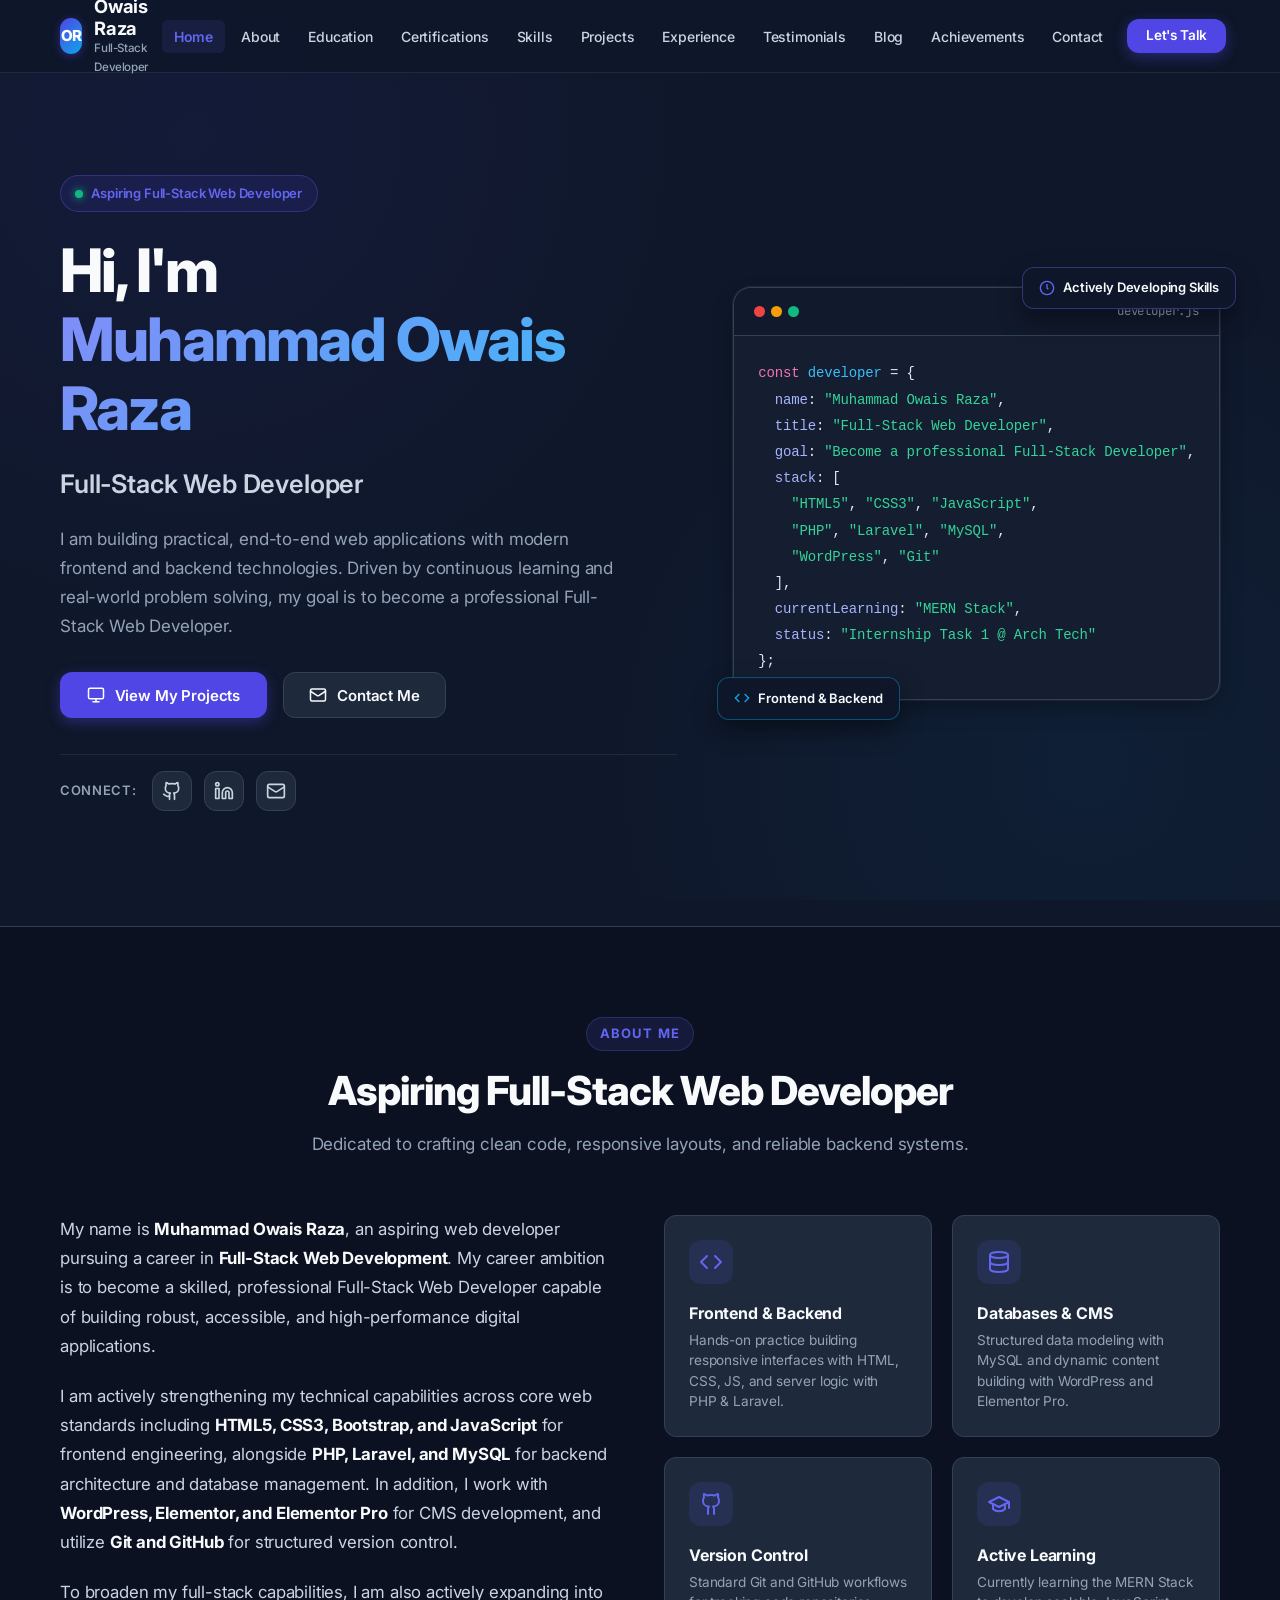
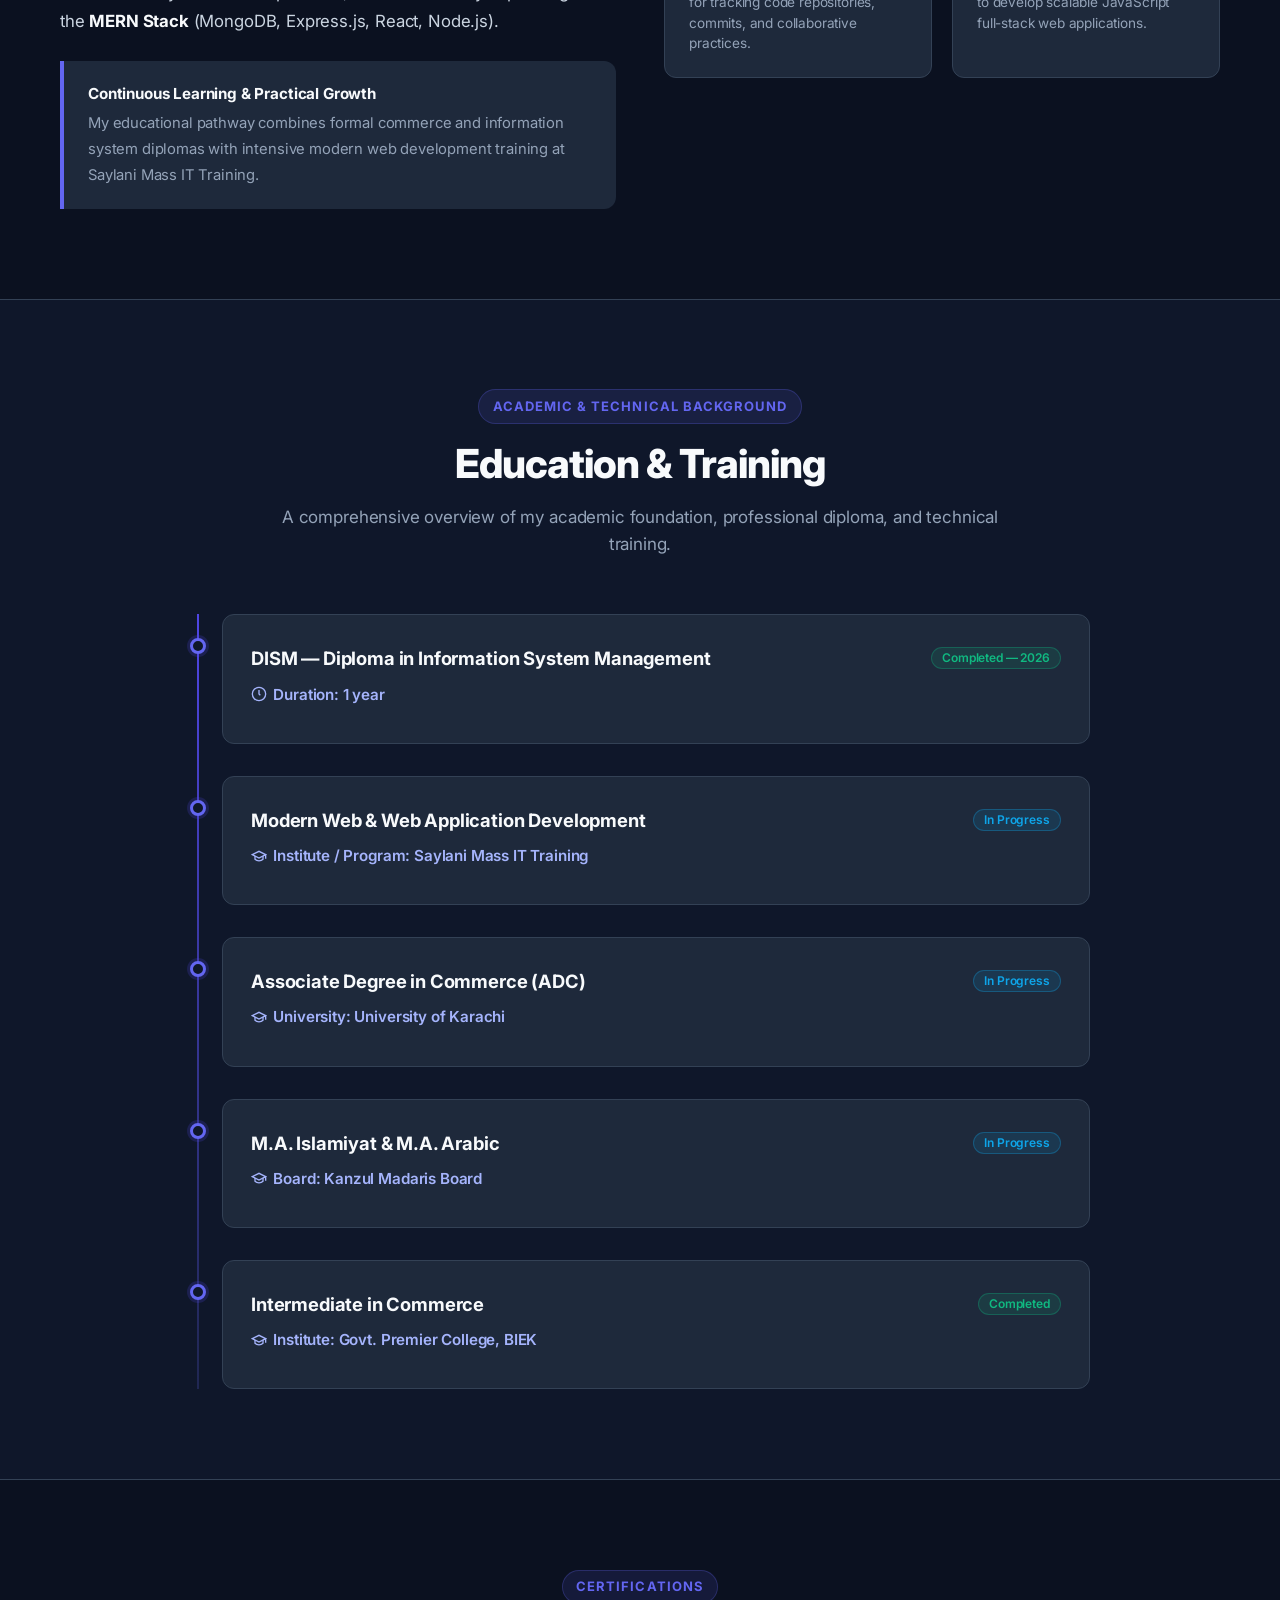
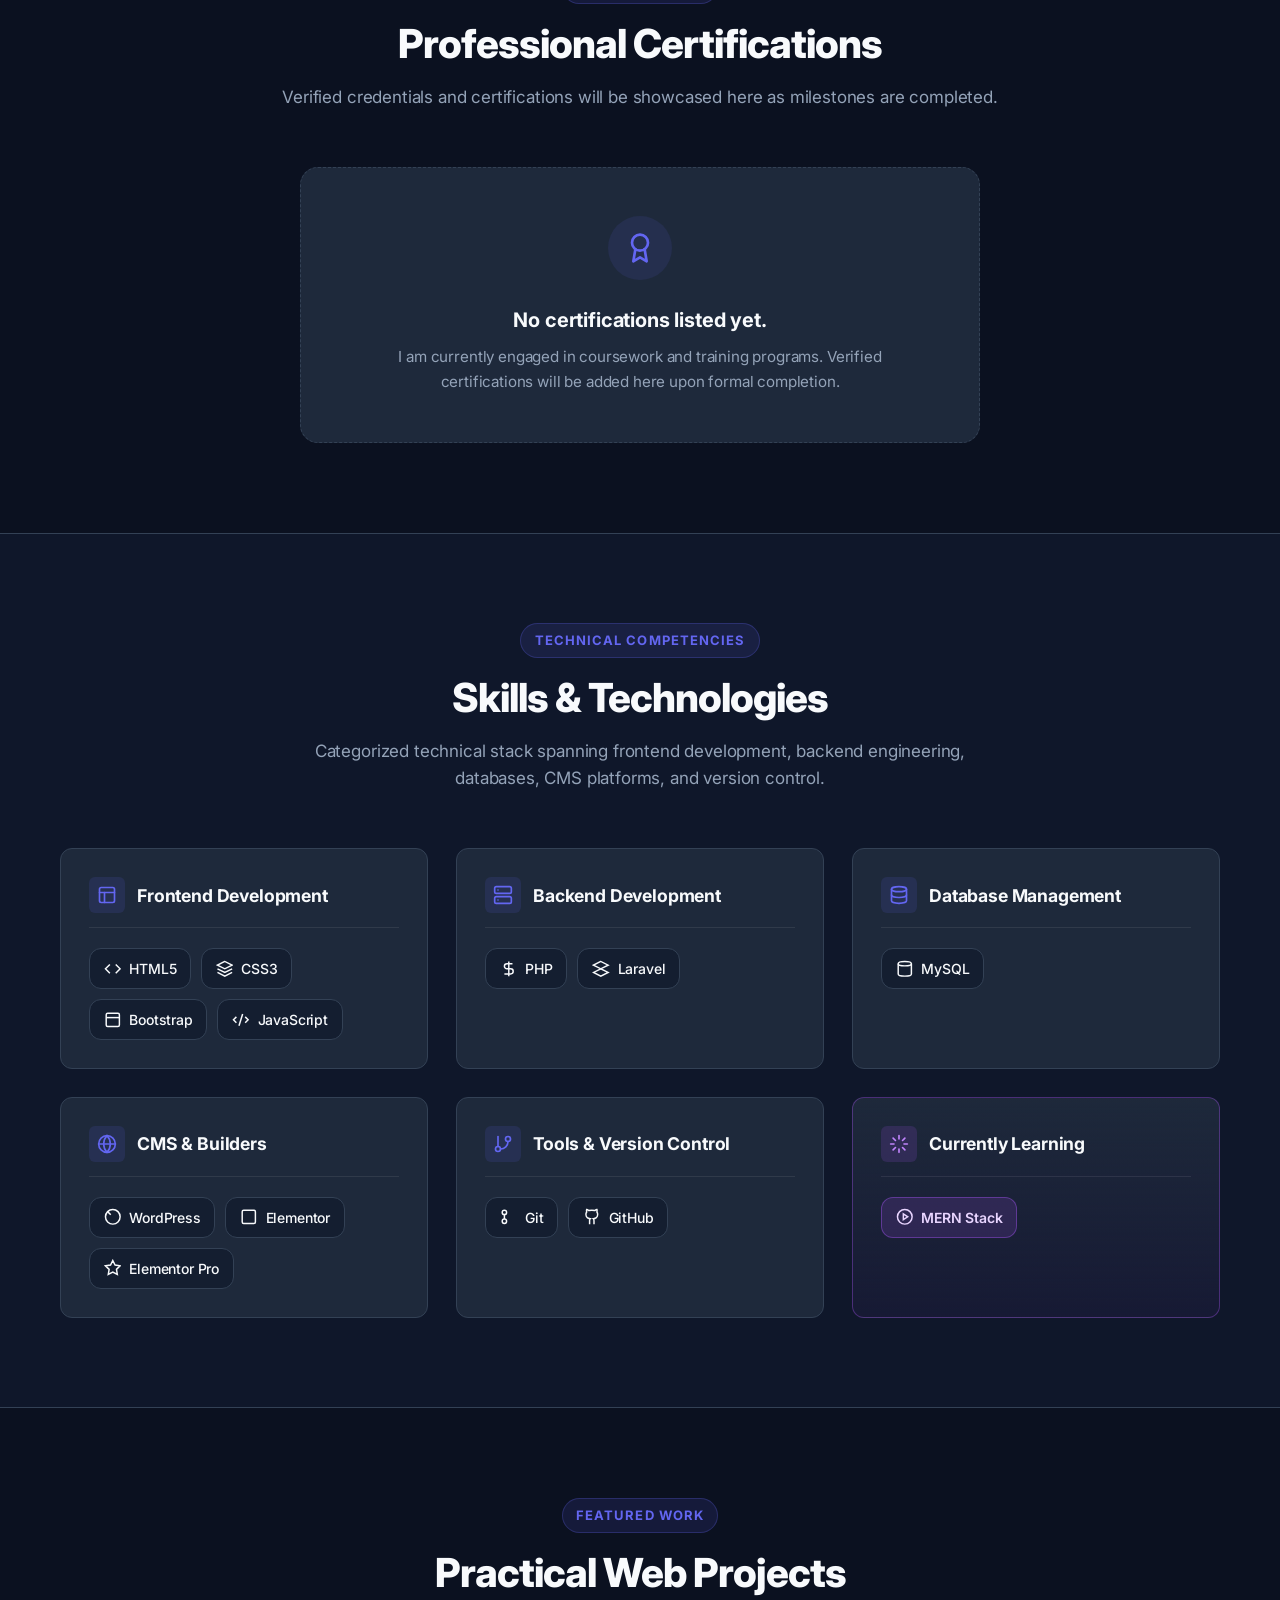
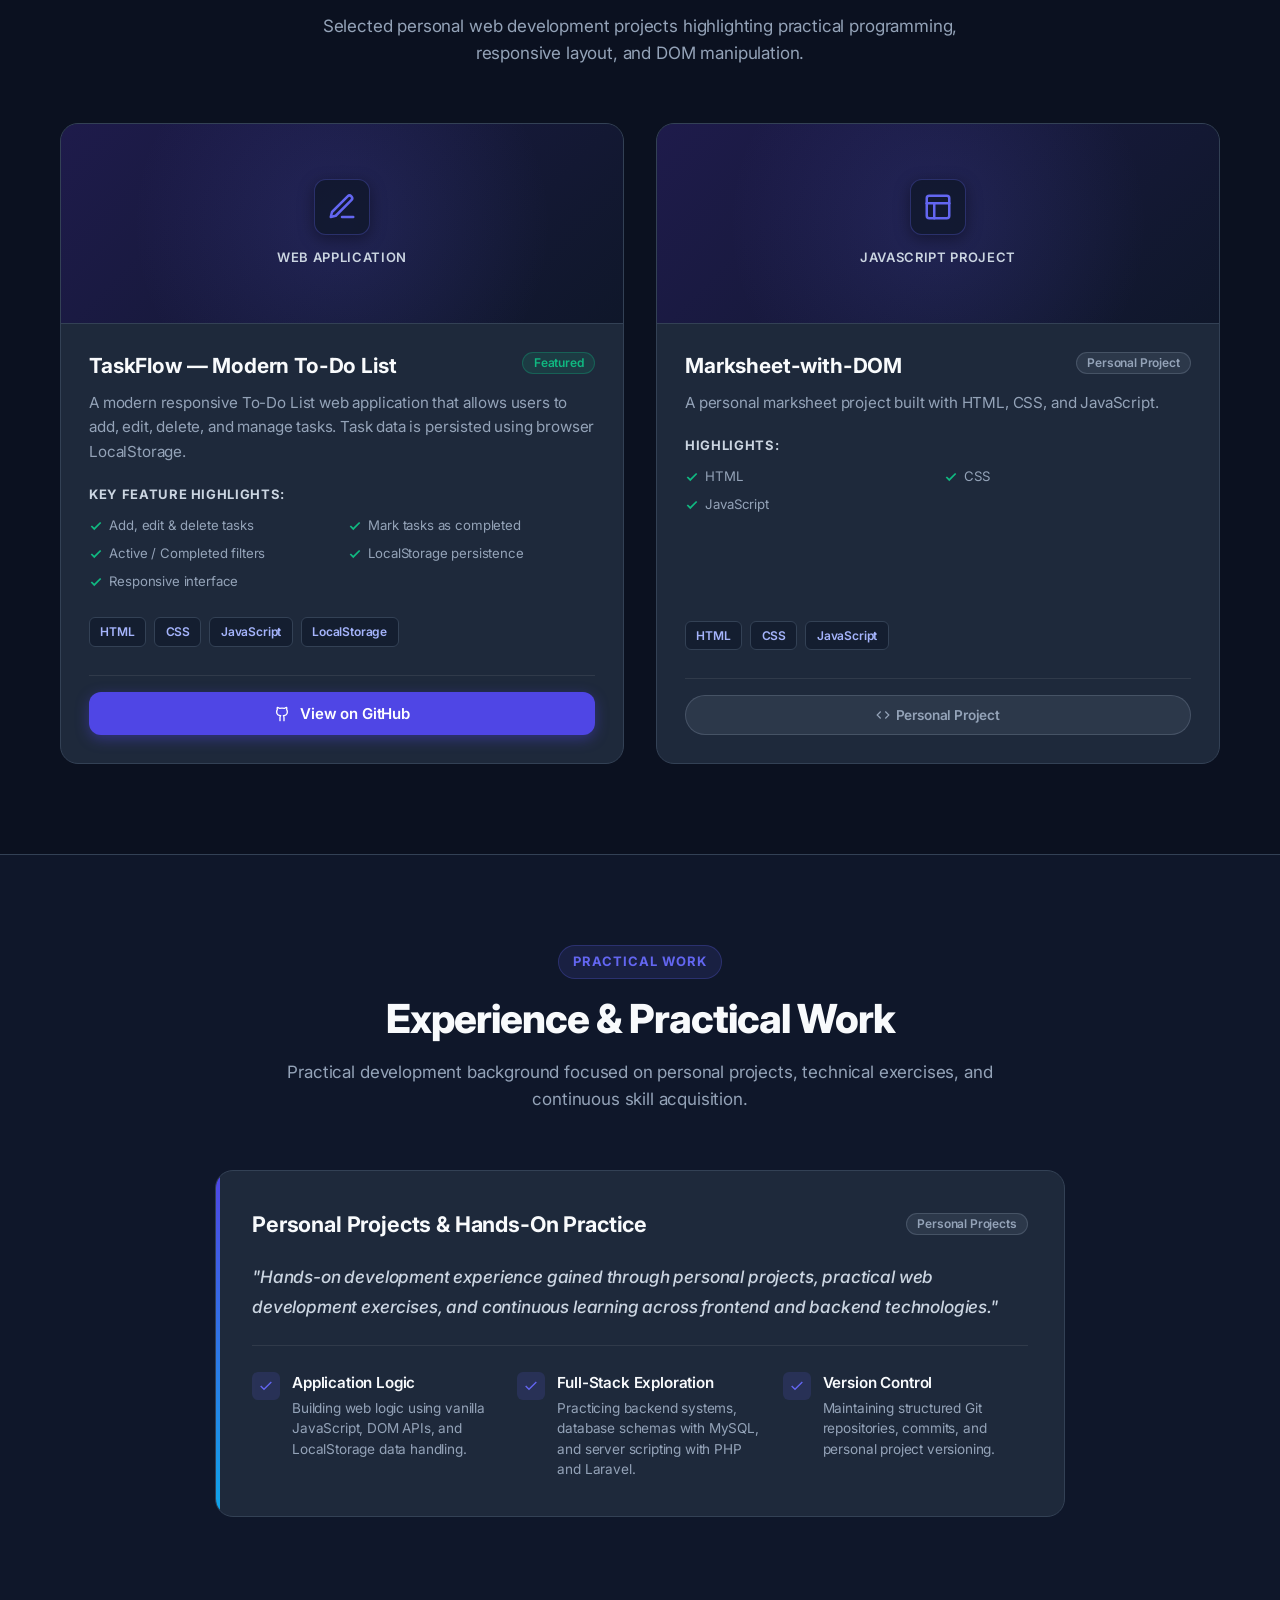
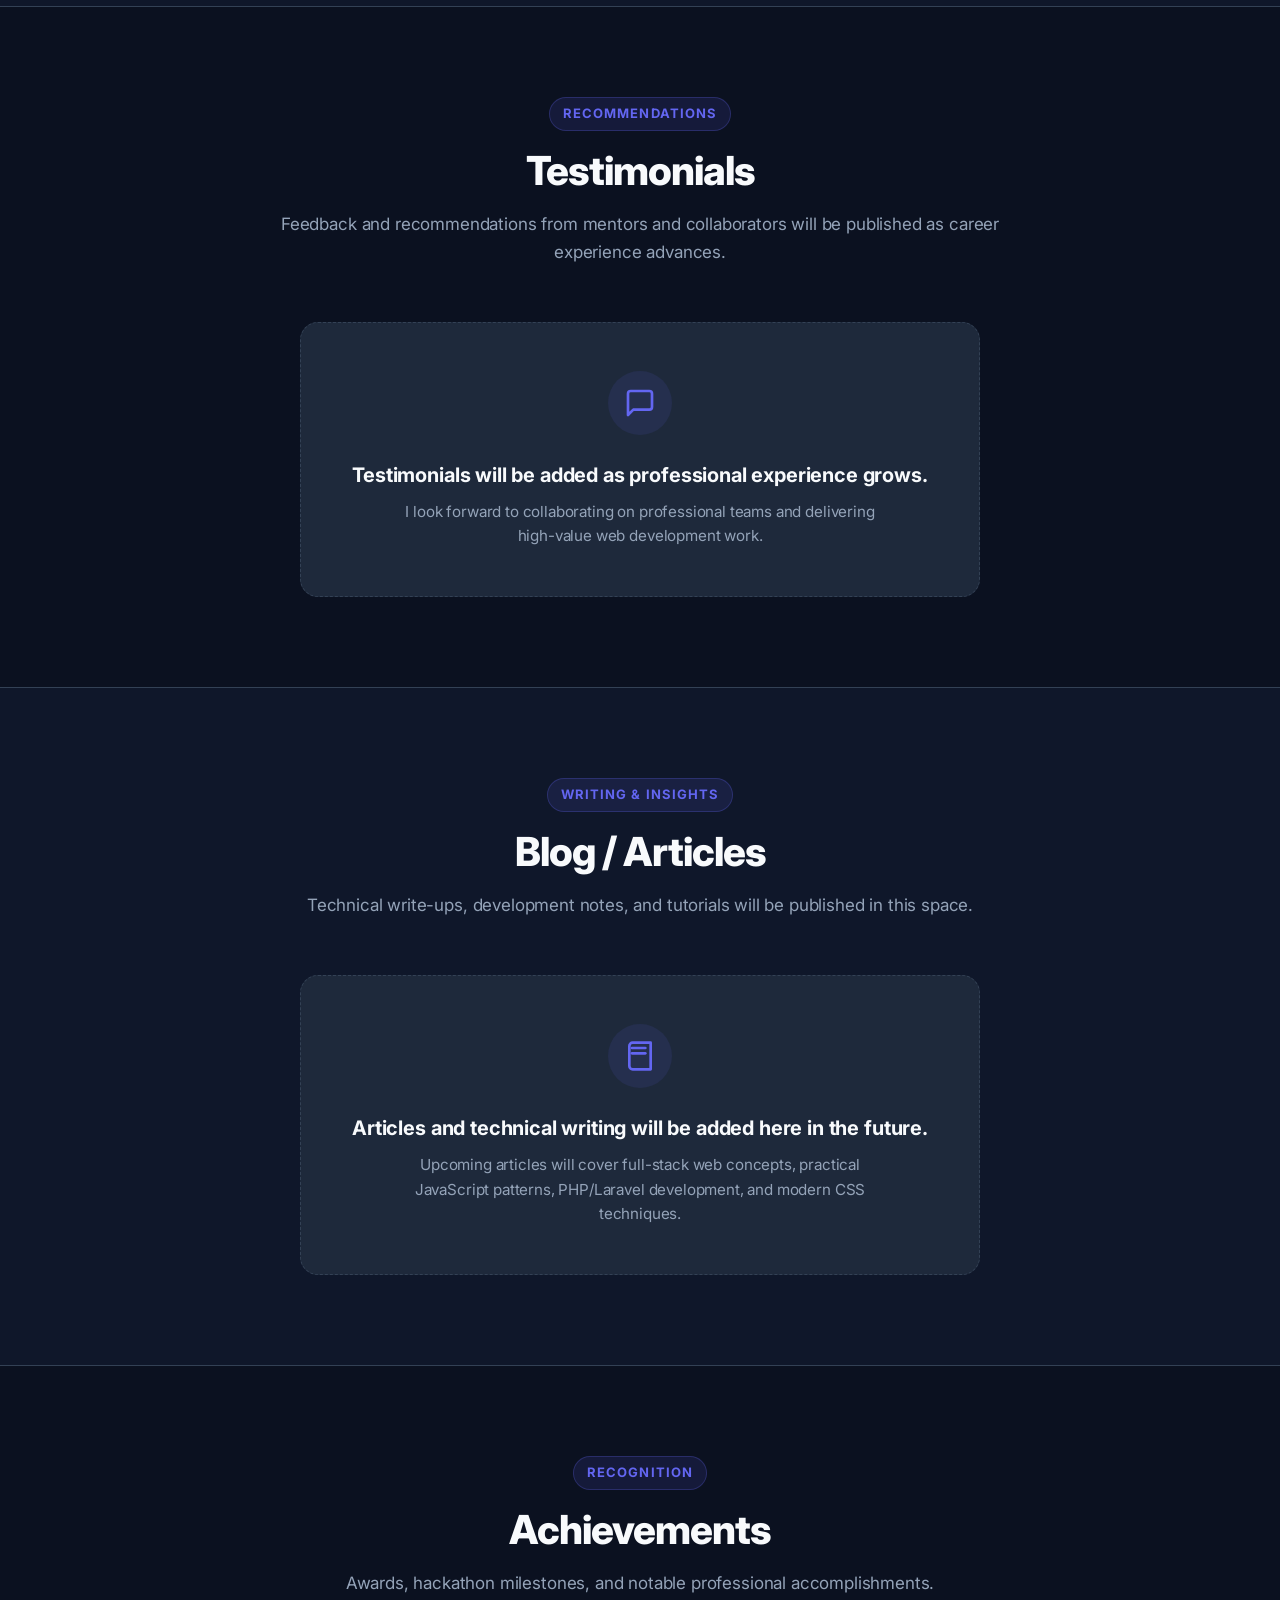
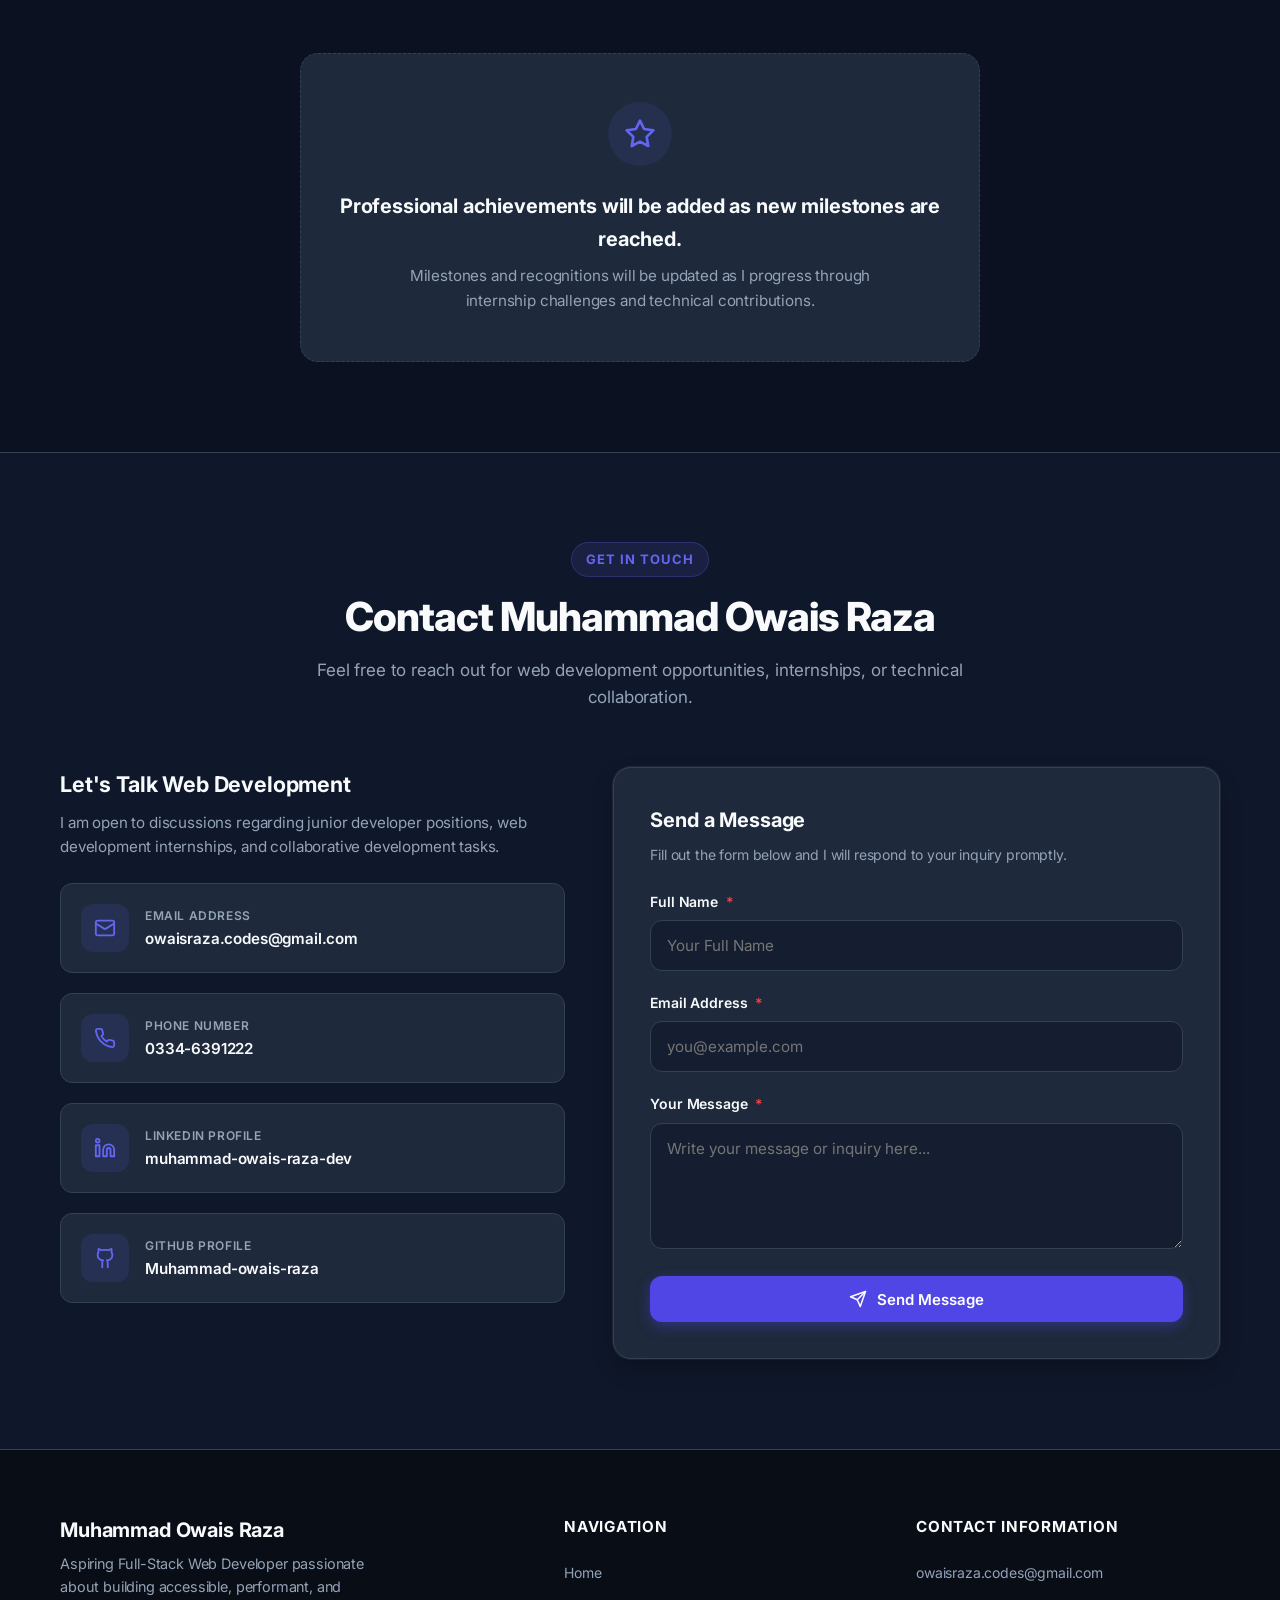
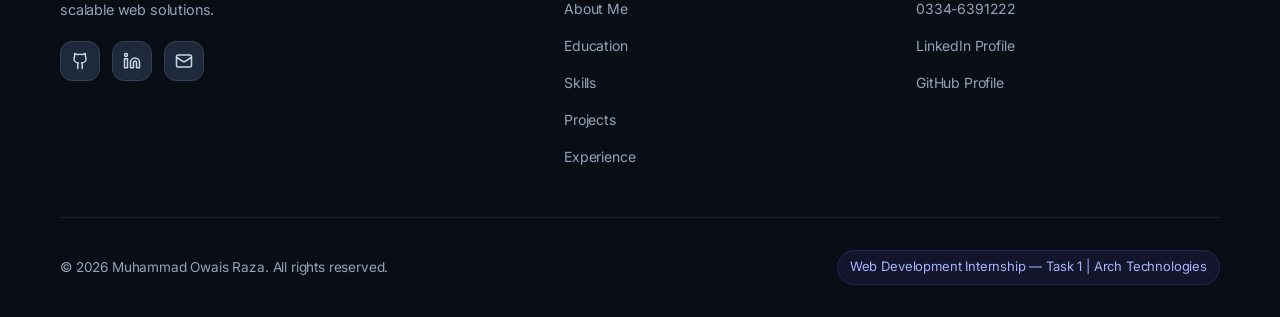
<file: index.html>
<!DOCTYPE html>
<html lang="en">
<head>
  <meta charset="UTF-8">
  <meta name="viewport" content="width=device-width, initial-scale=1.0">
  <meta http-equiv="X-UA-Compatible" content="ie=edge">
  <title>Muhammad Owais Raza | Full-Stack Web Developer</title>
  <meta name="description" content="Personal portfolio of Muhammad Owais Raza, an aspiring Full-Stack Web Developer building practical web applications with modern frontend and backend technologies. Created for Arch Technologies Internship Task 1.">
  <meta name="author" content="Muhammad Owais Raza">
  <meta name="theme-color" content="#0F172A">
  <meta name="robots" content="index, follow">

  <!-- Open Graph / Social Meta -->
  <meta property="og:title" content="Muhammad Owais Raza | Full-Stack Web Developer">
  <meta property="og:description" content="Personal portfolio of Muhammad Owais Raza, an aspiring Full-Stack Web Developer.">
  <meta property="og:type" content="website">

  <!-- Google Font: Inter (with preconnect) -->
  <link rel="preconnect" href="https://fonts.googleapis.com">
  <link rel="preconnect" href="https://fonts.gstatic.com" crossorigin>
  <link href="https://fonts.googleapis.com/css2?family=Inter:wght@400;500;600;700;800&family=JetBrains+Mono:wght@400;500&display=swap" rel="stylesheet">

  <!-- Stylesheet -->
  <link rel="stylesheet" href="css/style.css">
</head>
<body>
  <!-- Accessible Skip Link -->
  <a href="#main-content" class="skip-link">Skip to main content</a>

  <!-- =========================================================================
       1. Header & Sticky Navigation
       ========================================================================= -->
  <header class="site-header" role="banner">
    <div class="container nav-container">
      <a href="#home" class="brand" aria-label="Muhammad Owais Raza - Home">
        <div class="brand-icon" aria-hidden="true">OR</div>
        <div class="brand-title">
          <span class="brand-name">Owais Raza</span>
          <span class="brand-role">Full-Stack Developer</span>
        </div>
      </a>

      <!-- Mobile Navigation Toggle Button -->
      <button class="nav-toggle" aria-expanded="false" aria-label="Open main menu" aria-controls="primary-nav">
        <span class="hamburger-line" aria-hidden="true"></span>
        <span class="hamburger-line" aria-hidden="true"></span>
        <span class="hamburger-line" aria-hidden="true"></span>
      </button>

      <!-- Primary Navigation Menu -->
      <nav id="primary-nav" class="nav-menu" aria-label="Primary Navigation">
        <li class="nav-item"><a href="#home" class="nav-link active">Home</a></li>
        <li class="nav-item"><a href="#about" class="nav-link">About</a></li>
        <li class="nav-item"><a href="#education" class="nav-link">Education</a></li>
        <li class="nav-item"><a href="#certifications" class="nav-link">Certifications</a></li>
        <li class="nav-item"><a href="#skills" class="nav-link">Skills</a></li>
        <li class="nav-item"><a href="#projects" class="nav-link">Projects</a></li>
        <li class="nav-item"><a href="#experience" class="nav-link">Experience</a></li>
        <li class="nav-item"><a href="#testimonials" class="nav-link">Testimonials</a></li>
        <li class="nav-item"><a href="#blog" class="nav-link">Blog</a></li>
        <li class="nav-item"><a href="#achievements" class="nav-link">Achievements</a></li>
        <li class="nav-item"><a href="#contact" class="nav-link">Contact</a></li>
        <li class="nav-cta">
          <a href="#contact" class="btn btn-primary" style="padding: 0.55rem 1.1rem; font-size: 0.85rem;">Let's Talk</a>
        </li>
      </nav>
    </div>
  </header>

  <!-- Mobile Backdrop Overlay -->
  <div class="nav-backdrop" aria-hidden="true"></div>

  <!-- Main Content Wrapper -->
  <main id="main-content" role="main">

    <!-- =======================================================================
         2. Hero / Introduction Section
         ======================================================================= -->
    <section id="home" class="hero" aria-labelledby="hero-heading">
      <div class="container hero-grid">
        <div class="hero-content">
          <div class="hero-badge">
            <span class="status-dot" aria-hidden="true"></span>
            <span>Aspiring Full-Stack Web Developer</span>
          </div>
          <h1 id="hero-heading" class="hero-title">
            Hi, I'm <span class="highlight">Muhammad Owais Raza</span>
          </h1>
          <h2 class="hero-role">Full-Stack Web Developer</h2>
          <p class="hero-description">
            I am building practical, end-to-end web applications with modern frontend and backend technologies. Driven by continuous learning and real-world problem solving, my goal is to become a professional Full-Stack Web Developer.
          </p>

          <div class="btn-group hero-actions">
            <a href="#projects" class="btn btn-primary">
              <svg width="18" height="18" viewBox="0 0 24 24" fill="none" stroke="currentColor" stroke-width="2" stroke-linecap="round" stroke-linejoin="round" aria-hidden="true"><rect width="20" height="14" x="2" y="3" rx="2"/><line x1="8" x2="16" y1="21" y2="21"/><line x1="12" x2="12" y1="17" y2="21"/></svg>
              View My Projects
            </a>
            <a href="#contact" class="btn btn-secondary">
              <svg width="18" height="18" viewBox="0 0 24 24" fill="none" stroke="currentColor" stroke-width="2" stroke-linecap="round" stroke-linejoin="round" aria-hidden="true"><rect width="20" height="16" x="2" y="4" rx="2"/><path d="m22 7-8.97 5.7a1.94 1.94 0 0 1-2.06 0L2 7"/></svg>
              Contact Me
            </a>
          </div>

          <div class="hero-socials">
            <span class="social-label">Connect:</span>
            <div class="social-links">
              <a href="https://github.com/Muhammad-owais-raza" target="_blank" rel="noopener noreferrer" class="social-link" aria-label="Visit Muhammad Owais Raza's GitHub profile">
                <svg width="20" height="20" viewBox="0 0 24 24" fill="none" stroke="currentColor" stroke-width="2" stroke-linecap="round" stroke-linejoin="round" aria-hidden="true"><path d="M15 22v-4a4.8 4.8 0 0 0-1-3.5c3 0 6-2 6-5.5.08-1.25-.27-2.48-1-3.5.28-1.15.28-2.35 0-3.5 0 0-1 0-3 1.5-2.64-.5-5.36-.5-8 0C6 2 5 2 5 2c-.3 1.15-.3 2.35 0 3.5A5.403 5.403 0 0 0 4 9c0 3.5 3 5.5 6 5.5-.39.49-.68 1.05-.85 1.65-.17.6-.22 1.23-.15 1.85v4"/><path d="M9 18c-4.51 2-5-2-7-2"/></svg>
              </a>
              <a href="https://www.linkedin.com/in/muhammad-owais-raza-dev/" target="_blank" rel="noopener noreferrer" class="social-link" aria-label="Visit Muhammad Owais Raza's LinkedIn profile">
                <svg width="20" height="20" viewBox="0 0 24 24" fill="none" stroke="currentColor" stroke-width="2" stroke-linecap="round" stroke-linejoin="round" aria-hidden="true"><path d="M16 8a6 6 0 0 1 6 6v7h-4v-7a2 2 0 0 0-2-2 2 2 0 0 0-2 2v7h-4v-7a6 6 0 0 1 6-6z"/><rect width="4" height="12" x="2" y="9"/><circle cx="4" cy="4" r="2"/></svg>
              </a>
              <a href="mailto:owaisraza.codes@gmail.com" class="social-link" aria-label="Send email to Muhammad Owais Raza">
                <svg width="20" height="20" viewBox="0 0 24 24" fill="none" stroke="currentColor" stroke-width="2" stroke-linecap="round" stroke-linejoin="round" aria-hidden="true"><rect width="20" height="16" x="2" y="4" rx="2"/><path d="m22 7-8.97 5.7a1.94 1.94 0 0 1-2.06 0L2 7"/></svg>
              </a>
            </div>
          </div>
        </div>

        <!-- Interactive Hero Visual Code Card -->
        <div class="hero-visual" aria-hidden="true">
          <div class="code-window">
            <div class="code-header">
              <div class="window-dots">
                <span class="window-dot dot-red"></span>
                <span class="window-dot dot-yellow"></span>
                <span class="window-dot dot-green"></span>
              </div>
              <span class="window-title">developer.js</span>
            </div>
            <pre class="code-content"><code><span class="code-keyword">const</span> <span class="code-variable">developer</span> = {
  <span class="code-property">name</span>: <span class="code-string">"Muhammad Owais Raza"</span>,
  <span class="code-property">title</span>: <span class="code-string">"Full-Stack Web Developer"</span>,
  <span class="code-property">goal</span>: <span class="code-string">"Become a professional Full-Stack Developer"</span>,
  <span class="code-property">stack</span>: [
    <span class="code-string">"HTML5"</span>, <span class="code-string">"CSS3"</span>, <span class="code-string">"JavaScript"</span>,
    <span class="code-string">"PHP"</span>, <span class="code-string">"Laravel"</span>, <span class="code-string">"MySQL"</span>,
    <span class="code-string">"WordPress"</span>, <span class="code-string">"Git"</span>
  ],
  <span class="code-property">currentLearning</span>: <span class="code-string">"MERN Stack"</span>,
  <span class="code-property">status</span>: <span class="code-string">"Internship Task 1 @ Arch Tech"</span>
};</code></pre>
          </div>

          <!-- Floating Badges -->
          <div class="floating-pill pill-1">
            <svg width="16" height="16" viewBox="0 0 24 24" fill="none" stroke="#6366F1" stroke-width="2"><circle cx="12" cy="12" r="10"/><polyline points="12 6 12 12 14 14"/></svg>
            <span>Actively Developing Skills</span>
          </div>
          <div class="floating-pill pill-2">
            <svg width="16" height="16" viewBox="0 0 24 24" fill="none" stroke="#0EA5E9" stroke-width="2"><polyline points="16 18 22 12 16 6"/><polyline points="8 6 2 12 8 18"/></svg>
            <span>Frontend & Backend</span>
          </div>
        </div>
      </div>
    </section>

    <!-- =======================================================================
         3. About Me Section
         ======================================================================= -->
    <section id="about" class="section section-alt" aria-labelledby="about-heading">
      <div class="container">
        <div class="section-header">
          <span class="section-tag">About Me</span>
          <h2 id="about-heading" class="section-title">Aspiring Full-Stack Web Developer</h2>
          <p class="section-description">
            Dedicated to crafting clean code, responsive layouts, and reliable backend systems.
          </p>
        </div>

        <div class="about-grid">
          <div class="about-text">
            <p>
              My name is <strong>Muhammad Owais Raza</strong>, an aspiring web developer pursuing a career in <strong>Full-Stack Web Development</strong>. My career ambition is to become a skilled, professional Full-Stack Web Developer capable of building robust, accessible, and high-performance digital applications.
            </p>
            <p>
              I am actively strengthening my technical capabilities across core web standards including <strong>HTML5, CSS3, Bootstrap, and JavaScript</strong> for frontend engineering, alongside <strong>PHP, Laravel, and MySQL</strong> for backend architecture and database management. In addition, I work with <strong>WordPress, Elementor, and Elementor Pro</strong> for CMS development, and utilize <strong>Git and GitHub</strong> for structured version control.
            </p>
            <p>
              To broaden my full-stack capabilities, I am also actively expanding into the <strong>MERN Stack</strong> (MongoDB, Express.js, React, Node.js).
            </p>

            <div class="about-highlight-box">
              <h4>Continuous Learning & Practical Growth</h4>
              <p>
                My educational pathway combines formal commerce and information system diplomas with intensive modern web development training at Saylani Mass IT Training.
              </p>
            </div>
          </div>

          <div class="about-cards-grid">
            <div class="about-stat-card">
              <div class="stat-icon-wrapper" aria-hidden="true">
                <svg width="24" height="24" viewBox="0 0 24 24" fill="none" stroke="currentColor" stroke-width="2" stroke-linecap="round" stroke-linejoin="round"><polyline points="16 18 22 12 16 6"/><polyline points="8 6 2 12 8 18"/></svg>
              </div>
              <h3 class="stat-title">Frontend & Backend</h3>
              <p class="stat-desc">Hands-on practice building responsive interfaces with HTML, CSS, JS, and server logic with PHP & Laravel.</p>
            </div>

            <div class="about-stat-card">
              <div class="stat-icon-wrapper" aria-hidden="true">
                <svg width="24" height="24" viewBox="0 0 24 24" fill="none" stroke="currentColor" stroke-width="2" stroke-linecap="round" stroke-linejoin="round"><ellipse cx="12" cy="5" rx="9" ry="3"/><path d="M3 5V19A9 3 0 0 0 21 19V5"/><path d="M3 12A9 3 0 0 0 21 12"/></svg>
              </div>
              <h3 class="stat-title">Databases & CMS</h3>
              <p class="stat-desc">Structured data modeling with MySQL and dynamic content building with WordPress and Elementor Pro.</p>
            </div>

            <div class="about-stat-card">
              <div class="stat-icon-wrapper" aria-hidden="true">
                <svg width="24" height="24" viewBox="0 0 24 24" fill="none" stroke="currentColor" stroke-width="2" stroke-linecap="round" stroke-linejoin="round"><path d="M15 22v-4a4.8 4.8 0 0 0-1-3.5c3 0 6-2 6-5.5.08-1.25-.27-2.48-1-3.5.28-1.15.28-2.35 0-3.5 0 0-1 0-3 1.5-2.64-.5-5.36-.5-8 0C6 2 5 2 5 2c-.3 1.15-.3 2.35 0 3.5A5.403 5.403 0 0 0 4 9c0 3.5 3 5.5 6 5.5-.39.49-.68 1.05-.85 1.65-.17.6-.22 1.23-.15 1.85v4"/></svg>
              </div>
              <h3 class="stat-title">Version Control</h3>
              <p class="stat-desc">Standard Git and GitHub workflows for tracking code repositories, commits, and collaborative practices.</p>
            </div>

            <div class="about-stat-card">
              <div class="stat-icon-wrapper" aria-hidden="true">
                <svg width="24" height="24" viewBox="0 0 24 24" fill="none" stroke="currentColor" stroke-width="2" stroke-linecap="round" stroke-linejoin="round"><path d="M22 10v6M2 10l10-5 10 5-10 5z"/><path d="M6 12v5c3 3 9 3 12 0v-5"/></svg>
              </div>
              <h3 class="stat-title">Active Learning</h3>
              <p class="stat-desc">Currently learning the MERN Stack to develop scalable JavaScript full-stack web applications.</p>
            </div>
          </div>
        </div>
      </div>
    </section>

    <!-- =======================================================================
         4. Education & Background Section
         ======================================================================= -->
    <section id="education" class="section" aria-labelledby="education-heading">
      <div class="container">
        <div class="section-header">
          <span class="section-tag">Academic & Technical Background</span>
          <h2 id="education-heading" class="section-title">Education & Training</h2>
          <p class="section-description">
            A comprehensive overview of my academic foundation, professional diploma, and technical training.
          </p>
        </div>

        <div class="timeline">
          <!-- 1. DISM -->
          <div class="timeline-item">
            <div class="timeline-marker" aria-hidden="true"></div>
            <article class="timeline-card">
              <div class="timeline-header">
                <h3 class="timeline-title">DISM — Diploma in Information System Management</h3>
                <div class="timeline-meta">
                  <span class="badge badge-completed">Completed — 2026</span>
                </div>
              </div>
              <div class="timeline-institute">
                <svg width="16" height="16" viewBox="0 0 24 24" fill="none" stroke="currentColor" stroke-width="2" aria-hidden="true"><circle cx="12" cy="12" r="10"/><polyline points="12 6 12 12 14 14"/></svg>
                <span>Duration: 1 year</span>
              </div>
            </article>
          </div>

          <!-- 2. Modern Web & Web Application Development -->
          <div class="timeline-item">
            <div class="timeline-marker" aria-hidden="true"></div>
            <article class="timeline-card">
              <div class="timeline-header">
                <h3 class="timeline-title">Modern Web & Web Application Development</h3>
                <div class="timeline-meta">
                  <span class="badge badge-in-progress">In Progress</span>
                </div>
              </div>
              <div class="timeline-institute">
                <svg width="16" height="16" viewBox="0 0 24 24" fill="none" stroke="currentColor" stroke-width="2" aria-hidden="true"><path d="M22 10v6M2 10l10-5 10 5-10 5z"/><path d="M6 12v5c3 3 9 3 12 0v-5"/></svg>
                <span>Institute / Program: Saylani Mass IT Training</span>
              </div>
            </article>
          </div>

          <!-- 3. Associate Degree in Commerce -->
          <div class="timeline-item">
            <div class="timeline-marker" aria-hidden="true"></div>
            <article class="timeline-card">
              <div class="timeline-header">
                <h3 class="timeline-title">Associate Degree in Commerce (ADC)</h3>
                <div class="timeline-meta">
                  <span class="badge badge-in-progress">In Progress</span>
                </div>
              </div>
              <div class="timeline-institute">
                <svg width="16" height="16" viewBox="0 0 24 24" fill="none" stroke="currentColor" stroke-width="2" aria-hidden="true"><path d="M22 10v6M2 10l10-5 10 5-10 5z"/><path d="M6 12v5c3 3 9 3 12 0v-5"/></svg>
                <span>University: University of Karachi</span>
              </div>
            </article>
          </div>

          <!-- 4. M.A. Islamiyat & M.A. Arabic -->
          <div class="timeline-item">
            <div class="timeline-marker" aria-hidden="true"></div>
            <article class="timeline-card">
              <div class="timeline-header">
                <h3 class="timeline-title">M.A. Islamiyat & M.A. Arabic</h3>
                <div class="timeline-meta">
                  <span class="badge badge-in-progress">In Progress</span>
                </div>
              </div>
              <div class="timeline-institute">
                <svg width="16" height="16" viewBox="0 0 24 24" fill="none" stroke="currentColor" stroke-width="2" aria-hidden="true"><path d="M22 10v6M2 10l10-5 10 5-10 5z"/><path d="M6 12v5c3 3 9 3 12 0v-5"/></svg>
                <span>Board: Kanzul Madaris Board</span>
              </div>
            </article>
          </div>

          <!-- 5. Intermediate in Commerce -->
          <div class="timeline-item">
            <div class="timeline-marker" aria-hidden="true"></div>
            <article class="timeline-card">
              <div class="timeline-header">
                <h3 class="timeline-title">Intermediate in Commerce</h3>
                <div class="timeline-meta">
                  <span class="badge badge-completed">Completed</span>
                </div>
              </div>
              <div class="timeline-institute">
                <svg width="16" height="16" viewBox="0 0 24 24" fill="none" stroke="currentColor" stroke-width="2" aria-hidden="true"><path d="M22 10v6M2 10l10-5 10 5-10 5z"/><path d="M6 12v5c3 3 9 3 12 0v-5"/></svg>
                <span>Institute: Govt. Premier College, BIEK</span>
              </div>
            </article>
          </div>
        </div>
      </div>
    </section>

    <!-- =======================================================================
         5. Certifications Section (Subtle Intentional Empty State)
         ======================================================================= -->
    <section id="certifications" class="section section-alt" aria-labelledby="certifications-heading">
      <div class="container">
        <div class="section-header">
          <span class="section-tag">Certifications</span>
          <h2 id="certifications-heading" class="section-title">Professional Certifications</h2>
          <p class="section-description">
            Verified credentials and certifications will be showcased here as milestones are completed.
          </p>
        </div>

        <div class="empty-state-card">
          <div class="empty-state-icon" aria-hidden="true">
            <svg width="32" height="32" viewBox="0 0 24 24" fill="none" stroke="currentColor" stroke-width="2" stroke-linecap="round" stroke-linejoin="round"><circle cx="12" cy="8" r="6"/><path d="M15.477 12.89 17 22l-5-3-5 3 1.523-9.11"/></svg>
          </div>
          <h3 class="empty-state-title">No certifications listed yet.</h3>
          <p class="empty-state-text">
            I am currently engaged in coursework and training programs. Verified certifications will be added here upon formal completion.
          </p>
        </div>
      </div>
    </section>

    <!-- =======================================================================
         6. Skills Section
         ======================================================================= -->
    <section id="skills" class="section" aria-labelledby="skills-heading">
      <div class="container">
        <div class="section-header">
          <span class="section-tag">Technical Competencies</span>
          <h2 id="skills-heading" class="section-title">Skills & Technologies</h2>
          <p class="section-description">
            Categorized technical stack spanning frontend development, backend engineering, databases, CMS platforms, and version control.
          </p>
        </div>

        <div class="skills-grid">
          <!-- 1. Frontend -->
          <div class="skill-category-card">
            <div class="skill-category-header">
              <div class="skill-category-icon" aria-hidden="true">
                <svg width="20" height="20" viewBox="0 0 24 24" fill="none" stroke="currentColor" stroke-width="2" stroke-linecap="round" stroke-linejoin="round"><rect width="18" height="18" x="3" y="3" rx="2"/><path d="M3 9h18"/><path d="M9 21V9"/></svg>
              </div>
              <h3 class="skill-category-title">Frontend Development</h3>
            </div>
            <div class="skill-items">
              <span class="skill-badge">
                <svg class="skill-icon-svg" viewBox="0 0 24 24" fill="none" stroke="currentColor" stroke-width="2" aria-hidden="true"><polyline points="16 18 22 12 16 6"/><polyline points="8 6 2 12 8 18"/></svg>
                HTML5
              </span>
              <span class="skill-badge">
                <svg class="skill-icon-svg" viewBox="0 0 24 24" fill="none" stroke="currentColor" stroke-width="2" aria-hidden="true"><polygon points="12 2 2 7 12 12 22 7 12 2"/><polyline points="2 17 12 22 22 17"/><polyline points="2 12 12 17 22 12"/></svg>
                CSS3
              </span>
              <span class="skill-badge">
                <svg class="skill-icon-svg" viewBox="0 0 24 24" fill="none" stroke="currentColor" stroke-width="2" aria-hidden="true"><rect width="18" height="18" x="3" y="3" rx="2"/><path d="M3 9h18"/></svg>
                Bootstrap
              </span>
              <span class="skill-badge">
                <svg class="skill-icon-svg" viewBox="0 0 24 24" fill="none" stroke="currentColor" stroke-width="2" aria-hidden="true"><path d="m18 16 4-4-4-4"/><path d="m6 8-4 4 4 4"/><path d="m14.5 4-5 16"/></svg>
                JavaScript
              </span>
            </div>
          </div>

          <!-- 2. Backend -->
          <div class="skill-category-card">
            <div class="skill-category-header">
              <div class="skill-category-icon" aria-hidden="true">
                <svg width="20" height="20" viewBox="0 0 24 24" fill="none" stroke="currentColor" stroke-width="2" stroke-linecap="round" stroke-linejoin="round"><rect width="20" height="8" x="2" y="2" rx="2" ry="2"/><rect width="20" height="8" x="2" y="14" rx="2" ry="2"/><line x1="6" x2="6.01" y1="6" y2="6"/><line x1="6" x2="6.01" y1="18" y2="18"/></svg>
              </div>
              <h3 class="skill-category-title">Backend Development</h3>
            </div>
            <div class="skill-items">
              <span class="skill-badge">
                <svg class="skill-icon-svg" viewBox="0 0 24 24" fill="none" stroke="currentColor" stroke-width="2" aria-hidden="true"><path d="M12 2v20"/><path d="M17 5H9.5a3.5 3.5 0 0 0 0 7h5a3.5 3.5 0 0 1 0 7H6"/></svg>
                PHP
              </span>
              <span class="skill-badge">
                <svg class="skill-icon-svg" viewBox="0 0 24 24" fill="none" stroke="currentColor" stroke-width="2" aria-hidden="true"><polygon points="12 2 2 7 12 12 22 7 12 2"/><polygon points="12 12 2 17 12 22 22 17 12 12"/></svg>
                Laravel
              </span>
            </div>
          </div>

          <!-- 3. Database -->
          <div class="skill-category-card">
            <div class="skill-category-header">
              <div class="skill-category-icon" aria-hidden="true">
                <svg width="20" height="20" viewBox="0 0 24 24" fill="none" stroke="currentColor" stroke-width="2" stroke-linecap="round" stroke-linejoin="round"><ellipse cx="12" cy="5" rx="9" ry="3"/><path d="M3 5V19A9 3 0 0 0 21 19V5"/><path d="M3 12A9 3 0 0 0 21 12"/></svg>
              </div>
              <h3 class="skill-category-title">Database Management</h3>
            </div>
            <div class="skill-items">
              <span class="skill-badge">
                <svg class="skill-icon-svg" viewBox="0 0 24 24" fill="none" stroke="currentColor" stroke-width="2" aria-hidden="true"><ellipse cx="12" cy="5" rx="9" ry="3"/><path d="M3 5V19A9 3 0 0 0 21 19V5"/></svg>
                MySQL
              </span>
            </div>
          </div>

          <!-- 4. CMS / Website Development -->
          <div class="skill-category-card">
            <div class="skill-category-header">
              <div class="skill-category-icon" aria-hidden="true">
                <svg width="20" height="20" viewBox="0 0 24 24" fill="none" stroke="currentColor" stroke-width="2" stroke-linecap="round" stroke-linejoin="round"><circle cx="12" cy="12" r="10"/><path d="M12 2a14.5 14.5 0 0 0 0 20 14.5 14.5 0 0 0 0-20"/><path d="M2 12h20"/></svg>
              </div>
              <h3 class="skill-category-title">CMS & Builders</h3>
            </div>
            <div class="skill-items">
              <span class="skill-badge">
                <svg class="skill-icon-svg" viewBox="0 0 24 24" fill="none" stroke="currentColor" stroke-width="2" aria-hidden="true"><circle cx="12" cy="12" r="10"/><path d="m4.93 4.93 4.24 4.24"/></svg>
                WordPress
              </span>
              <span class="skill-badge">
                <svg class="skill-icon-svg" viewBox="0 0 24 24" fill="none" stroke="currentColor" stroke-width="2" aria-hidden="true"><rect width="18" height="18" x="3" y="3" rx="2"/></svg>
                Elementor
              </span>
              <span class="skill-badge">
                <svg class="skill-icon-svg" viewBox="0 0 24 24" fill="none" stroke="currentColor" stroke-width="2" aria-hidden="true"><polygon points="12 2 15.09 8.26 22 9.27 17 14.14 18.18 21.02 12 17.77 5.82 21.02 7 14.14 2 9.27 8.91 8.26 12 2"/></svg>
                Elementor Pro
              </span>
            </div>
          </div>

          <!-- 5. Tools & Version Control -->
          <div class="skill-category-card">
            <div class="skill-category-header">
              <div class="skill-category-icon" aria-hidden="true">
                <svg width="20" height="20" viewBox="0 0 24 24" fill="none" stroke="currentColor" stroke-width="2" stroke-linecap="round" stroke-linejoin="round"><line x1="6" x2="6" y1="3" y2="15"/><circle cx="18" cy="6" r="3"/><circle cx="6" cy="18" r="3"/><path d="M18 9a9 9 0 0 1-9 9"/></svg>
              </div>
              <h3 class="skill-category-title">Tools & Version Control</h3>
            </div>
            <div class="skill-items">
              <span class="skill-badge">
                <svg class="skill-icon-svg" viewBox="0 0 24 24" fill="none" stroke="currentColor" stroke-width="2" aria-hidden="true"><circle cx="6" cy="6" r="3"/><circle cx="6" cy="18" r="3"/><line x1="6" x2="6" y1="9" y2="15"/></svg>
                Git
              </span>
              <span class="skill-badge">
                <svg class="skill-icon-svg" viewBox="0 0 24 24" fill="none" stroke="currentColor" stroke-width="2" aria-hidden="true"><path d="M15 22v-4a4.8 4.8 0 0 0-1-3.5c3 0 6-2 6-5.5.08-1.25-.27-2.48-1-3.5.28-1.15.28-2.35 0-3.5 0 0-1 0-3 1.5-2.64-.5-5.36-.5-8 0C6 2 5 2 5 2c-.3 1.15-.3 2.35 0 3.5A5.403 5.403 0 0 0 4 9c0 3.5 3 5.5 6 5.5-.39.49-.68 1.05-.85 1.65-.17.6-.22 1.23-.15 1.85v4"/></svg>
                GitHub
              </span>
            </div>
          </div>

          <!-- 6. Currently Learning -->
          <div class="skill-category-card learning-card">
            <div class="skill-category-header">
              <div class="skill-category-icon" aria-hidden="true">
                <svg width="20" height="20" viewBox="0 0 24 24" fill="none" stroke="currentColor" stroke-width="2" stroke-linecap="round" stroke-linejoin="round"><path d="M12 2v4"/><path d="m4.93 4.93 2.83 2.83"/><path d="M2 12h4"/><path d="m4.93 19.07 2.83-2.83"/><path d="M12 22v-4"/><path d="m19.07 19.07-2.83-2.83"/><path d="M22 12h-4"/><path d="m19.07 4.93-2.83 2.83"/></svg>
              </div>
              <h3 class="skill-category-title">Currently Learning</h3>
            </div>
            <div class="skill-items">
              <span class="skill-badge" style="border-color: rgba(168, 85, 247, 0.4); background: rgba(168, 85, 247, 0.15); color: #E9D5FF; font-weight: 600;">
                <svg class="skill-icon-svg" viewBox="0 0 24 24" fill="none" stroke="currentColor" stroke-width="2" aria-hidden="true"><circle cx="12" cy="12" r="10"/><polygon points="10 8 16 12 10 16 10 8"/></svg>
                MERN Stack
              </span>
            </div>
          </div>
        </div>
      </div>
    </section>

    <!-- =======================================================================
         7. Projects Section
         ======================================================================= -->
    <section id="projects" class="section section-alt" aria-labelledby="projects-heading">
      <div class="container">
        <div class="section-header">
          <span class="section-tag">Featured Work</span>
          <h2 id="projects-heading" class="section-title">Practical Web Projects</h2>
          <p class="section-description">
            Selected personal web development projects highlighting practical programming, responsive layout, and DOM manipulation.
          </p>
        </div>

        <div class="projects-grid">
          <!-- Project 1: TaskFlow -->
          <article class="project-card">
            <div class="project-preview">
              <div class="project-preview-mockup">
                <div class="preview-icon">
                  <svg width="100%" height="100%" viewBox="0 0 24 24" fill="none" stroke="currentColor" stroke-width="2" stroke-linecap="round" stroke-linejoin="round" aria-hidden="true"><path d="M12 20h9"/><path d="M16.5 3.5a2.12 2.12 0 0 1 3 3L7 19l-4 1 1-4Z"/></svg>
                </div>
                <span class="preview-label">Web Application</span>
              </div>
            </div>

            <div class="project-body">
              <div class="project-header">
                <h3 class="project-title">TaskFlow — Modern To-Do List</h3>
                <span class="badge badge-completed">Featured</span>
              </div>

              <p class="project-description">
                A modern responsive To-Do List web application that allows users to add, edit, delete, and manage tasks. Task data is persisted using browser LocalStorage.
              </p>

              <div class="project-features">
                <h4 class="features-heading">Key Feature Highlights:</h4>
                <ul class="feature-list">
                  <li class="feature-item">
                    <svg width="14" height="14" viewBox="0 0 24 24" fill="none" stroke="currentColor" stroke-width="3" aria-hidden="true"><polyline points="20 6 9 17 4 12"/></svg>
                    <span>Add, edit & delete tasks</span>
                  </li>
                  <li class="feature-item">
                    <svg width="14" height="14" viewBox="0 0 24 24" fill="none" stroke="currentColor" stroke-width="3" aria-hidden="true"><polyline points="20 6 9 17 4 12"/></svg>
                    <span>Mark tasks as completed</span>
                  </li>
                  <li class="feature-item">
                    <svg width="14" height="14" viewBox="0 0 24 24" fill="none" stroke="currentColor" stroke-width="3" aria-hidden="true"><polyline points="20 6 9 17 4 12"/></svg>
                    <span>Active / Completed filters</span>
                  </li>
                  <li class="feature-item">
                    <svg width="14" height="14" viewBox="0 0 24 24" fill="none" stroke="currentColor" stroke-width="3" aria-hidden="true"><polyline points="20 6 9 17 4 12"/></svg>
                    <span>LocalStorage persistence</span>
                  </li>
                  <li class="feature-item">
                    <svg width="14" height="14" viewBox="0 0 24 24" fill="none" stroke="currentColor" stroke-width="3" aria-hidden="true"><polyline points="20 6 9 17 4 12"/></svg>
                    <span>Responsive interface</span>
                  </li>
                </ul>
              </div>

              <div class="project-tech">
                <span class="tech-tag">HTML</span>
                <span class="tech-tag">CSS</span>
                <span class="tech-tag">JavaScript</span>
                <span class="tech-tag">LocalStorage</span>
              </div>

              <div class="project-footer">
                <a href="https://github.com/Muhammad-owais-raza/TaskFlow-Modern-To-Do-List---for-Arch-Technologies" target="_blank" rel="noopener noreferrer" class="btn btn-primary" style="width: 100%;">
                  <svg width="16" height="16" viewBox="0 0 24 24" fill="none" stroke="currentColor" stroke-width="2" stroke-linecap="round" stroke-linejoin="round" aria-hidden="true"><path d="M15 22v-4a4.8 4.8 0 0 0-1-3.5c3 0 6-2 6-5.5.08-1.25-.27-2.48-1-3.5.28-1.15.28-2.35 0-3.5 0 0-1 0-3 1.5-2.64-.5-5.36-.5-8 0C6 2 5 2 5 2c-.3 1.15-.3 2.35 0 3.5A5.403 5.403 0 0 0 4 9c0 3.5 3 5.5 6 5.5-.39.49-.68 1.05-.85 1.65-.17.6-.22 1.23-.15 1.85v4"/></svg>
                  View on GitHub
                </a>
              </div>
            </div>
          </article>

          <!-- Project 2: Marksheet-with-DOM -->
          <article class="project-card">
            <div class="project-preview">
              <div class="project-preview-mockup">
                <div class="preview-icon">
                  <svg width="100%" height="100%" viewBox="0 0 24 24" fill="none" stroke="currentColor" stroke-width="2" stroke-linecap="round" stroke-linejoin="round" aria-hidden="true"><rect width="18" height="18" x="3" y="3" rx="2"/><line x1="3" x2="21" y1="9" y2="9"/><line x1="9" x2="9" y1="21" y2="9"/></svg>
                </div>
                <span class="preview-label">JavaScript Project</span>
              </div>
            </div>

            <div class="project-body">
              <div class="project-header">
                <h3 class="project-title">Marksheet-with-DOM</h3>
                <span class="badge badge-neutral">Personal Project</span>
              </div>

              <p class="project-description">
                A personal marksheet project built with HTML, CSS, and JavaScript.
              </p>

              <div class="project-features">
                <h4 class="features-heading">Highlights:</h4>
                <ul class="feature-list">
                  <li class="feature-item">
                    <svg width="14" height="14" viewBox="0 0 24 24" fill="none" stroke="currentColor" stroke-width="3" aria-hidden="true"><polyline points="20 6 9 17 4 12"/></svg>
                    <span>HTML</span>
                  </li>
                  <li class="feature-item">
                    <svg width="14" height="14" viewBox="0 0 24 24" fill="none" stroke="currentColor" stroke-width="3" aria-hidden="true"><polyline points="20 6 9 17 4 12"/></svg>
                    <span>CSS</span>
                  </li>
                  <li class="feature-item">
                    <svg width="14" height="14" viewBox="0 0 24 24" fill="none" stroke="currentColor" stroke-width="3" aria-hidden="true"><polyline points="20 6 9 17 4 12"/></svg>
                    <span>JavaScript</span>
                  </li>
                </ul>
              </div>

              <div class="project-tech">
                <span class="tech-tag">HTML</span>
                <span class="tech-tag">CSS</span>
                <span class="tech-tag">JavaScript</span>
              </div>

              <div class="project-footer">
                <div class="badge badge-neutral" style="width: 100%; justify-content: center; padding: 0.75rem; font-size: 0.85rem;">
                  <svg width="14" height="14" viewBox="0 0 24 24" fill="none" stroke="currentColor" stroke-width="2" aria-hidden="true"><polyline points="16 18 22 12 16 6"/><polyline points="8 6 2 12 8 18"/></svg>
                  <span>Personal Project</span>
                </div>
              </div>
            </div>
          </article>
        </div>
      </div>
    </section>

    <!-- =======================================================================
         8. Experience & Practical Work Section
         ======================================================================= -->
    <section id="experience" class="section" aria-labelledby="experience-heading">
      <div class="container">
        <div class="section-header">
          <span class="section-tag">Practical Work</span>
          <h2 id="experience-heading" class="section-title">Experience & Practical Work</h2>
          <p class="section-description">
            Practical development background focused on personal projects, technical exercises, and continuous skill acquisition.
          </p>
        </div>

        <div class="experience-card">
          <div class="experience-header">
            <h3 class="experience-title">Personal Projects & Hands-On Practice</h3>
            <span class="badge badge-neutral">Personal Projects</span>
          </div>

          <p class="experience-quote">
            "Hands-on development experience gained through personal projects, practical web development exercises, and continuous learning across frontend and backend technologies."
          </p>

          <div class="experience-points">
            <div class="exp-point">
              <div class="exp-point-icon" aria-hidden="true">
                <svg width="16" height="16" viewBox="0 0 24 24" fill="none" stroke="currentColor" stroke-width="2"><polyline points="20 6 9 17 4 12"/></svg>
              </div>
              <div class="exp-point-text">
                <h5>Application Logic</h5>
                <p>Building web logic using vanilla JavaScript, DOM APIs, and LocalStorage data handling.</p>
              </div>
            </div>

            <div class="exp-point">
              <div class="exp-point-icon" aria-hidden="true">
                <svg width="16" height="16" viewBox="0 0 24 24" fill="none" stroke="currentColor" stroke-width="2"><polyline points="20 6 9 17 4 12"/></svg>
              </div>
              <div class="exp-point-text">
                <h5>Full-Stack Exploration</h5>
                <p>Practicing backend systems, database schemas with MySQL, and server scripting with PHP and Laravel.</p>
              </div>
            </div>

            <div class="exp-point">
              <div class="exp-point-icon" aria-hidden="true">
                <svg width="16" height="16" viewBox="0 0 24 24" fill="none" stroke="currentColor" stroke-width="2"><polyline points="20 6 9 17 4 12"/></svg>
              </div>
              <div class="exp-point-text">
                <h5>Version Control</h5>
                <p>Maintaining structured Git repositories, commits, and personal project versioning.</p>
              </div>
            </div>
          </div>
        </div>
      </div>
    </section>

    <!-- =======================================================================
         9. Testimonials Section (Intentional Empty State)
         ======================================================================= -->
    <section id="testimonials" class="section section-alt" aria-labelledby="testimonials-heading">
      <div class="container">
        <div class="section-header">
          <span class="section-tag">Recommendations</span>
          <h2 id="testimonials-heading" class="section-title">Testimonials</h2>
          <p class="section-description">
            Feedback and recommendations from mentors and collaborators will be published as career experience advances.
          </p>
        </div>

        <div class="empty-state-card">
          <div class="empty-state-icon" aria-hidden="true">
            <svg width="32" height="32" viewBox="0 0 24 24" fill="none" stroke="currentColor" stroke-width="2" stroke-linecap="round" stroke-linejoin="round"><path d="M21 15a2 2 0 0 1-2 2H7l-4 4V5a2 2 0 0 1 2-2h14a2 2 0 0 1 2 2z"/></svg>
          </div>
          <h3 class="empty-state-title">Testimonials will be added as professional experience grows.</h3>
          <p class="empty-state-text">
            I look forward to collaborating on professional teams and delivering high-value web development work.
          </p>
        </div>
      </div>
    </section>

    <!-- =======================================================================
         10. Blog / Articles Section (Intentional Empty State)
         ======================================================================= -->
    <section id="blog" class="section" aria-labelledby="blog-heading">
      <div class="container">
        <div class="section-header">
          <span class="section-tag">Writing & Insights</span>
          <h2 id="blog-heading" class="section-title">Blog / Articles</h2>
          <p class="section-description">
            Technical write-ups, development notes, and tutorials will be published in this space.
          </p>
        </div>

        <div class="empty-state-card">
          <div class="empty-state-icon" aria-hidden="true">
            <svg width="32" height="32" viewBox="0 0 24 24" fill="none" stroke="currentColor" stroke-width="2" stroke-linecap="round" stroke-linejoin="round"><path d="M4 19.5v-15A2.5 2.5 0 0 1 6.5 2H20v20H6.5a2.5 2.5 0 0 1-2.5-2.5Z"/><path d="M6 6h10"/><path d="M6 10h10"/></svg>
          </div>
          <h3 class="empty-state-title">Articles and technical writing will be added here in the future.</h3>
          <p class="empty-state-text">
            Upcoming articles will cover full-stack web concepts, practical JavaScript patterns, PHP/Laravel development, and modern CSS techniques.
          </p>
        </div>
      </div>
    </section>

    <!-- =======================================================================
         11. Achievements Section (Intentional Empty State)
         ======================================================================= -->
    <section id="achievements" class="section section-alt" aria-labelledby="achievements-heading">
      <div class="container">
        <div class="section-header">
          <span class="section-tag">Recognition</span>
          <h2 id="achievements-heading" class="section-title">Achievements</h2>
          <p class="section-description">
            Awards, hackathon milestones, and notable professional accomplishments.
          </p>
        </div>

        <div class="empty-state-card">
          <div class="empty-state-icon" aria-hidden="true">
            <svg width="32" height="32" viewBox="0 0 24 24" fill="none" stroke="currentColor" stroke-width="2" stroke-linecap="round" stroke-linejoin="round"><polygon points="12 2 15.09 8.26 22 9.27 17 14.14 18.18 21.02 12 17.77 5.82 21.02 7 14.14 2 9.27 8.91 8.26 12 2"/></svg>
          </div>
          <h3 class="empty-state-title">Professional achievements will be added as new milestones are reached.</h3>
          <p class="empty-state-text">
            Milestones and recognitions will be updated as I progress through internship challenges and technical contributions.
          </p>
        </div>
      </div>
    </section>

    <!-- =======================================================================
         12. Contact Section
         ======================================================================= -->
    <section id="contact" class="section" aria-labelledby="contact-heading">
      <div class="container">
        <div class="section-header">
          <span class="section-tag">Get In Touch</span>
          <h2 id="contact-heading" class="section-title">Contact Muhammad Owais Raza</h2>
          <p class="section-description">
            Feel free to reach out for web development opportunities, internships, or technical collaboration.
          </p>
        </div>

        <div class="contact-grid">
          <!-- Direct Contact Details -->
          <div class="contact-info">
            <h3 style="font-size: 1.35rem; font-weight: 700; color: var(--text-color); margin-bottom: 0.5rem;">Let's Talk Web Development</h3>
            <p style="color: var(--muted-text-color); font-size: 0.95rem; line-height: 1.6;">
              I am open to discussions regarding junior developer positions, web development internships, and collaborative development tasks.
            </p>

            <div class="contact-info-list">
              <!-- Email -->
              <a href="mailto:owaisraza.codes@gmail.com" class="contact-card" aria-label="Send email to owaisraza.codes@gmail.com">
                <div class="contact-icon" aria-hidden="true">
                  <svg width="22" height="22" viewBox="0 0 24 24" fill="none" stroke="currentColor" stroke-width="2" stroke-linecap="round" stroke-linejoin="round"><rect width="20" height="16" x="2" y="4" rx="2"/><path d="m22 7-8.97 5.7a1.94 1.94 0 0 1-2.06 0L2 7"/></svg>
                </div>
                <div class="contact-meta">
                  <span class="label">Email Address</span>
                  <span class="value">owaisraza.codes@gmail.com</span>
                </div>
              </a>

              <!-- Phone -->
              <a href="tel:03346391222" class="contact-card" aria-label="Call 0334-6391222">
                <div class="contact-icon" aria-hidden="true">
                  <svg width="22" height="22" viewBox="0 0 24 24" fill="none" stroke="currentColor" stroke-width="2" stroke-linecap="round" stroke-linejoin="round"><path d="M22 16.92v3a2 2 0 0 1-2.18 2 19.79 19.79 0 0 1-8.63-3.07 19.5 19.5 0 0 1-6-6 19.79 19.79 0 0 1-3.07-8.67A2 2 0 0 1 4.11 2h3a2 2 0 0 1 2 1.72 12.84 12.84 0 0 0 .7 2.81 2 2 0 0 1-.45 2.11L8.09 9.91a16 16 0 0 0 6 6l1.27-1.27a2 2 0 0 1 2.11-.45 12.84 12.84 0 0 0 2.81.7A2 2 0 0 1 22 16.92z"/></svg>
                </div>
                <div class="contact-meta">
                  <span class="label">Phone Number</span>
                  <span class="value">0334-6391222</span>
                </div>
              </a>

              <!-- LinkedIn -->
              <a href="https://www.linkedin.com/in/muhammad-owais-raza-dev/" target="_blank" rel="noopener noreferrer" class="contact-card" aria-label="Open LinkedIn Profile">
                <div class="contact-icon" aria-hidden="true">
                  <svg width="22" height="22" viewBox="0 0 24 24" fill="none" stroke="currentColor" stroke-width="2" stroke-linecap="round" stroke-linejoin="round"><path d="M16 8a6 6 0 0 1 6 6v7h-4v-7a2 2 0 0 0-2-2 2 2 0 0 0-2 2v7h-4v-7a6 6 0 0 1 6-6z"/><rect width="4" height="12" x="2" y="9"/><circle cx="4" cy="4" r="2"/></svg>
                </div>
                <div class="contact-meta">
                  <span class="label">LinkedIn Profile</span>
                  <span class="value">muhammad-owais-raza-dev</span>
                </div>
              </a>

              <!-- GitHub -->
              <a href="https://github.com/Muhammad-owais-raza" target="_blank" rel="noopener noreferrer" class="contact-card" aria-label="Open GitHub Profile">
                <div class="contact-icon" aria-hidden="true">
                  <svg width="22" height="22" viewBox="0 0 24 24" fill="none" stroke="currentColor" stroke-width="2" stroke-linecap="round" stroke-linejoin="round"><path d="M15 22v-4a4.8 4.8 0 0 0-1-3.5c3 0 6-2 6-5.5.08-1.25-.27-2.48-1-3.5.28-1.15.28-2.35 0-3.5 0 0-1 0-3 1.5-2.64-.5-5.36-.5-8 0C6 2 5 2 5 2c-.3 1.15-.3 2.35 0 3.5A5.403 5.403 0 0 0 4 9c0 3.5 3 5.5 6 5.5-.39.49-.68 1.05-.85 1.65-.17.6-.22 1.23-.15 1.85v4"/></svg>
                </div>
                <div class="contact-meta">
                  <span class="label">GitHub Profile</span>
                  <span class="value">Muhammad-owais-raza</span>
                </div>
              </a>
            </div>
          </div>

          <!-- Accessible Contact Form -->
          <div class="contact-form-container">
            <div class="form-header">
              <h3>Send a Message</h3>
              <p>Fill out the form below and I will respond to your inquiry promptly.</p>
            </div>

            <form id="contactForm" novalidate aria-label="Contact Message Form">
              <div class="form-group">
                <label for="userName" class="form-label">
                  Full Name <span class="required" aria-hidden="true">*</span>
                </label>
                <input type="text" id="userName" name="userName" class="form-control" placeholder="Your Full Name" required autocomplete="name">
                <div id="nameError" class="form-error" aria-live="polite"></div>
              </div>

              <div class="form-group">
                <label for="userEmail" class="form-label">
                  Email Address <span class="required" aria-hidden="true">*</span>
                </label>
                <input type="email" id="userEmail" name="userEmail" class="form-control" placeholder="you@example.com" required autocomplete="email">
                <div id="emailError" class="form-error" aria-live="polite"></div>
              </div>

              <div class="form-group">
                <label for="userMessage" class="form-label">
                  Your Message <span class="required" aria-hidden="true">*</span>
                </label>
                <textarea id="userMessage" name="userMessage" class="form-control" rows="4" placeholder="Write your message or inquiry here..." required></textarea>
                <div id="messageError" class="form-error" aria-live="polite"></div>
              </div>

              <button type="submit" class="btn btn-primary" style="width: 100%;">
                <svg width="18" height="18" viewBox="0 0 24 24" fill="none" stroke="currentColor" stroke-width="2" stroke-linecap="round" stroke-linejoin="round" aria-hidden="true"><line x1="22" x2="11" y1="2" y2="13"/><polygon points="22 2 15 22 11 13 2 9 22 2"/></svg>
                Send Message
              </button>

              <div id="formStatus" class="form-status" aria-live="polite"></div>
            </form>
          </div>
        </div>
      </div>
    </section>

  </main>

  <!-- =========================================================================
       13. Footer
       ========================================================================= -->
  <footer class="site-footer" role="contentinfo">
    <div class="container">
      <div class="footer-grid">
        <!-- Col 1: Brand & Bio -->
        <div class="footer-brand">
          <h3>Muhammad Owais Raza</h3>
          <p>
            Aspiring Full-Stack Web Developer passionate about building accessible, performant, and scalable web solutions.
          </p>
          <div class="social-links">
            <a href="https://github.com/Muhammad-owais-raza" target="_blank" rel="noopener noreferrer" class="social-link" aria-label="Muhammad Owais Raza on GitHub">
              <svg width="18" height="18" viewBox="0 0 24 24" fill="none" stroke="currentColor" stroke-width="2" stroke-linecap="round" stroke-linejoin="round" aria-hidden="true"><path d="M15 22v-4a4.8 4.8 0 0 0-1-3.5c3 0 6-2 6-5.5.08-1.25-.27-2.48-1-3.5.28-1.15.28-2.35 0-3.5 0 0-1 0-3 1.5-2.64-.5-5.36-.5-8 0C6 2 5 2 5 2c-.3 1.15-.3 2.35 0 3.5A5.403 5.403 0 0 0 4 9c0 3.5 3 5.5 6 5.5-.39.49-.68 1.05-.85 1.65-.17.6-.22 1.23-.15 1.85v4"/></svg>
            </a>
            <a href="https://www.linkedin.com/in/muhammad-owais-raza-dev/" target="_blank" rel="noopener noreferrer" class="social-link" aria-label="Muhammad Owais Raza on LinkedIn">
              <svg width="18" height="18" viewBox="0 0 24 24" fill="none" stroke="currentColor" stroke-width="2" stroke-linecap="round" stroke-linejoin="round" aria-hidden="true"><path d="M16 8a6 6 0 0 1 6 6v7h-4v-7a2 2 0 0 0-2-2 2 2 0 0 0-2 2v7h-4v-7a6 6 0 0 1 6-6z"/><rect width="4" height="12" x="2" y="9"/><circle cx="4" cy="4" r="2"/></svg>
            </a>
            <a href="mailto:owaisraza.codes@gmail.com" class="social-link" aria-label="Email Muhammad Owais Raza">
              <svg width="18" height="18" viewBox="0 0 24 24" fill="none" stroke="currentColor" stroke-width="2" stroke-linecap="round" stroke-linejoin="round" aria-hidden="true"><rect width="20" height="16" x="2" y="4" rx="2"/><path d="m22 7-8.97 5.7a1.94 1.94 0 0 1-2.06 0L2 7"/></svg>
            </a>
          </div>
        </div>

        <!-- Col 2: Quick Links -->
        <div class="footer-col">
          <h4>Navigation</h4>
          <ul class="footer-links">
            <li><a href="#home" class="footer-link">Home</a></li>
            <li><a href="#about" class="footer-link">About Me</a></li>
            <li><a href="#education" class="footer-link">Education</a></li>
            <li><a href="#skills" class="footer-link">Skills</a></li>
            <li><a href="#projects" class="footer-link">Projects</a></li>
            <li><a href="#experience" class="footer-link">Experience</a></li>
          </ul>
        </div>

        <!-- Col 3: Contact & Direct Connect -->
        <div class="footer-col">
          <h4>Contact Information</h4>
          <ul class="footer-links">
            <li>
              <a href="mailto:owaisraza.codes@gmail.com" class="footer-link">owaisraza.codes@gmail.com</a>
            </li>
            <li>
              <a href="tel:03346391222" class="footer-link">0334-6391222</a>
            </li>
            <li>
              <a href="https://www.linkedin.com/in/muhammad-owais-raza-dev/" target="_blank" rel="noopener noreferrer" class="footer-link">LinkedIn Profile</a>
            </li>
            <li>
              <a href="https://github.com/Muhammad-owais-raza" target="_blank" rel="noopener noreferrer" class="footer-link">GitHub Profile</a>
            </li>
          </ul>
        </div>
      </div>

      <div class="footer-bottom">
        <p class="copyright">&copy; 2026 Muhammad Owais Raza. All rights reserved.</p>
        <span class="internship-note">Web Development Internship — Task 1 | Arch Technologies</span>
      </div>
    </div>
  </footer>

  <!-- Script -->
  <script src="js/script.js"></script>
</body>
</html>
</file>
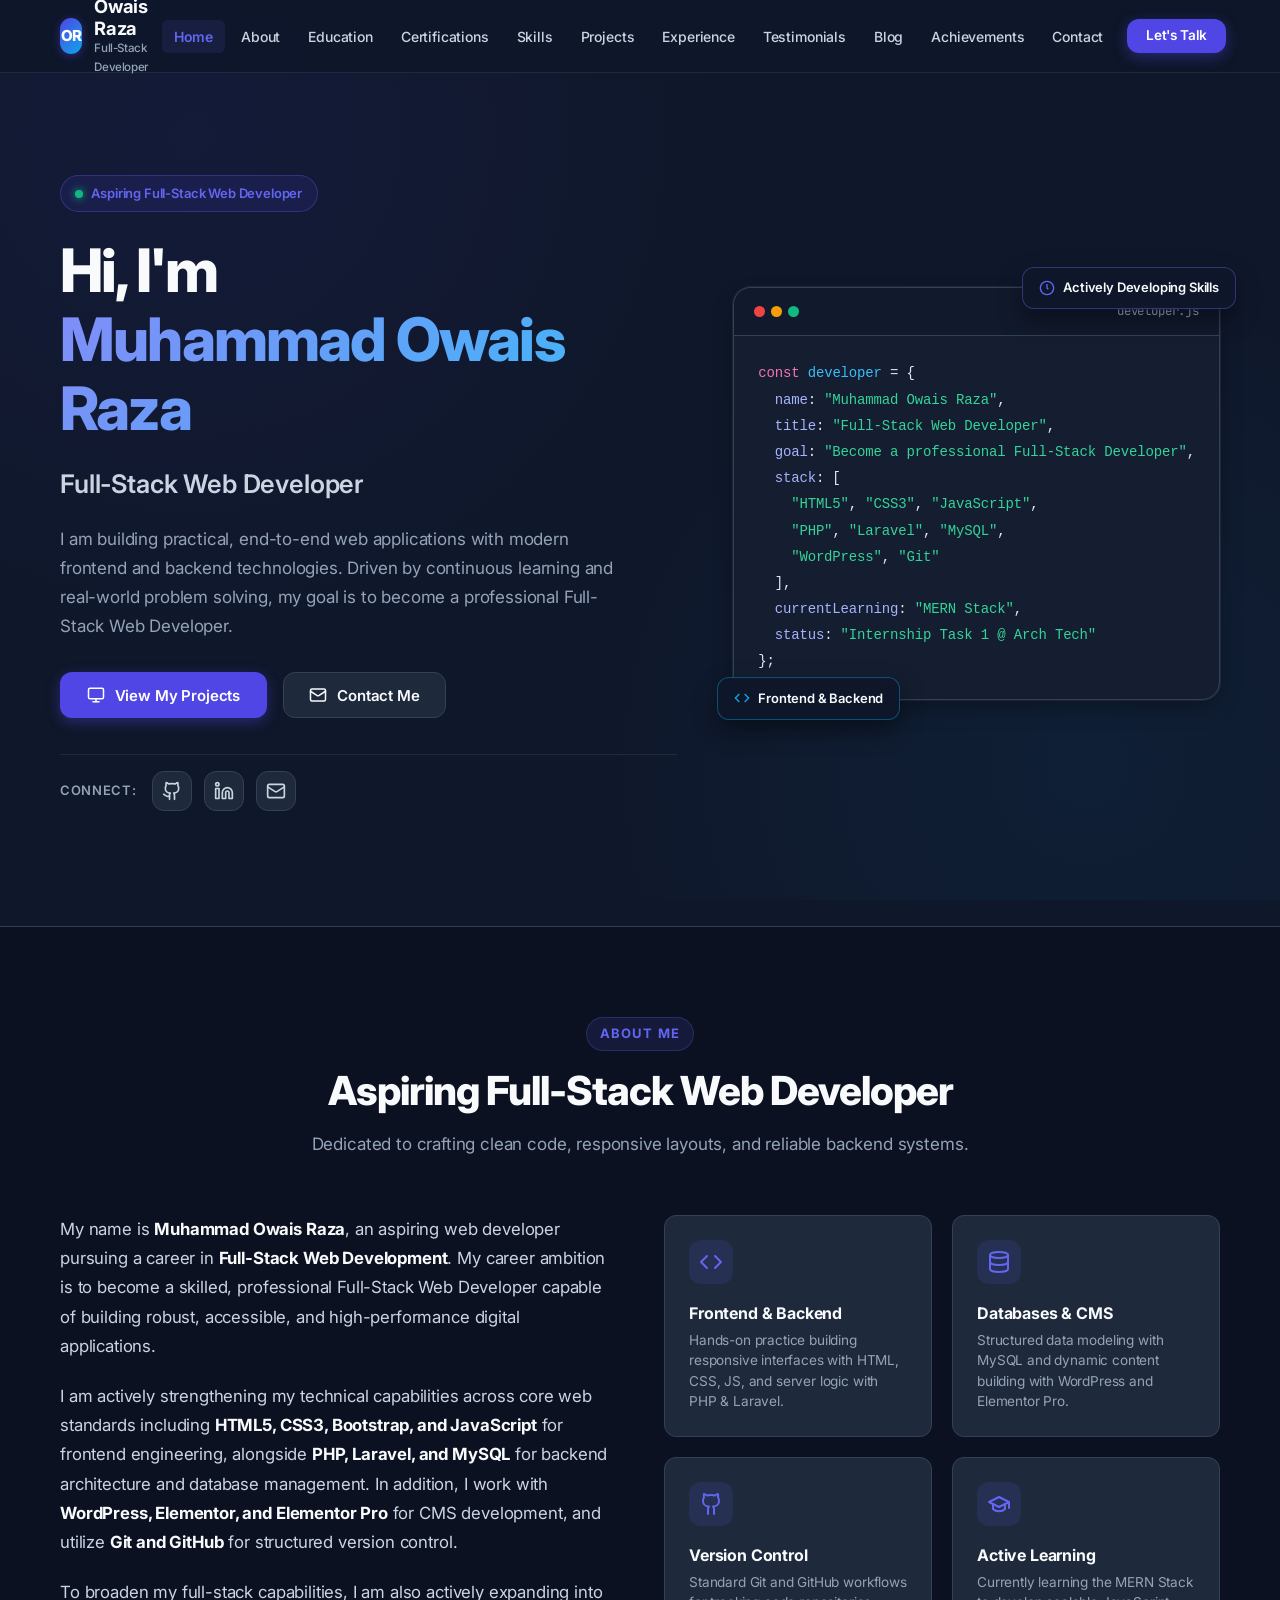
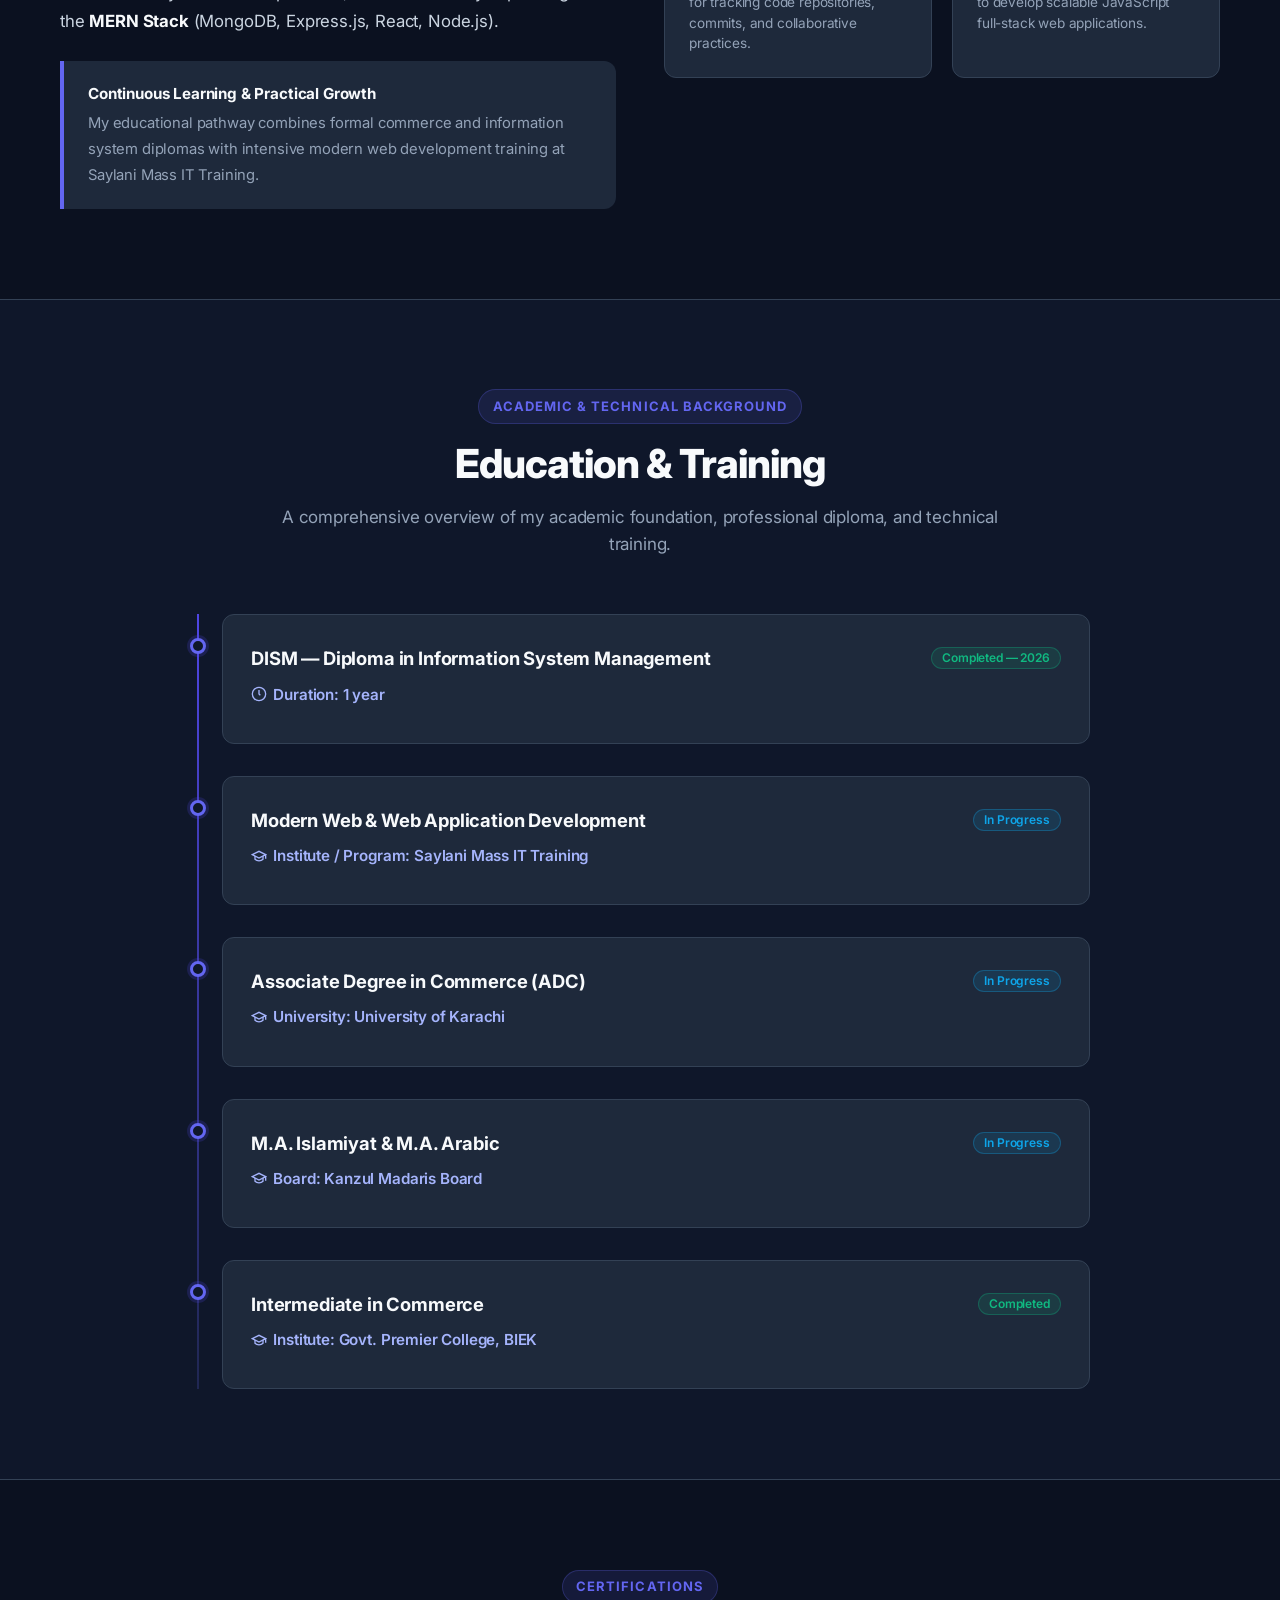
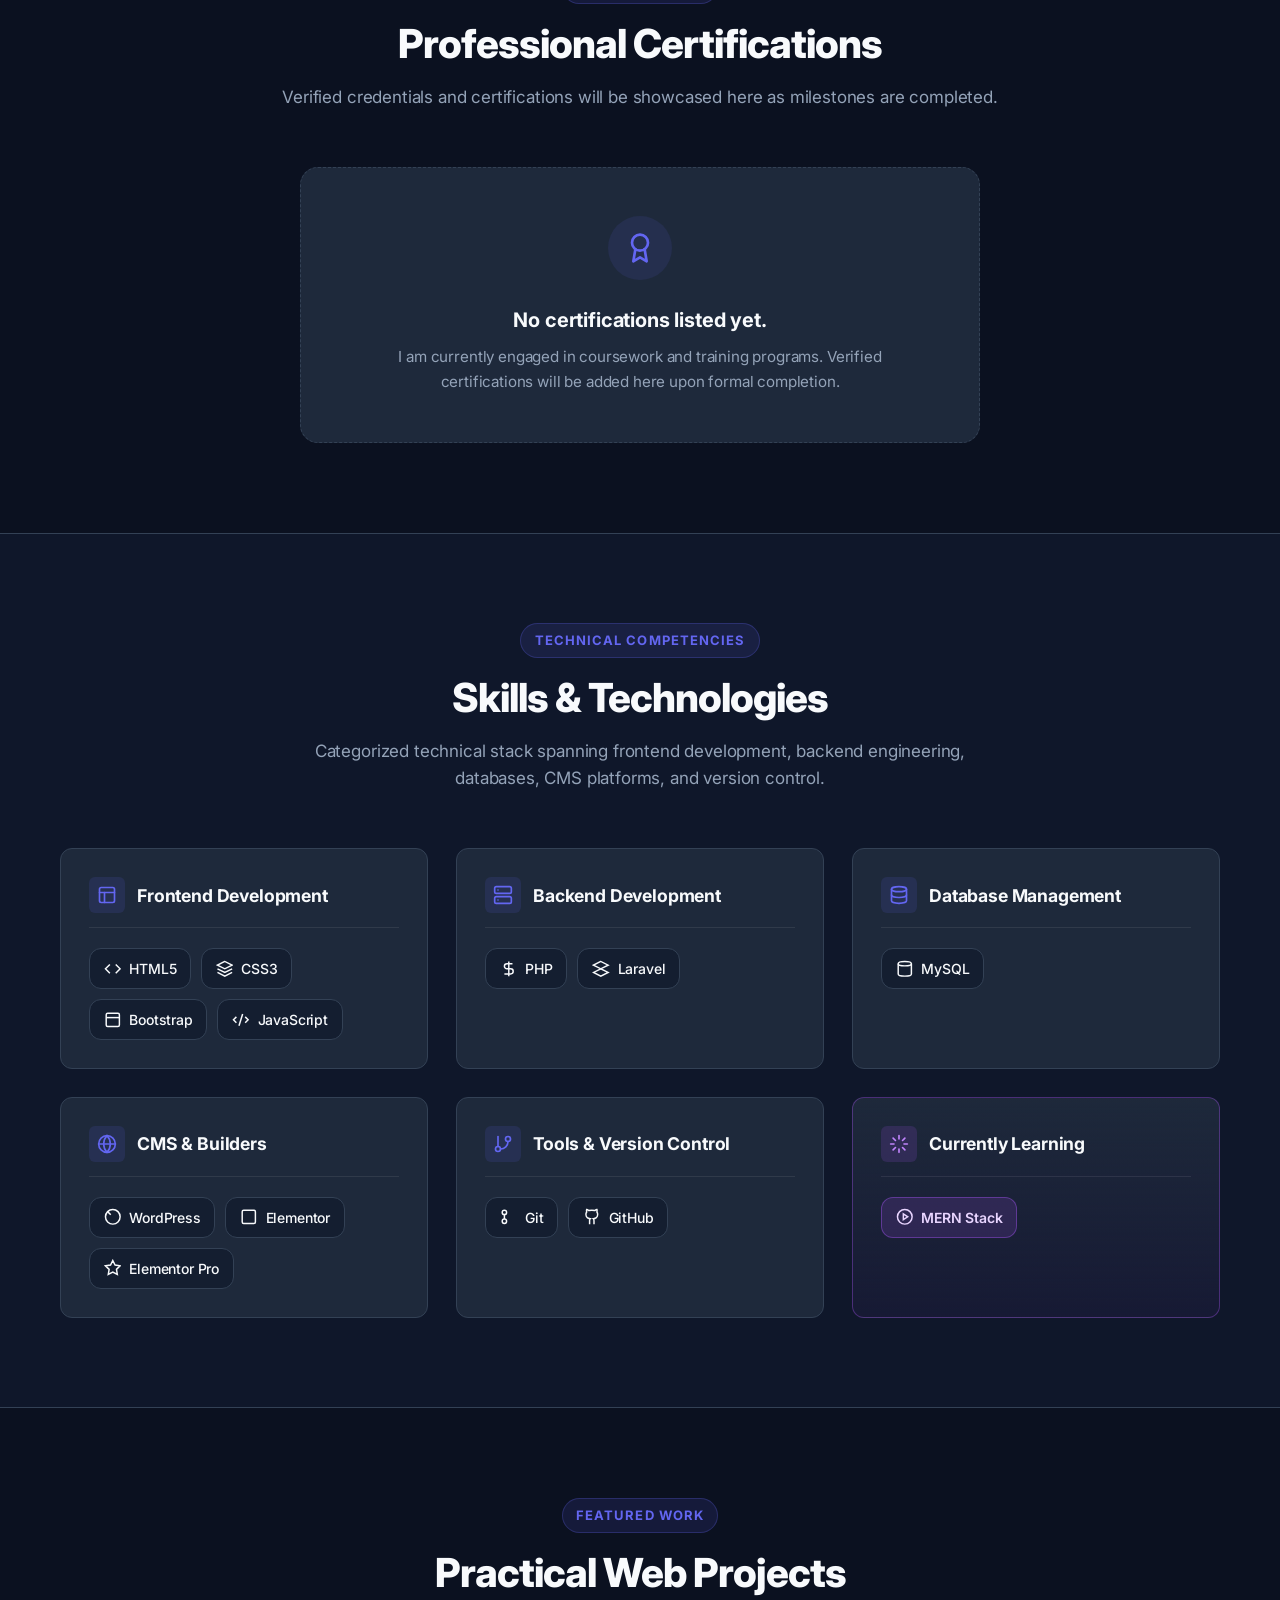
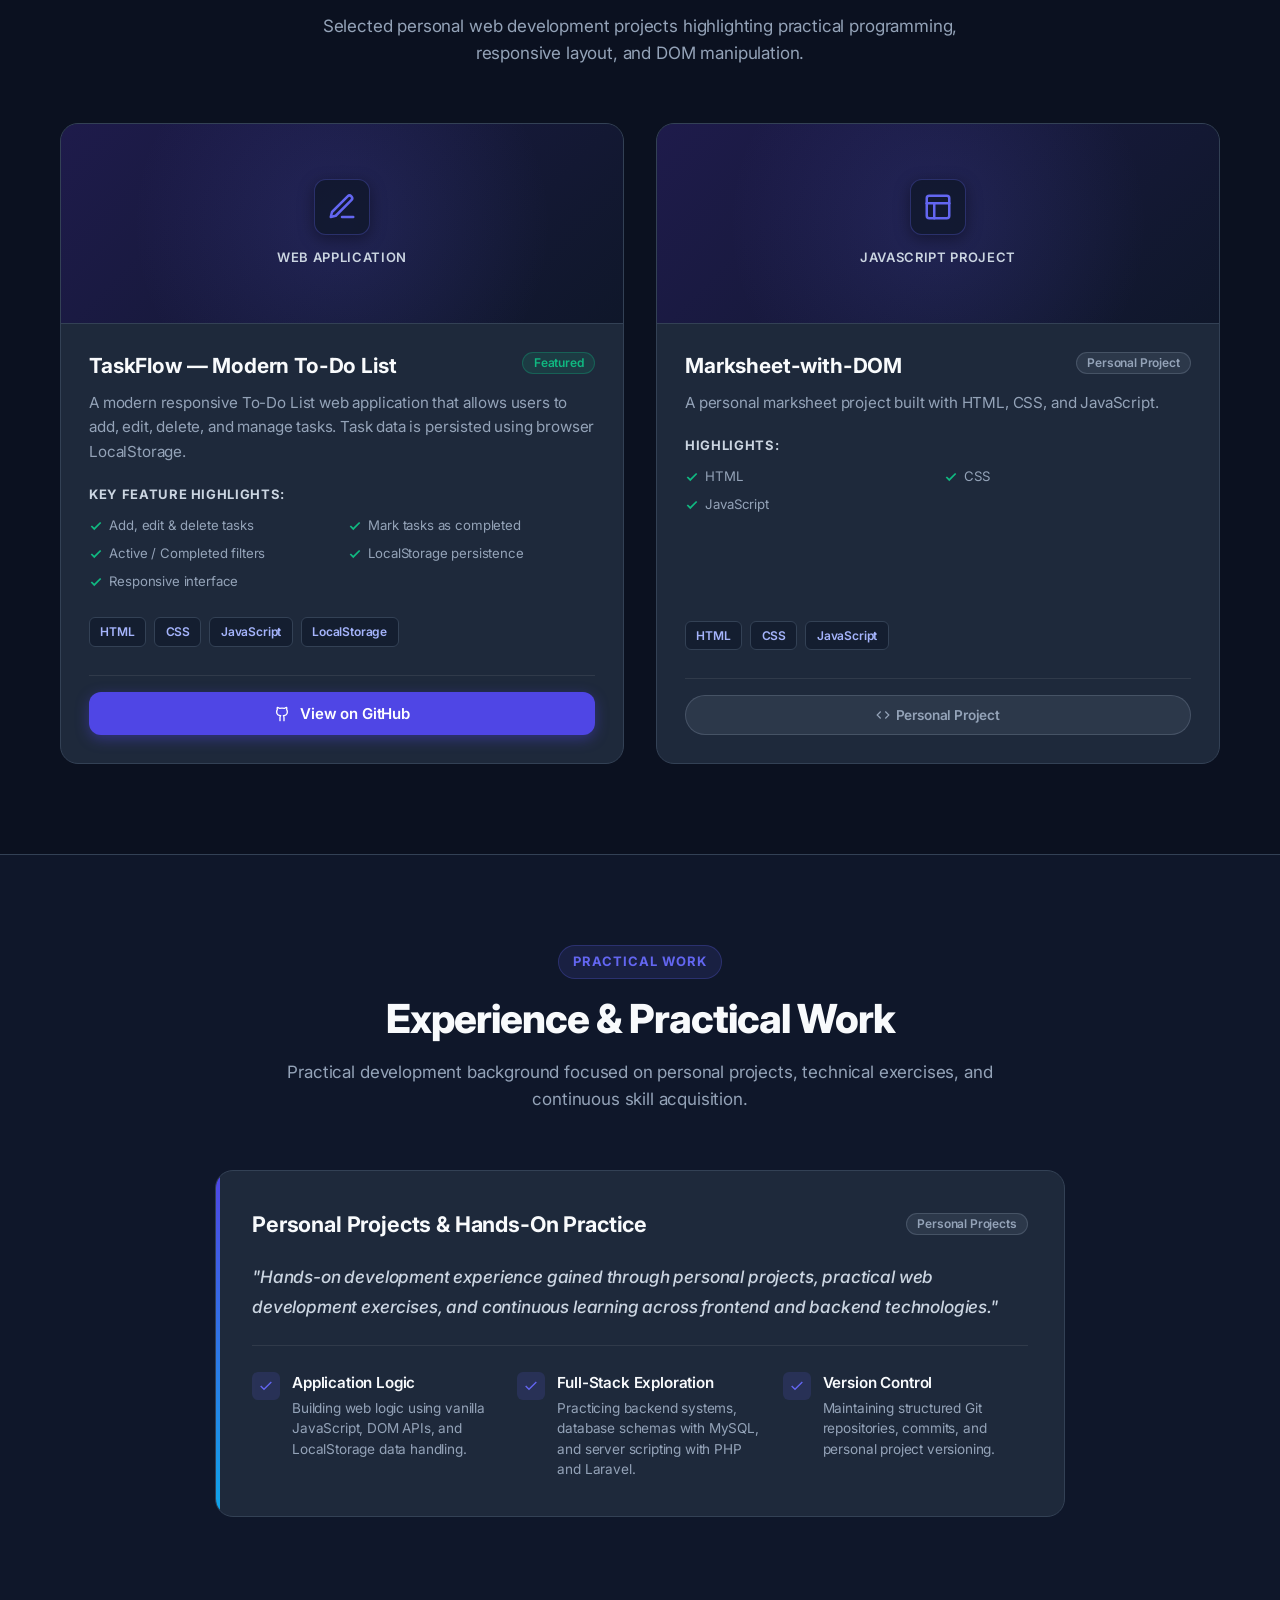
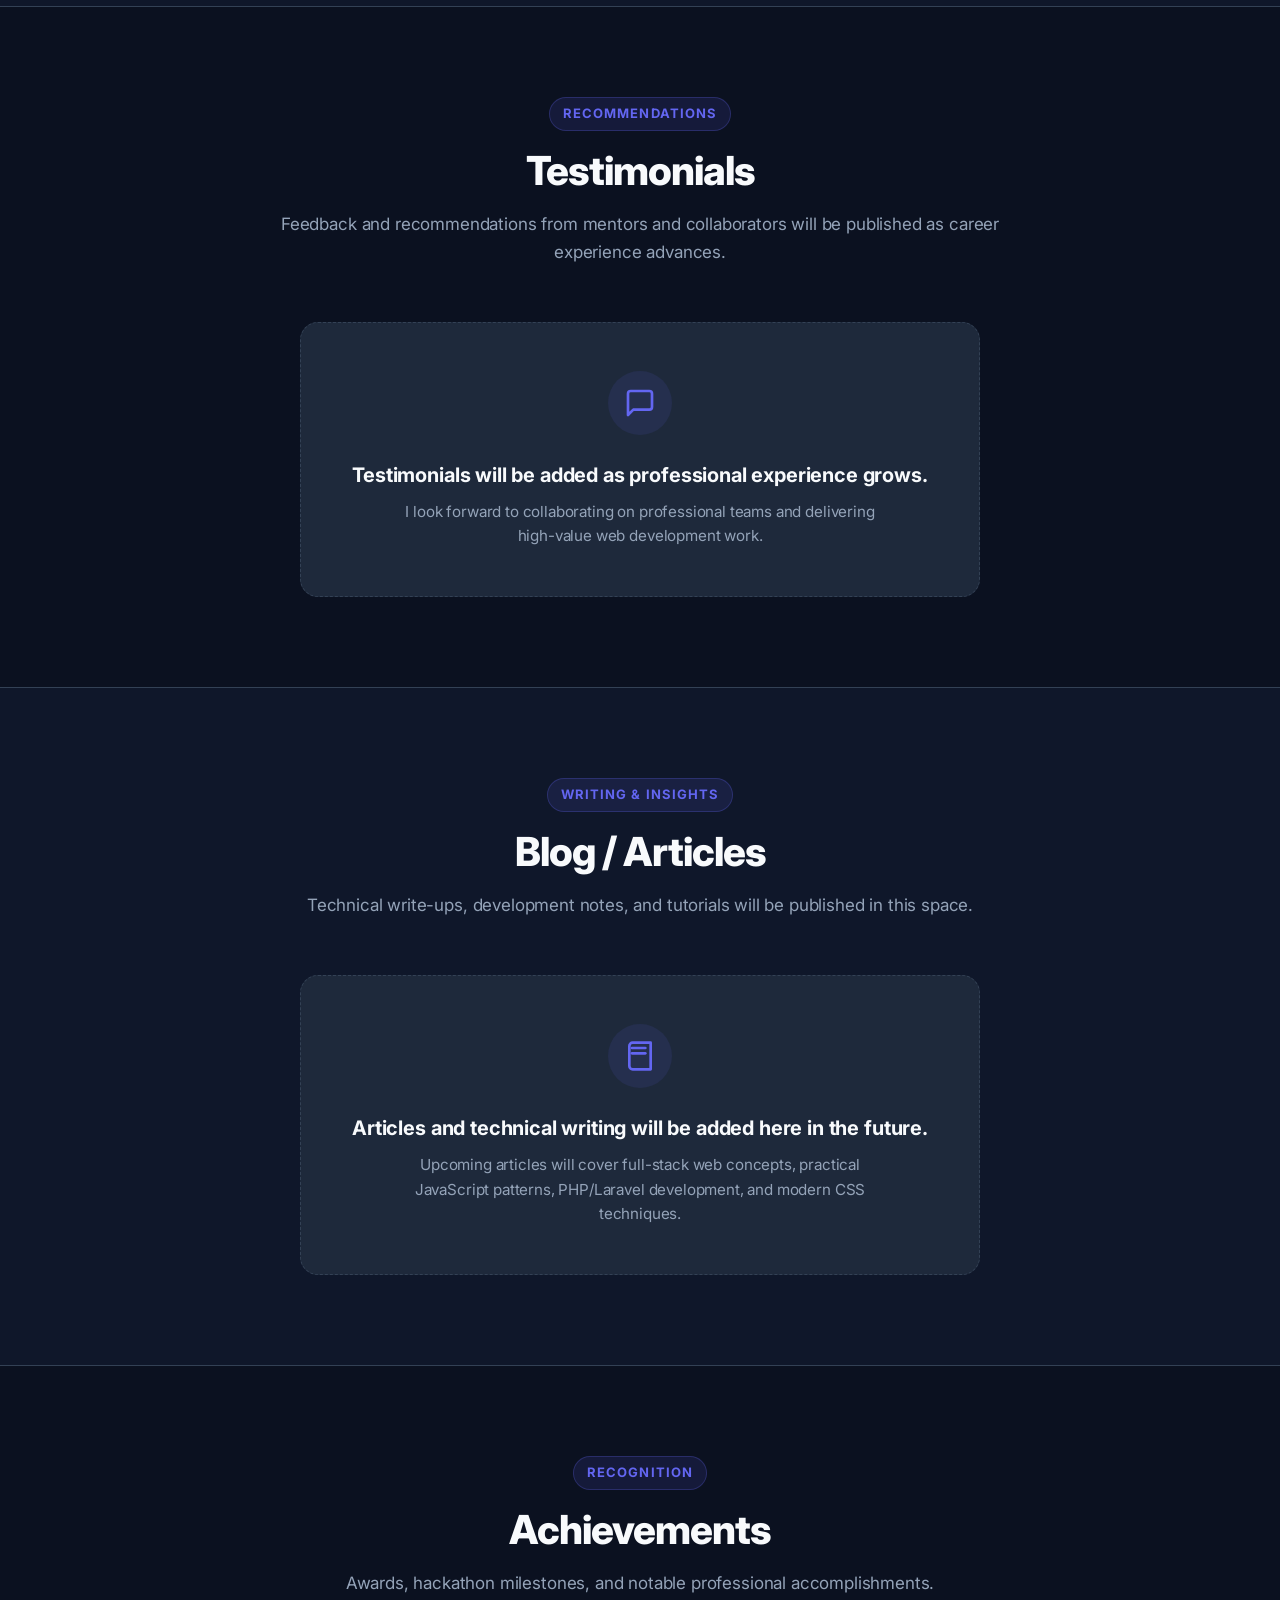
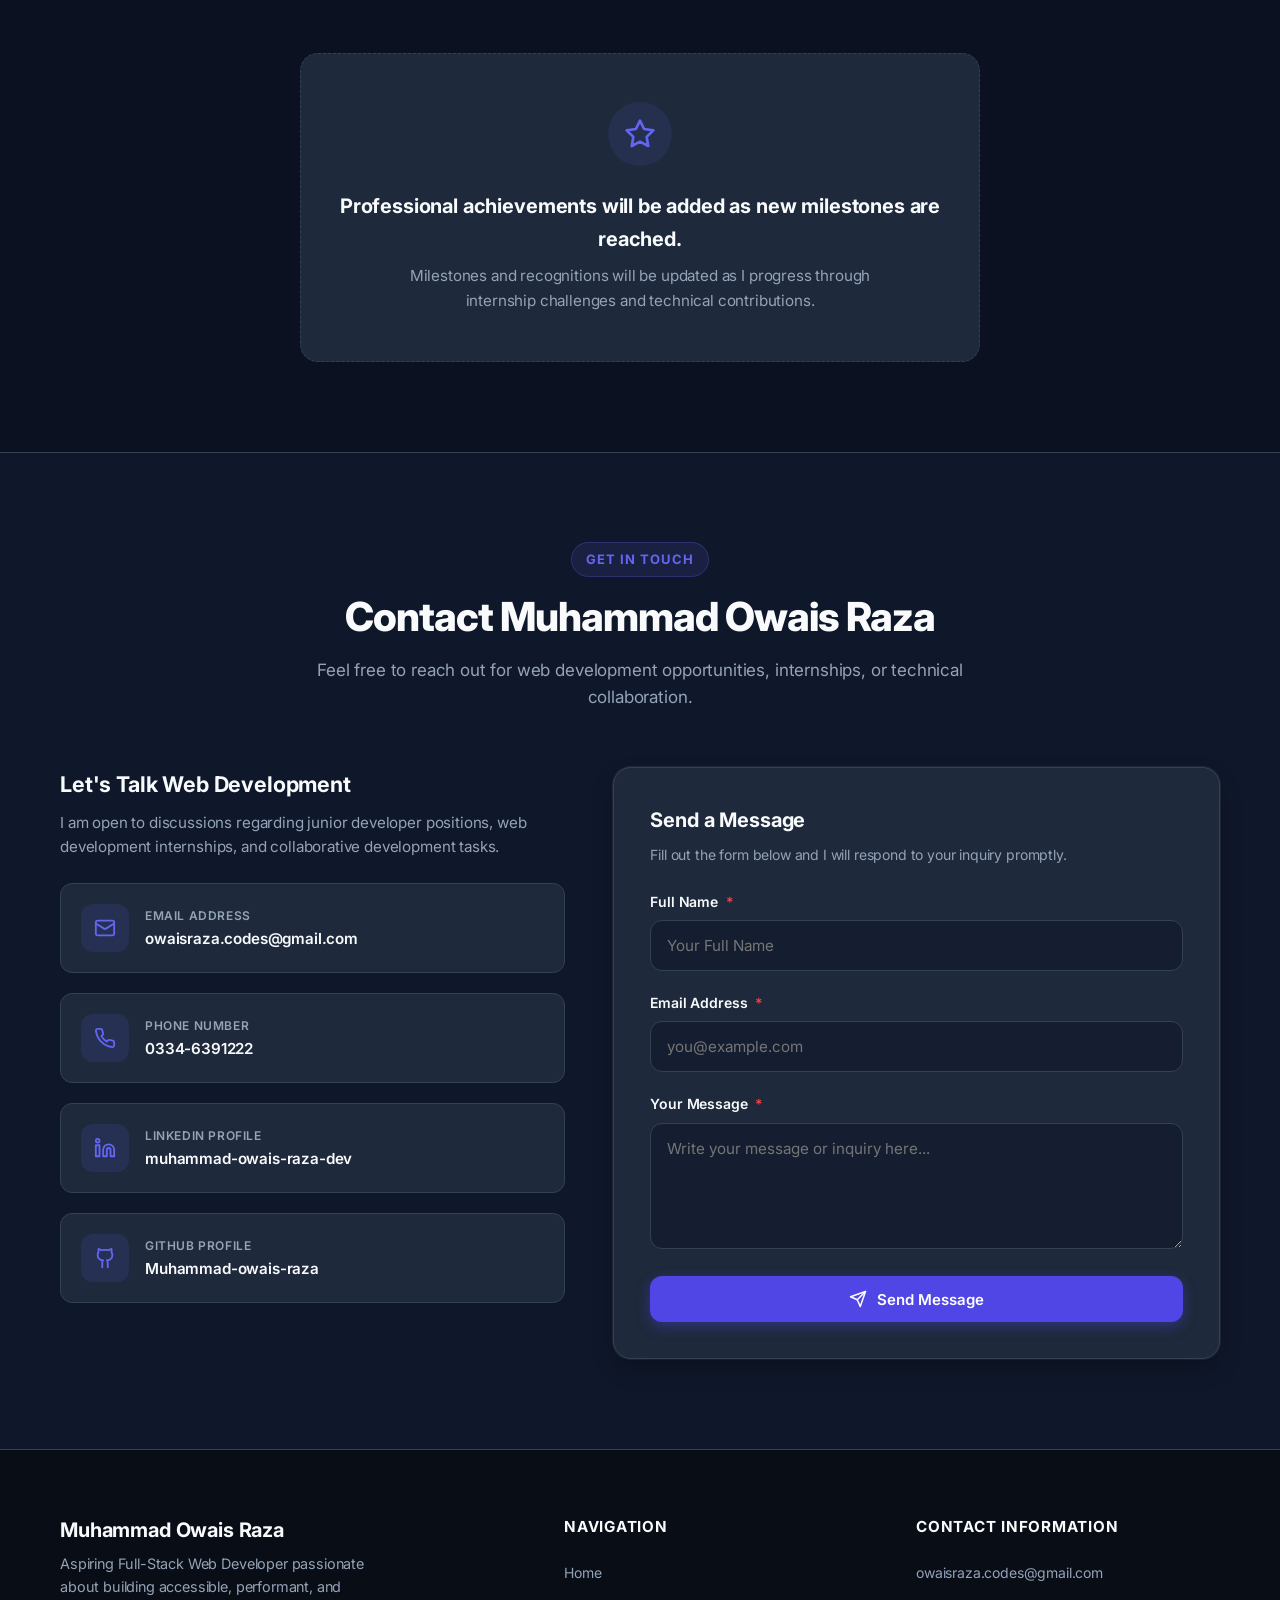
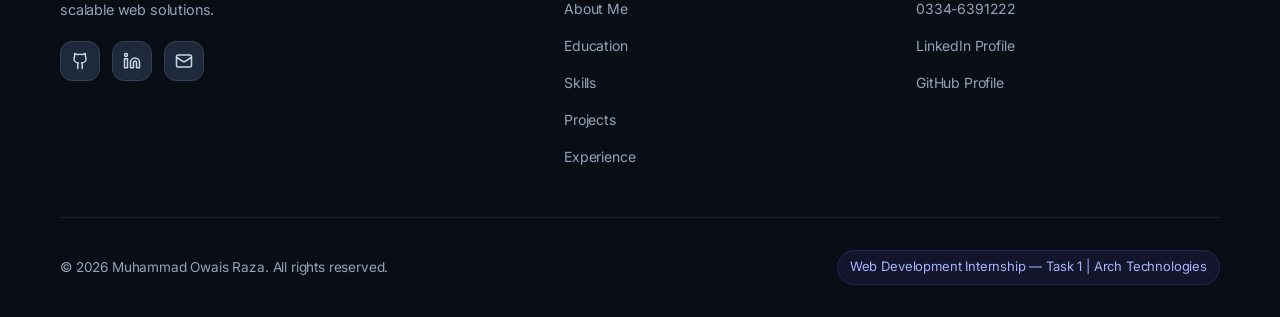
<file: task1-index.html>
<!DOCTYPE html>
<html lang="en">
<head>
  <meta charset="UTF-8">
  <meta name="viewport" content="width=device-width, initial-scale=1.0">
  <meta http-equiv="X-UA-Compatible" content="ie=edge">
  <title>Muhammad Owais Raza | Full-Stack Web Developer</title>
  <meta name="description" content="Personal portfolio of Muhammad Owais Raza, an aspiring Full-Stack Web Developer building practical web applications with modern frontend and backend technologies. Created for Arch Technologies Internship Task 1.">
  <meta name="author" content="Muhammad Owais Raza">
  <meta name="theme-color" content="#0F172A">
  <meta name="robots" content="index, follow">

  <!-- Open Graph / Social Meta -->
  <meta property="og:title" content="Muhammad Owais Raza | Full-Stack Web Developer">
  <meta property="og:description" content="Personal portfolio of Muhammad Owais Raza, an aspiring Full-Stack Web Developer.">
  <meta property="og:type" content="website">

  <!-- Google Font: Inter (with preconnect) -->
  <link rel="preconnect" href="https://fonts.googleapis.com">
  <link rel="preconnect" href="https://fonts.gstatic.com" crossorigin>
  <link href="https://fonts.googleapis.com/css2?family=Inter:wght@400;500;600;700;800&family=JetBrains+Mono:wght@400;500&display=swap" rel="stylesheet">

  <!-- Stylesheet -->
  <link rel="stylesheet" href="css/task1-style.css">
</head>
<body>
  <!-- Accessible Skip Link -->
  <a href="#main-content" class="skip-link">Skip to main content</a>

  <!-- =========================================================================
       1. Header & Sticky Navigation
       ========================================================================= -->
  <header class="site-header" role="banner">
    <div class="container nav-container">
      <a href="#home" class="brand" aria-label="Muhammad Owais Raza - Home">
        <div class="brand-icon" aria-hidden="true">OR</div>
        <div class="brand-title">
          <span class="brand-name">Owais Raza</span>
          <span class="brand-role">Full-Stack Developer</span>
        </div>
      </a>

      <!-- Mobile Navigation Toggle Button -->
      <button class="nav-toggle" aria-expanded="false" aria-label="Open main menu" aria-controls="primary-nav">
        <span class="hamburger-line" aria-hidden="true"></span>
        <span class="hamburger-line" aria-hidden="true"></span>
        <span class="hamburger-line" aria-hidden="true"></span>
      </button>

      <!-- Primary Navigation Menu -->
      <nav id="primary-nav" class="nav-menu" aria-label="Primary Navigation">
        <li class="nav-item"><a href="#home" class="nav-link active">Home</a></li>
        <li class="nav-item"><a href="#about" class="nav-link">About</a></li>
        <li class="nav-item"><a href="#education" class="nav-link">Education</a></li>
        <li class="nav-item"><a href="#certifications" class="nav-link">Certifications</a></li>
        <li class="nav-item"><a href="#skills" class="nav-link">Skills</a></li>
        <li class="nav-item"><a href="#projects" class="nav-link">Projects</a></li>
        <li class="nav-item"><a href="#experience" class="nav-link">Experience</a></li>
        <li class="nav-item"><a href="#testimonials" class="nav-link">Testimonials</a></li>
        <li class="nav-item"><a href="#blog" class="nav-link">Blog</a></li>
        <li class="nav-item"><a href="#achievements" class="nav-link">Achievements</a></li>
        <li class="nav-item"><a href="#contact" class="nav-link">Contact</a></li>
        <li class="nav-cta">
          <a href="#contact" class="btn btn-primary" style="padding: 0.55rem 1.1rem; font-size: 0.85rem;">Let's Talk</a>
        </li>
      </nav>
    </div>
  </header>

  <!-- Mobile Backdrop Overlay -->
  <div class="nav-backdrop" aria-hidden="true"></div>

  <!-- Main Content Wrapper -->
  <main id="main-content" role="main">

    <!-- =======================================================================
         2. Hero / Introduction Section
         ======================================================================= -->
    <section id="home" class="hero" aria-labelledby="hero-heading">
      <div class="container hero-grid">
        <div class="hero-content">
          <div class="hero-badge">
            <span class="status-dot" aria-hidden="true"></span>
            <span>Aspiring Full-Stack Web Developer</span>
          </div>
          <h1 id="hero-heading" class="hero-title">
            Hi, I'm <span class="highlight">Muhammad Owais Raza</span>
          </h1>
          <h2 class="hero-role">Full-Stack Web Developer</h2>
          <p class="hero-description">
            I am building practical, end-to-end web applications with modern frontend and backend technologies. Driven by continuous learning and real-world problem solving, my goal is to become a professional Full-Stack Web Developer.
          </p>

          <div class="btn-group hero-actions">
            <a href="#projects" class="btn btn-primary">
              <svg width="18" height="18" viewBox="0 0 24 24" fill="none" stroke="currentColor" stroke-width="2" stroke-linecap="round" stroke-linejoin="round" aria-hidden="true"><rect width="20" height="14" x="2" y="3" rx="2"/><line x1="8" x2="16" y1="21" y2="21"/><line x1="12" x2="12" y1="17" y2="21"/></svg>
              View My Projects
            </a>
            <a href="#contact" class="btn btn-secondary">
              <svg width="18" height="18" viewBox="0 0 24 24" fill="none" stroke="currentColor" stroke-width="2" stroke-linecap="round" stroke-linejoin="round" aria-hidden="true"><rect width="20" height="16" x="2" y="4" rx="2"/><path d="m22 7-8.97 5.7a1.94 1.94 0 0 1-2.06 0L2 7"/></svg>
              Contact Me
            </a>
          </div>

          <div class="hero-socials">
            <span class="social-label">Connect:</span>
            <div class="social-links">
              <a href="https://github.com/Muhammad-owais-raza" target="_blank" rel="noopener noreferrer" class="social-link" aria-label="Visit Muhammad Owais Raza's GitHub profile">
                <svg width="20" height="20" viewBox="0 0 24 24" fill="none" stroke="currentColor" stroke-width="2" stroke-linecap="round" stroke-linejoin="round" aria-hidden="true"><path d="M15 22v-4a4.8 4.8 0 0 0-1-3.5c3 0 6-2 6-5.5.08-1.25-.27-2.48-1-3.5.28-1.15.28-2.35 0-3.5 0 0-1 0-3 1.5-2.64-.5-5.36-.5-8 0C6 2 5 2 5 2c-.3 1.15-.3 2.35 0 3.5A5.403 5.403 0 0 0 4 9c0 3.5 3 5.5 6 5.5-.39.49-.68 1.05-.85 1.65-.17.6-.22 1.23-.15 1.85v4"/><path d="M9 18c-4.51 2-5-2-7-2"/></svg>
              </a>
              <a href="https://www.linkedin.com/in/muhammad-owais-raza-dev/" target="_blank" rel="noopener noreferrer" class="social-link" aria-label="Visit Muhammad Owais Raza's LinkedIn profile">
                <svg width="20" height="20" viewBox="0 0 24 24" fill="none" stroke="currentColor" stroke-width="2" stroke-linecap="round" stroke-linejoin="round" aria-hidden="true"><path d="M16 8a6 6 0 0 1 6 6v7h-4v-7a2 2 0 0 0-2-2 2 2 0 0 0-2 2v7h-4v-7a6 6 0 0 1 6-6z"/><rect width="4" height="12" x="2" y="9"/><circle cx="4" cy="4" r="2"/></svg>
              </a>
              <a href="mailto:owaisraza.codes@gmail.com" class="social-link" aria-label="Send email to Muhammad Owais Raza">
                <svg width="20" height="20" viewBox="0 0 24 24" fill="none" stroke="currentColor" stroke-width="2" stroke-linecap="round" stroke-linejoin="round" aria-hidden="true"><rect width="20" height="16" x="2" y="4" rx="2"/><path d="m22 7-8.97 5.7a1.94 1.94 0 0 1-2.06 0L2 7"/></svg>
              </a>
            </div>
          </div>
        </div>

        <!-- Interactive Hero Visual Code Card -->
        <div class="hero-visual" aria-hidden="true">
          <div class="code-window">
            <div class="code-header">
              <div class="window-dots">
                <span class="window-dot dot-red"></span>
                <span class="window-dot dot-yellow"></span>
                <span class="window-dot dot-green"></span>
              </div>
              <span class="window-title">developer.js</span>
            </div>
            <pre class="code-content"><code><span class="code-keyword">const</span> <span class="code-variable">developer</span> = {
  <span class="code-property">name</span>: <span class="code-string">"Muhammad Owais Raza"</span>,
  <span class="code-property">title</span>: <span class="code-string">"Full-Stack Web Developer"</span>,
  <span class="code-property">goal</span>: <span class="code-string">"Become a professional Full-Stack Developer"</span>,
  <span class="code-property">stack</span>: [
    <span class="code-string">"HTML5"</span>, <span class="code-string">"CSS3"</span>, <span class="code-string">"JavaScript"</span>,
    <span class="code-string">"PHP"</span>, <span class="code-string">"Laravel"</span>, <span class="code-string">"MySQL"</span>,
    <span class="code-string">"WordPress"</span>, <span class="code-string">"Git"</span>
  ],
  <span class="code-property">currentLearning</span>: <span class="code-string">"MERN Stack"</span>,
  <span class="code-property">status</span>: <span class="code-string">"Internship Task 1 @ Arch Tech"</span>
};</code></pre>
          </div>

          <!-- Floating Badges -->
          <div class="floating-pill pill-1">
            <svg width="16" height="16" viewBox="0 0 24 24" fill="none" stroke="#6366F1" stroke-width="2"><circle cx="12" cy="12" r="10"/><polyline points="12 6 12 12 14 14"/></svg>
            <span>Actively Developing Skills</span>
          </div>
          <div class="floating-pill pill-2">
            <svg width="16" height="16" viewBox="0 0 24 24" fill="none" stroke="#0EA5E9" stroke-width="2"><polyline points="16 18 22 12 16 6"/><polyline points="8 6 2 12 8 18"/></svg>
            <span>Frontend & Backend</span>
          </div>
        </div>
      </div>
    </section>

    <!-- =======================================================================
         3. About Me Section
         ======================================================================= -->
    <section id="about" class="section section-alt" aria-labelledby="about-heading">
      <div class="container">
        <div class="section-header">
          <span class="section-tag">About Me</span>
          <h2 id="about-heading" class="section-title">Aspiring Full-Stack Web Developer</h2>
          <p class="section-description">
            Dedicated to crafting clean code, responsive layouts, and reliable backend systems.
          </p>
        </div>

        <div class="about-grid">
          <div class="about-text">
            <p>
              My name is <strong>Muhammad Owais Raza</strong>, an aspiring web developer pursuing a career in <strong>Full-Stack Web Development</strong>. My career ambition is to become a skilled, professional Full-Stack Web Developer capable of building robust, accessible, and high-performance digital applications.
            </p>
            <p>
              I am actively strengthening my technical capabilities across core web standards including <strong>HTML5, CSS3, Bootstrap, and JavaScript</strong> for frontend engineering, alongside <strong>PHP, Laravel, and MySQL</strong> for backend architecture and database management. In addition, I work with <strong>WordPress, Elementor, and Elementor Pro</strong> for CMS development, and utilize <strong>Git and GitHub</strong> for structured version control.
            </p>
            <p>
              To broaden my full-stack capabilities, I am also actively expanding into the <strong>MERN Stack</strong> (MongoDB, Express.js, React, Node.js).
            </p>

            <div class="about-highlight-box">
              <h4>Continuous Learning & Practical Growth</h4>
              <p>
                My educational pathway combines formal commerce and information system diplomas with intensive modern web development training at Saylani Mass IT Training.
              </p>
            </div>
          </div>

          <div class="about-cards-grid">
            <div class="about-stat-card">
              <div class="stat-icon-wrapper" aria-hidden="true">
                <svg width="24" height="24" viewBox="0 0 24 24" fill="none" stroke="currentColor" stroke-width="2" stroke-linecap="round" stroke-linejoin="round"><polyline points="16 18 22 12 16 6"/><polyline points="8 6 2 12 8 18"/></svg>
              </div>
              <h3 class="stat-title">Frontend & Backend</h3>
              <p class="stat-desc">Hands-on practice building responsive interfaces with HTML, CSS, JS, and server logic with PHP & Laravel.</p>
            </div>

            <div class="about-stat-card">
              <div class="stat-icon-wrapper" aria-hidden="true">
                <svg width="24" height="24" viewBox="0 0 24 24" fill="none" stroke="currentColor" stroke-width="2" stroke-linecap="round" stroke-linejoin="round"><ellipse cx="12" cy="5" rx="9" ry="3"/><path d="M3 5V19A9 3 0 0 0 21 19V5"/><path d="M3 12A9 3 0 0 0 21 12"/></svg>
              </div>
              <h3 class="stat-title">Databases & CMS</h3>
              <p class="stat-desc">Structured data modeling with MySQL and dynamic content building with WordPress and Elementor Pro.</p>
            </div>

            <div class="about-stat-card">
              <div class="stat-icon-wrapper" aria-hidden="true">
                <svg width="24" height="24" viewBox="0 0 24 24" fill="none" stroke="currentColor" stroke-width="2" stroke-linecap="round" stroke-linejoin="round"><path d="M15 22v-4a4.8 4.8 0 0 0-1-3.5c3 0 6-2 6-5.5.08-1.25-.27-2.48-1-3.5.28-1.15.28-2.35 0-3.5 0 0-1 0-3 1.5-2.64-.5-5.36-.5-8 0C6 2 5 2 5 2c-.3 1.15-.3 2.35 0 3.5A5.403 5.403 0 0 0 4 9c0 3.5 3 5.5 6 5.5-.39.49-.68 1.05-.85 1.65-.17.6-.22 1.23-.15 1.85v4"/></svg>
              </div>
              <h3 class="stat-title">Version Control</h3>
              <p class="stat-desc">Standard Git and GitHub workflows for tracking code repositories, commits, and collaborative practices.</p>
            </div>

            <div class="about-stat-card">
              <div class="stat-icon-wrapper" aria-hidden="true">
                <svg width="24" height="24" viewBox="0 0 24 24" fill="none" stroke="currentColor" stroke-width="2" stroke-linecap="round" stroke-linejoin="round"><path d="M22 10v6M2 10l10-5 10 5-10 5z"/><path d="M6 12v5c3 3 9 3 12 0v-5"/></svg>
              </div>
              <h3 class="stat-title">Active Learning</h3>
              <p class="stat-desc">Currently learning the MERN Stack to develop scalable JavaScript full-stack web applications.</p>
            </div>
          </div>
        </div>
      </div>
    </section>

    <!-- =======================================================================
         4. Education & Background Section
         ======================================================================= -->
    <section id="education" class="section" aria-labelledby="education-heading">
      <div class="container">
        <div class="section-header">
          <span class="section-tag">Academic & Technical Background</span>
          <h2 id="education-heading" class="section-title">Education & Training</h2>
          <p class="section-description">
            A comprehensive overview of my academic foundation, professional diploma, and technical training.
          </p>
        </div>

        <div class="timeline">
          <!-- 1. DISM -->
          <div class="timeline-item">
            <div class="timeline-marker" aria-hidden="true"></div>
            <article class="timeline-card">
              <div class="timeline-header">
                <h3 class="timeline-title">DISM — Diploma in Information System Management</h3>
                <div class="timeline-meta">
                  <span class="badge badge-completed">Completed — 2026</span>
                </div>
              </div>
              <div class="timeline-institute">
                <svg width="16" height="16" viewBox="0 0 24 24" fill="none" stroke="currentColor" stroke-width="2" aria-hidden="true"><circle cx="12" cy="12" r="10"/><polyline points="12 6 12 12 14 14"/></svg>
                <span>Duration: 1 year</span>
              </div>
            </article>
          </div>

          <!-- 2. Modern Web & Web Application Development -->
          <div class="timeline-item">
            <div class="timeline-marker" aria-hidden="true"></div>
            <article class="timeline-card">
              <div class="timeline-header">
                <h3 class="timeline-title">Modern Web & Web Application Development</h3>
                <div class="timeline-meta">
                  <span class="badge badge-in-progress">In Progress</span>
                </div>
              </div>
              <div class="timeline-institute">
                <svg width="16" height="16" viewBox="0 0 24 24" fill="none" stroke="currentColor" stroke-width="2" aria-hidden="true"><path d="M22 10v6M2 10l10-5 10 5-10 5z"/><path d="M6 12v5c3 3 9 3 12 0v-5"/></svg>
                <span>Institute / Program: Saylani Mass IT Training</span>
              </div>
            </article>
          </div>

          <!-- 3. Associate Degree in Commerce -->
          <div class="timeline-item">
            <div class="timeline-marker" aria-hidden="true"></div>
            <article class="timeline-card">
              <div class="timeline-header">
                <h3 class="timeline-title">Associate Degree in Commerce (ADC)</h3>
                <div class="timeline-meta">
                  <span class="badge badge-in-progress">In Progress</span>
                </div>
              </div>
              <div class="timeline-institute">
                <svg width="16" height="16" viewBox="0 0 24 24" fill="none" stroke="currentColor" stroke-width="2" aria-hidden="true"><path d="M22 10v6M2 10l10-5 10 5-10 5z"/><path d="M6 12v5c3 3 9 3 12 0v-5"/></svg>
                <span>University: University of Karachi</span>
              </div>
            </article>
          </div>

          <!-- 4. M.A. Islamiyat & M.A. Arabic -->
          <div class="timeline-item">
            <div class="timeline-marker" aria-hidden="true"></div>
            <article class="timeline-card">
              <div class="timeline-header">
                <h3 class="timeline-title">M.A. Islamiyat & M.A. Arabic</h3>
                <div class="timeline-meta">
                  <span class="badge badge-in-progress">In Progress</span>
                </div>
              </div>
              <div class="timeline-institute">
                <svg width="16" height="16" viewBox="0 0 24 24" fill="none" stroke="currentColor" stroke-width="2" aria-hidden="true"><path d="M22 10v6M2 10l10-5 10 5-10 5z"/><path d="M6 12v5c3 3 9 3 12 0v-5"/></svg>
                <span>Board: Kanzul Madaris Board</span>
              </div>
            </article>
          </div>

          <!-- 5. Intermediate in Commerce -->
          <div class="timeline-item">
            <div class="timeline-marker" aria-hidden="true"></div>
            <article class="timeline-card">
              <div class="timeline-header">
                <h3 class="timeline-title">Intermediate in Commerce</h3>
                <div class="timeline-meta">
                  <span class="badge badge-completed">Completed</span>
                </div>
              </div>
              <div class="timeline-institute">
                <svg width="16" height="16" viewBox="0 0 24 24" fill="none" stroke="currentColor" stroke-width="2" aria-hidden="true"><path d="M22 10v6M2 10l10-5 10 5-10 5z"/><path d="M6 12v5c3 3 9 3 12 0v-5"/></svg>
                <span>Institute: Govt. Premier College, BIEK</span>
              </div>
            </article>
          </div>
        </div>
      </div>
    </section>

    <!-- =======================================================================
         5. Certifications Section (Subtle Intentional Empty State)
         ======================================================================= -->
    <section id="certifications" class="section section-alt" aria-labelledby="certifications-heading">
      <div class="container">
        <div class="section-header">
          <span class="section-tag">Certifications</span>
          <h2 id="certifications-heading" class="section-title">Professional Certifications</h2>
          <p class="section-description">
            Verified credentials and certifications will be showcased here as milestones are completed.
          </p>
        </div>

        <div class="empty-state-card">
          <div class="empty-state-icon" aria-hidden="true">
            <svg width="32" height="32" viewBox="0 0 24 24" fill="none" stroke="currentColor" stroke-width="2" stroke-linecap="round" stroke-linejoin="round"><circle cx="12" cy="8" r="6"/><path d="M15.477 12.89 17 22l-5-3-5 3 1.523-9.11"/></svg>
          </div>
          <h3 class="empty-state-title">No certifications listed yet.</h3>
          <p class="empty-state-text">
            I am currently engaged in coursework and training programs. Verified certifications will be added here upon formal completion.
          </p>
        </div>
      </div>
    </section>

    <!-- =======================================================================
         6. Skills Section
         ======================================================================= -->
    <section id="skills" class="section" aria-labelledby="skills-heading">
      <div class="container">
        <div class="section-header">
          <span class="section-tag">Technical Competencies</span>
          <h2 id="skills-heading" class="section-title">Skills & Technologies</h2>
          <p class="section-description">
            Categorized technical stack spanning frontend development, backend engineering, databases, CMS platforms, and version control.
          </p>
        </div>

        <div class="skills-grid">
          <!-- 1. Frontend -->
          <div class="skill-category-card">
            <div class="skill-category-header">
              <div class="skill-category-icon" aria-hidden="true">
                <svg width="20" height="20" viewBox="0 0 24 24" fill="none" stroke="currentColor" stroke-width="2" stroke-linecap="round" stroke-linejoin="round"><rect width="18" height="18" x="3" y="3" rx="2"/><path d="M3 9h18"/><path d="M9 21V9"/></svg>
              </div>
              <h3 class="skill-category-title">Frontend Development</h3>
            </div>
            <div class="skill-items">
              <span class="skill-badge">
                <svg class="skill-icon-svg" viewBox="0 0 24 24" fill="none" stroke="currentColor" stroke-width="2" aria-hidden="true"><polyline points="16 18 22 12 16 6"/><polyline points="8 6 2 12 8 18"/></svg>
                HTML5
              </span>
              <span class="skill-badge">
                <svg class="skill-icon-svg" viewBox="0 0 24 24" fill="none" stroke="currentColor" stroke-width="2" aria-hidden="true"><polygon points="12 2 2 7 12 12 22 7 12 2"/><polyline points="2 17 12 22 22 17"/><polyline points="2 12 12 17 22 12"/></svg>
                CSS3
              </span>
              <span class="skill-badge">
                <svg class="skill-icon-svg" viewBox="0 0 24 24" fill="none" stroke="currentColor" stroke-width="2" aria-hidden="true"><rect width="18" height="18" x="3" y="3" rx="2"/><path d="M3 9h18"/></svg>
                Bootstrap
              </span>
              <span class="skill-badge">
                <svg class="skill-icon-svg" viewBox="0 0 24 24" fill="none" stroke="currentColor" stroke-width="2" aria-hidden="true"><path d="m18 16 4-4-4-4"/><path d="m6 8-4 4 4 4"/><path d="m14.5 4-5 16"/></svg>
                JavaScript
              </span>
            </div>
          </div>

          <!-- 2. Backend -->
          <div class="skill-category-card">
            <div class="skill-category-header">
              <div class="skill-category-icon" aria-hidden="true">
                <svg width="20" height="20" viewBox="0 0 24 24" fill="none" stroke="currentColor" stroke-width="2" stroke-linecap="round" stroke-linejoin="round"><rect width="20" height="8" x="2" y="2" rx="2" ry="2"/><rect width="20" height="8" x="2" y="14" rx="2" ry="2"/><line x1="6" x2="6.01" y1="6" y2="6"/><line x1="6" x2="6.01" y1="18" y2="18"/></svg>
              </div>
              <h3 class="skill-category-title">Backend Development</h3>
            </div>
            <div class="skill-items">
              <span class="skill-badge">
                <svg class="skill-icon-svg" viewBox="0 0 24 24" fill="none" stroke="currentColor" stroke-width="2" aria-hidden="true"><path d="M12 2v20"/><path d="M17 5H9.5a3.5 3.5 0 0 0 0 7h5a3.5 3.5 0 0 1 0 7H6"/></svg>
                PHP
              </span>
              <span class="skill-badge">
                <svg class="skill-icon-svg" viewBox="0 0 24 24" fill="none" stroke="currentColor" stroke-width="2" aria-hidden="true"><polygon points="12 2 2 7 12 12 22 7 12 2"/><polygon points="12 12 2 17 12 22 22 17 12 12"/></svg>
                Laravel
              </span>
            </div>
          </div>

          <!-- 3. Database -->
          <div class="skill-category-card">
            <div class="skill-category-header">
              <div class="skill-category-icon" aria-hidden="true">
                <svg width="20" height="20" viewBox="0 0 24 24" fill="none" stroke="currentColor" stroke-width="2" stroke-linecap="round" stroke-linejoin="round"><ellipse cx="12" cy="5" rx="9" ry="3"/><path d="M3 5V19A9 3 0 0 0 21 19V5"/><path d="M3 12A9 3 0 0 0 21 12"/></svg>
              </div>
              <h3 class="skill-category-title">Database Management</h3>
            </div>
            <div class="skill-items">
              <span class="skill-badge">
                <svg class="skill-icon-svg" viewBox="0 0 24 24" fill="none" stroke="currentColor" stroke-width="2" aria-hidden="true"><ellipse cx="12" cy="5" rx="9" ry="3"/><path d="M3 5V19A9 3 0 0 0 21 19V5"/></svg>
                MySQL
              </span>
            </div>
          </div>

          <!-- 4. CMS / Website Development -->
          <div class="skill-category-card">
            <div class="skill-category-header">
              <div class="skill-category-icon" aria-hidden="true">
                <svg width="20" height="20" viewBox="0 0 24 24" fill="none" stroke="currentColor" stroke-width="2" stroke-linecap="round" stroke-linejoin="round"><circle cx="12" cy="12" r="10"/><path d="M12 2a14.5 14.5 0 0 0 0 20 14.5 14.5 0 0 0 0-20"/><path d="M2 12h20"/></svg>
              </div>
              <h3 class="skill-category-title">CMS & Builders</h3>
            </div>
            <div class="skill-items">
              <span class="skill-badge">
                <svg class="skill-icon-svg" viewBox="0 0 24 24" fill="none" stroke="currentColor" stroke-width="2" aria-hidden="true"><circle cx="12" cy="12" r="10"/><path d="m4.93 4.93 4.24 4.24"/></svg>
                WordPress
              </span>
              <span class="skill-badge">
                <svg class="skill-icon-svg" viewBox="0 0 24 24" fill="none" stroke="currentColor" stroke-width="2" aria-hidden="true"><rect width="18" height="18" x="3" y="3" rx="2"/></svg>
                Elementor
              </span>
              <span class="skill-badge">
                <svg class="skill-icon-svg" viewBox="0 0 24 24" fill="none" stroke="currentColor" stroke-width="2" aria-hidden="true"><polygon points="12 2 15.09 8.26 22 9.27 17 14.14 18.18 21.02 12 17.77 5.82 21.02 7 14.14 2 9.27 8.91 8.26 12 2"/></svg>
                Elementor Pro
              </span>
            </div>
          </div>

          <!-- 5. Tools & Version Control -->
          <div class="skill-category-card">
            <div class="skill-category-header">
              <div class="skill-category-icon" aria-hidden="true">
                <svg width="20" height="20" viewBox="0 0 24 24" fill="none" stroke="currentColor" stroke-width="2" stroke-linecap="round" stroke-linejoin="round"><line x1="6" x2="6" y1="3" y2="15"/><circle cx="18" cy="6" r="3"/><circle cx="6" cy="18" r="3"/><path d="M18 9a9 9 0 0 1-9 9"/></svg>
              </div>
              <h3 class="skill-category-title">Tools & Version Control</h3>
            </div>
            <div class="skill-items">
              <span class="skill-badge">
                <svg class="skill-icon-svg" viewBox="0 0 24 24" fill="none" stroke="currentColor" stroke-width="2" aria-hidden="true"><circle cx="6" cy="6" r="3"/><circle cx="6" cy="18" r="3"/><line x1="6" x2="6" y1="9" y2="15"/></svg>
                Git
              </span>
              <span class="skill-badge">
                <svg class="skill-icon-svg" viewBox="0 0 24 24" fill="none" stroke="currentColor" stroke-width="2" aria-hidden="true"><path d="M15 22v-4a4.8 4.8 0 0 0-1-3.5c3 0 6-2 6-5.5.08-1.25-.27-2.48-1-3.5.28-1.15.28-2.35 0-3.5 0 0-1 0-3 1.5-2.64-.5-5.36-.5-8 0C6 2 5 2 5 2c-.3 1.15-.3 2.35 0 3.5A5.403 5.403 0 0 0 4 9c0 3.5 3 5.5 6 5.5-.39.49-.68 1.05-.85 1.65-.17.6-.22 1.23-.15 1.85v4"/></svg>
                GitHub
              </span>
            </div>
          </div>

          <!-- 6. Currently Learning -->
          <div class="skill-category-card learning-card">
            <div class="skill-category-header">
              <div class="skill-category-icon" aria-hidden="true">
                <svg width="20" height="20" viewBox="0 0 24 24" fill="none" stroke="currentColor" stroke-width="2" stroke-linecap="round" stroke-linejoin="round"><path d="M12 2v4"/><path d="m4.93 4.93 2.83 2.83"/><path d="M2 12h4"/><path d="m4.93 19.07 2.83-2.83"/><path d="M12 22v-4"/><path d="m19.07 19.07-2.83-2.83"/><path d="M22 12h-4"/><path d="m19.07 4.93-2.83 2.83"/></svg>
              </div>
              <h3 class="skill-category-title">Currently Learning</h3>
            </div>
            <div class="skill-items">
              <span class="skill-badge" style="border-color: rgba(168, 85, 247, 0.4); background: rgba(168, 85, 247, 0.15); color: #E9D5FF; font-weight: 600;">
                <svg class="skill-icon-svg" viewBox="0 0 24 24" fill="none" stroke="currentColor" stroke-width="2" aria-hidden="true"><circle cx="12" cy="12" r="10"/><polygon points="10 8 16 12 10 16 10 8"/></svg>
                MERN Stack
              </span>
            </div>
          </div>
        </div>
      </div>
    </section>

    <!-- =======================================================================
         7. Projects Section
         ======================================================================= -->
    <section id="projects" class="section section-alt" aria-labelledby="projects-heading">
      <div class="container">
        <div class="section-header">
          <span class="section-tag">Featured Work</span>
          <h2 id="projects-heading" class="section-title">Practical Web Projects</h2>
          <p class="section-description">
            Selected personal web development projects highlighting practical programming, responsive layout, and DOM manipulation.
          </p>
        </div>

        <div class="projects-grid">
          <!-- Project 1: TaskFlow -->
          <article class="project-card">
            <div class="project-preview">
              <div class="project-preview-mockup">
                <div class="preview-icon">
                  <svg width="100%" height="100%" viewBox="0 0 24 24" fill="none" stroke="currentColor" stroke-width="2" stroke-linecap="round" stroke-linejoin="round" aria-hidden="true"><path d="M12 20h9"/><path d="M16.5 3.5a2.12 2.12 0 0 1 3 3L7 19l-4 1 1-4Z"/></svg>
                </div>
                <span class="preview-label">Web Application</span>
              </div>
            </div>

            <div class="project-body">
              <div class="project-header">
                <h3 class="project-title">TaskFlow — Modern To-Do List</h3>
                <span class="badge badge-completed">Featured</span>
              </div>

              <p class="project-description">
                A modern responsive To-Do List web application that allows users to add, edit, delete, and manage tasks. Task data is persisted using browser LocalStorage.
              </p>

              <div class="project-features">
                <h4 class="features-heading">Key Feature Highlights:</h4>
                <ul class="feature-list">
                  <li class="feature-item">
                    <svg width="14" height="14" viewBox="0 0 24 24" fill="none" stroke="currentColor" stroke-width="3" aria-hidden="true"><polyline points="20 6 9 17 4 12"/></svg>
                    <span>Add, edit & delete tasks</span>
                  </li>
                  <li class="feature-item">
                    <svg width="14" height="14" viewBox="0 0 24 24" fill="none" stroke="currentColor" stroke-width="3" aria-hidden="true"><polyline points="20 6 9 17 4 12"/></svg>
                    <span>Mark tasks as completed</span>
                  </li>
                  <li class="feature-item">
                    <svg width="14" height="14" viewBox="0 0 24 24" fill="none" stroke="currentColor" stroke-width="3" aria-hidden="true"><polyline points="20 6 9 17 4 12"/></svg>
                    <span>Active / Completed filters</span>
                  </li>
                  <li class="feature-item">
                    <svg width="14" height="14" viewBox="0 0 24 24" fill="none" stroke="currentColor" stroke-width="3" aria-hidden="true"><polyline points="20 6 9 17 4 12"/></svg>
                    <span>LocalStorage persistence</span>
                  </li>
                  <li class="feature-item">
                    <svg width="14" height="14" viewBox="0 0 24 24" fill="none" stroke="currentColor" stroke-width="3" aria-hidden="true"><polyline points="20 6 9 17 4 12"/></svg>
                    <span>Responsive interface</span>
                  </li>
                </ul>
              </div>

              <div class="project-tech">
                <span class="tech-tag">HTML</span>
                <span class="tech-tag">CSS</span>
                <span class="tech-tag">JavaScript</span>
                <span class="tech-tag">LocalStorage</span>
              </div>

              <div class="project-footer">
                <a href="https://github.com/Muhammad-owais-raza/TaskFlow-Modern-To-Do-List---for-Arch-Technologies" target="_blank" rel="noopener noreferrer" class="btn btn-primary" style="width: 100%;">
                  <svg width="16" height="16" viewBox="0 0 24 24" fill="none" stroke="currentColor" stroke-width="2" stroke-linecap="round" stroke-linejoin="round" aria-hidden="true"><path d="M15 22v-4a4.8 4.8 0 0 0-1-3.5c3 0 6-2 6-5.5.08-1.25-.27-2.48-1-3.5.28-1.15.28-2.35 0-3.5 0 0-1 0-3 1.5-2.64-.5-5.36-.5-8 0C6 2 5 2 5 2c-.3 1.15-.3 2.35 0 3.5A5.403 5.403 0 0 0 4 9c0 3.5 3 5.5 6 5.5-.39.49-.68 1.05-.85 1.65-.17.6-.22 1.23-.15 1.85v4"/></svg>
                  View on GitHub
                </a>
              </div>
            </div>
          </article>

          <!-- Project 2: Marksheet-with-DOM -->
          <article class="project-card">
            <div class="project-preview">
              <div class="project-preview-mockup">
                <div class="preview-icon">
                  <svg width="100%" height="100%" viewBox="0 0 24 24" fill="none" stroke="currentColor" stroke-width="2" stroke-linecap="round" stroke-linejoin="round" aria-hidden="true"><rect width="18" height="18" x="3" y="3" rx="2"/><line x1="3" x2="21" y1="9" y2="9"/><line x1="9" x2="9" y1="21" y2="9"/></svg>
                </div>
                <span class="preview-label">JavaScript Project</span>
              </div>
            </div>

            <div class="project-body">
              <div class="project-header">
                <h3 class="project-title">Marksheet-with-DOM</h3>
                <span class="badge badge-neutral">Personal Project</span>
              </div>

              <p class="project-description">
                A personal marksheet project built with HTML, CSS, and JavaScript.
              </p>

              <div class="project-features">
                <h4 class="features-heading">Highlights:</h4>
                <ul class="feature-list">
                  <li class="feature-item">
                    <svg width="14" height="14" viewBox="0 0 24 24" fill="none" stroke="currentColor" stroke-width="3" aria-hidden="true"><polyline points="20 6 9 17 4 12"/></svg>
                    <span>HTML</span>
                  </li>
                  <li class="feature-item">
                    <svg width="14" height="14" viewBox="0 0 24 24" fill="none" stroke="currentColor" stroke-width="3" aria-hidden="true"><polyline points="20 6 9 17 4 12"/></svg>
                    <span>CSS</span>
                  </li>
                  <li class="feature-item">
                    <svg width="14" height="14" viewBox="0 0 24 24" fill="none" stroke="currentColor" stroke-width="3" aria-hidden="true"><polyline points="20 6 9 17 4 12"/></svg>
                    <span>JavaScript</span>
                  </li>
                </ul>
              </div>

              <div class="project-tech">
                <span class="tech-tag">HTML</span>
                <span class="tech-tag">CSS</span>
                <span class="tech-tag">JavaScript</span>
              </div>

              <div class="project-footer">
                <div class="badge badge-neutral" style="width: 100%; justify-content: center; padding: 0.75rem; font-size: 0.85rem;">
                  <svg width="14" height="14" viewBox="0 0 24 24" fill="none" stroke="currentColor" stroke-width="2" aria-hidden="true"><polyline points="16 18 22 12 16 6"/><polyline points="8 6 2 12 8 18"/></svg>
                  <span>Personal Project</span>
                </div>
              </div>
            </div>
          </article>
        </div>
      </div>
    </section>

    <!-- =======================================================================
         8. Experience & Practical Work Section
         ======================================================================= -->
    <section id="experience" class="section" aria-labelledby="experience-heading">
      <div class="container">
        <div class="section-header">
          <span class="section-tag">Practical Work</span>
          <h2 id="experience-heading" class="section-title">Experience & Practical Work</h2>
          <p class="section-description">
            Practical development background focused on personal projects, technical exercises, and continuous skill acquisition.
          </p>
        </div>

        <div class="experience-card">
          <div class="experience-header">
            <h3 class="experience-title">Personal Projects & Hands-On Practice</h3>
            <span class="badge badge-neutral">Personal Projects</span>
          </div>

          <p class="experience-quote">
            "Hands-on development experience gained through personal projects, practical web development exercises, and continuous learning across frontend and backend technologies."
          </p>

          <div class="experience-points">
            <div class="exp-point">
              <div class="exp-point-icon" aria-hidden="true">
                <svg width="16" height="16" viewBox="0 0 24 24" fill="none" stroke="currentColor" stroke-width="2"><polyline points="20 6 9 17 4 12"/></svg>
              </div>
              <div class="exp-point-text">
                <h5>Application Logic</h5>
                <p>Building web logic using vanilla JavaScript, DOM APIs, and LocalStorage data handling.</p>
              </div>
            </div>

            <div class="exp-point">
              <div class="exp-point-icon" aria-hidden="true">
                <svg width="16" height="16" viewBox="0 0 24 24" fill="none" stroke="currentColor" stroke-width="2"><polyline points="20 6 9 17 4 12"/></svg>
              </div>
              <div class="exp-point-text">
                <h5>Full-Stack Exploration</h5>
                <p>Practicing backend systems, database schemas with MySQL, and server scripting with PHP and Laravel.</p>
              </div>
            </div>

            <div class="exp-point">
              <div class="exp-point-icon" aria-hidden="true">
                <svg width="16" height="16" viewBox="0 0 24 24" fill="none" stroke="currentColor" stroke-width="2"><polyline points="20 6 9 17 4 12"/></svg>
              </div>
              <div class="exp-point-text">
                <h5>Version Control</h5>
                <p>Maintaining structured Git repositories, commits, and personal project versioning.</p>
              </div>
            </div>
          </div>
        </div>
      </div>
    </section>

    <!-- =======================================================================
         9. Testimonials Section (Intentional Empty State)
         ======================================================================= -->
    <section id="testimonials" class="section section-alt" aria-labelledby="testimonials-heading">
      <div class="container">
        <div class="section-header">
          <span class="section-tag">Recommendations</span>
          <h2 id="testimonials-heading" class="section-title">Testimonials</h2>
          <p class="section-description">
            Feedback and recommendations from mentors and collaborators will be published as career experience advances.
          </p>
        </div>

        <div class="empty-state-card">
          <div class="empty-state-icon" aria-hidden="true">
            <svg width="32" height="32" viewBox="0 0 24 24" fill="none" stroke="currentColor" stroke-width="2" stroke-linecap="round" stroke-linejoin="round"><path d="M21 15a2 2 0 0 1-2 2H7l-4 4V5a2 2 0 0 1 2-2h14a2 2 0 0 1 2 2z"/></svg>
          </div>
          <h3 class="empty-state-title">Testimonials will be added as professional experience grows.</h3>
          <p class="empty-state-text">
            I look forward to collaborating on professional teams and delivering high-value web development work.
          </p>
        </div>
      </div>
    </section>

    <!-- =======================================================================
         10. Blog / Articles Section (Intentional Empty State)
         ======================================================================= -->
    <section id="blog" class="section" aria-labelledby="blog-heading">
      <div class="container">
        <div class="section-header">
          <span class="section-tag">Writing & Insights</span>
          <h2 id="blog-heading" class="section-title">Blog / Articles</h2>
          <p class="section-description">
            Technical write-ups, development notes, and tutorials will be published in this space.
          </p>
        </div>

        <div class="empty-state-card">
          <div class="empty-state-icon" aria-hidden="true">
            <svg width="32" height="32" viewBox="0 0 24 24" fill="none" stroke="currentColor" stroke-width="2" stroke-linecap="round" stroke-linejoin="round"><path d="M4 19.5v-15A2.5 2.5 0 0 1 6.5 2H20v20H6.5a2.5 2.5 0 0 1-2.5-2.5Z"/><path d="M6 6h10"/><path d="M6 10h10"/></svg>
          </div>
          <h3 class="empty-state-title">Articles and technical writing will be added here in the future.</h3>
          <p class="empty-state-text">
            Upcoming articles will cover full-stack web concepts, practical JavaScript patterns, PHP/Laravel development, and modern CSS techniques.
          </p>
        </div>
      </div>
    </section>

    <!-- =======================================================================
         11. Achievements Section (Intentional Empty State)
         ======================================================================= -->
    <section id="achievements" class="section section-alt" aria-labelledby="achievements-heading">
      <div class="container">
        <div class="section-header">
          <span class="section-tag">Recognition</span>
          <h2 id="achievements-heading" class="section-title">Achievements</h2>
          <p class="section-description">
            Awards, hackathon milestones, and notable professional accomplishments.
          </p>
        </div>

        <div class="empty-state-card">
          <div class="empty-state-icon" aria-hidden="true">
            <svg width="32" height="32" viewBox="0 0 24 24" fill="none" stroke="currentColor" stroke-width="2" stroke-linecap="round" stroke-linejoin="round"><polygon points="12 2 15.09 8.26 22 9.27 17 14.14 18.18 21.02 12 17.77 5.82 21.02 7 14.14 2 9.27 8.91 8.26 12 2"/></svg>
          </div>
          <h3 class="empty-state-title">Professional achievements will be added as new milestones are reached.</h3>
          <p class="empty-state-text">
            Milestones and recognitions will be updated as I progress through internship challenges and technical contributions.
          </p>
        </div>
      </div>
    </section>

    <!-- =======================================================================
         12. Contact Section
         ======================================================================= -->
    <section id="contact" class="section" aria-labelledby="contact-heading">
      <div class="container">
        <div class="section-header">
          <span class="section-tag">Get In Touch</span>
          <h2 id="contact-heading" class="section-title">Contact Muhammad Owais Raza</h2>
          <p class="section-description">
            Feel free to reach out for web development opportunities, internships, or technical collaboration.
          </p>
        </div>

        <div class="contact-grid">
          <!-- Direct Contact Details -->
          <div class="contact-info">
            <h3 style="font-size: 1.35rem; font-weight: 700; color: var(--text-color); margin-bottom: 0.5rem;">Let's Talk Web Development</h3>
            <p style="color: var(--muted-text-color); font-size: 0.95rem; line-height: 1.6;">
              I am open to discussions regarding junior developer positions, web development internships, and collaborative development tasks.
            </p>

            <div class="contact-info-list">
              <!-- Email -->
              <a href="mailto:owaisraza.codes@gmail.com" class="contact-card" aria-label="Send email to owaisraza.codes@gmail.com">
                <div class="contact-icon" aria-hidden="true">
                  <svg width="22" height="22" viewBox="0 0 24 24" fill="none" stroke="currentColor" stroke-width="2" stroke-linecap="round" stroke-linejoin="round"><rect width="20" height="16" x="2" y="4" rx="2"/><path d="m22 7-8.97 5.7a1.94 1.94 0 0 1-2.06 0L2 7"/></svg>
                </div>
                <div class="contact-meta">
                  <span class="label">Email Address</span>
                  <span class="value">owaisraza.codes@gmail.com</span>
                </div>
              </a>

              <!-- Phone -->
              <a href="tel:03346391222" class="contact-card" aria-label="Call 0334-6391222">
                <div class="contact-icon" aria-hidden="true">
                  <svg width="22" height="22" viewBox="0 0 24 24" fill="none" stroke="currentColor" stroke-width="2" stroke-linecap="round" stroke-linejoin="round"><path d="M22 16.92v3a2 2 0 0 1-2.18 2 19.79 19.79 0 0 1-8.63-3.07 19.5 19.5 0 0 1-6-6 19.79 19.79 0 0 1-3.07-8.67A2 2 0 0 1 4.11 2h3a2 2 0 0 1 2 1.72 12.84 12.84 0 0 0 .7 2.81 2 2 0 0 1-.45 2.11L8.09 9.91a16 16 0 0 0 6 6l1.27-1.27a2 2 0 0 1 2.11-.45 12.84 12.84 0 0 0 2.81.7A2 2 0 0 1 22 16.92z"/></svg>
                </div>
                <div class="contact-meta">
                  <span class="label">Phone Number</span>
                  <span class="value">0334-6391222</span>
                </div>
              </a>

              <!-- LinkedIn -->
              <a href="https://www.linkedin.com/in/muhammad-owais-raza-dev/" target="_blank" rel="noopener noreferrer" class="contact-card" aria-label="Open LinkedIn Profile">
                <div class="contact-icon" aria-hidden="true">
                  <svg width="22" height="22" viewBox="0 0 24 24" fill="none" stroke="currentColor" stroke-width="2" stroke-linecap="round" stroke-linejoin="round"><path d="M16 8a6 6 0 0 1 6 6v7h-4v-7a2 2 0 0 0-2-2 2 2 0 0 0-2 2v7h-4v-7a6 6 0 0 1 6-6z"/><rect width="4" height="12" x="2" y="9"/><circle cx="4" cy="4" r="2"/></svg>
                </div>
                <div class="contact-meta">
                  <span class="label">LinkedIn Profile</span>
                  <span class="value">muhammad-owais-raza-dev</span>
                </div>
              </a>

              <!-- GitHub -->
              <a href="https://github.com/Muhammad-owais-raza" target="_blank" rel="noopener noreferrer" class="contact-card" aria-label="Open GitHub Profile">
                <div class="contact-icon" aria-hidden="true">
                  <svg width="22" height="22" viewBox="0 0 24 24" fill="none" stroke="currentColor" stroke-width="2" stroke-linecap="round" stroke-linejoin="round"><path d="M15 22v-4a4.8 4.8 0 0 0-1-3.5c3 0 6-2 6-5.5.08-1.25-.27-2.48-1-3.5.28-1.15.28-2.35 0-3.5 0 0-1 0-3 1.5-2.64-.5-5.36-.5-8 0C6 2 5 2 5 2c-.3 1.15-.3 2.35 0 3.5A5.403 5.403 0 0 0 4 9c0 3.5 3 5.5 6 5.5-.39.49-.68 1.05-.85 1.65-.17.6-.22 1.23-.15 1.85v4"/></svg>
                </div>
                <div class="contact-meta">
                  <span class="label">GitHub Profile</span>
                  <span class="value">Muhammad-owais-raza</span>
                </div>
              </a>
            </div>
          </div>

          <!-- Accessible Contact Form -->
          <div class="contact-form-container">
            <div class="form-header">
              <h3>Send a Message</h3>
              <p>Fill out the form below and I will respond to your inquiry promptly.</p>
            </div>

            <form id="contactForm" novalidate aria-label="Contact Message Form">
              <div class="form-group">
                <label for="userName" class="form-label">
                  Full Name <span class="required" aria-hidden="true">*</span>
                </label>
                <input type="text" id="userName" name="userName" class="form-control" placeholder="Your Full Name" required autocomplete="name">
                <div id="nameError" class="form-error" aria-live="polite"></div>
              </div>

              <div class="form-group">
                <label for="userEmail" class="form-label">
                  Email Address <span class="required" aria-hidden="true">*</span>
                </label>
                <input type="email" id="userEmail" name="userEmail" class="form-control" placeholder="you@example.com" required autocomplete="email">
                <div id="emailError" class="form-error" aria-live="polite"></div>
              </div>

              <div class="form-group">
                <label for="userMessage" class="form-label">
                  Your Message <span class="required" aria-hidden="true">*</span>
                </label>
                <textarea id="userMessage" name="userMessage" class="form-control" rows="4" placeholder="Write your message or inquiry here..." required></textarea>
                <div id="messageError" class="form-error" aria-live="polite"></div>
              </div>

              <button type="submit" class="btn btn-primary" style="width: 100%;">
                <svg width="18" height="18" viewBox="0 0 24 24" fill="none" stroke="currentColor" stroke-width="2" stroke-linecap="round" stroke-linejoin="round" aria-hidden="true"><line x1="22" x2="11" y1="2" y2="13"/><polygon points="22 2 15 22 11 13 2 9 22 2"/></svg>
                Send Message
              </button>

              <div id="formStatus" class="form-status" aria-live="polite"></div>
            </form>
          </div>
        </div>
      </div>
    </section>

  </main>

  <!-- =========================================================================
       13. Footer
       ========================================================================= -->
  <footer class="site-footer" role="contentinfo">
    <div class="container">
      <div class="footer-grid">
        <!-- Col 1: Brand & Bio -->
        <div class="footer-brand">
          <h3>Muhammad Owais Raza</h3>
          <p>
            Aspiring Full-Stack Web Developer passionate about building accessible, performant, and scalable web solutions.
          </p>
          <div class="social-links">
            <a href="https://github.com/Muhammad-owais-raza" target="_blank" rel="noopener noreferrer" class="social-link" aria-label="Muhammad Owais Raza on GitHub">
              <svg width="18" height="18" viewBox="0 0 24 24" fill="none" stroke="currentColor" stroke-width="2" stroke-linecap="round" stroke-linejoin="round" aria-hidden="true"><path d="M15 22v-4a4.8 4.8 0 0 0-1-3.5c3 0 6-2 6-5.5.08-1.25-.27-2.48-1-3.5.28-1.15.28-2.35 0-3.5 0 0-1 0-3 1.5-2.64-.5-5.36-.5-8 0C6 2 5 2 5 2c-.3 1.15-.3 2.35 0 3.5A5.403 5.403 0 0 0 4 9c0 3.5 3 5.5 6 5.5-.39.49-.68 1.05-.85 1.65-.17.6-.22 1.23-.15 1.85v4"/></svg>
            </a>
            <a href="https://www.linkedin.com/in/muhammad-owais-raza-dev/" target="_blank" rel="noopener noreferrer" class="social-link" aria-label="Muhammad Owais Raza on LinkedIn">
              <svg width="18" height="18" viewBox="0 0 24 24" fill="none" stroke="currentColor" stroke-width="2" stroke-linecap="round" stroke-linejoin="round" aria-hidden="true"><path d="M16 8a6 6 0 0 1 6 6v7h-4v-7a2 2 0 0 0-2-2 2 2 0 0 0-2 2v7h-4v-7a6 6 0 0 1 6-6z"/><rect width="4" height="12" x="2" y="9"/><circle cx="4" cy="4" r="2"/></svg>
            </a>
            <a href="mailto:owaisraza.codes@gmail.com" class="social-link" aria-label="Email Muhammad Owais Raza">
              <svg width="18" height="18" viewBox="0 0 24 24" fill="none" stroke="currentColor" stroke-width="2" stroke-linecap="round" stroke-linejoin="round" aria-hidden="true"><rect width="20" height="16" x="2" y="4" rx="2"/><path d="m22 7-8.97 5.7a1.94 1.94 0 0 1-2.06 0L2 7"/></svg>
            </a>
          </div>
        </div>

        <!-- Col 2: Quick Links -->
        <div class="footer-col">
          <h4>Navigation</h4>
          <ul class="footer-links">
            <li><a href="#home" class="footer-link">Home</a></li>
            <li><a href="#about" class="footer-link">About Me</a></li>
            <li><a href="#education" class="footer-link">Education</a></li>
            <li><a href="#skills" class="footer-link">Skills</a></li>
            <li><a href="#projects" class="footer-link">Projects</a></li>
            <li><a href="#experience" class="footer-link">Experience</a></li>
          </ul>
        </div>

        <!-- Col 3: Contact & Direct Connect -->
        <div class="footer-col">
          <h4>Contact Information</h4>
          <ul class="footer-links">
            <li>
              <a href="mailto:owaisraza.codes@gmail.com" class="footer-link">owaisraza.codes@gmail.com</a>
            </li>
            <li>
              <a href="tel:03346391222" class="footer-link">0334-6391222</a>
            </li>
            <li>
              <a href="https://www.linkedin.com/in/muhammad-owais-raza-dev/" target="_blank" rel="noopener noreferrer" class="footer-link">LinkedIn Profile</a>
            </li>
            <li>
              <a href="https://github.com/Muhammad-owais-raza" target="_blank" rel="noopener noreferrer" class="footer-link">GitHub Profile</a>
            </li>
          </ul>
        </div>
      </div>

      <div class="footer-bottom">
        <p class="copyright">&copy; 2026 Muhammad Owais Raza. All rights reserved.</p>
        <span class="internship-note">Web Development Internship — Task 1 | Arch Technologies</span>
      </div>
    </div>
  </footer>

  <!-- Script -->
  <script src="js/task1-script.js"></script>
</body>
</html>
</file>
<file: css/style.css>
/* ==========================================================================
   PERSONAL PORTFOLIO - ARCH TECHNOLOGIES TASK 1
   Candidate: Muhammad Owais Raza (Full-Stack Web Developer)
   Design System & Master Stylesheet
   ========================================================================== */

/* --------------------------------------------------------------------------
   1. CSS Custom Properties / Design Tokens
   -------------------------------------------------------------------------- */
:root {
  /* Brand Color Palette */
  --primary-color: #4F46E5;
  --primary-hover: #4338CA;
  --primary-light: #6366F1;
  --primary-glow: rgba(79, 70, 229, 0.25);
  
  /* Neutral Color Palette */
  --bg-color: #0F172A;
  --bg-alt: #0B1120;
  --surface-color: #1E293B;
  --surface-hover: #283548;
  --surface-card: #141E30;
  --surface-glass: rgba(30, 41, 59, 0.75);
  
  /* Typography Colors */
  --text-color: #F8FAFC;
  --text-secondary: #CBD5E1;
  --muted-text-color: #94A3B8;
  --text-highlight: #A5B4FC;
  
  /* Status & Accents */
  --border-color: #334155;
  --border-light: rgba(255, 255, 255, 0.08);
  --border-focus: #6366F1;
  --success-color: #10B981;
  --success-bg: rgba(16, 185, 129, 0.12);
  --info-color: #0EA5E9;
  --info-bg: rgba(14, 165, 233, 0.12);
  --warning-color: #F59E0B;
  --danger-color: #EF4444;
  --danger-bg: rgba(239, 68, 68, 0.12);

  /* Typography */
  --font-main: 'Inter', -apple-system, BlinkMacSystemFont, 'Segoe UI', Roboto, Helvetica, Arial, sans-serif;
  --font-code: 'JetBrains Mono', 'Fira Code', Consolas, Monaco, monospace;
  
  /* Spacing */
  --section-padding: clamp(3.5rem, 7vw, 6rem) clamp(1rem, 4vw, 2.5rem);
  --container-max-width: 1200px;
  
  /* Borders & Radii */
  --radius-sm: 6px;
  --radius-md: 12px;
  --radius-lg: 18px;
  --radius-full: 9999px;
  
  /* Transitions & Shadows */
  --transition-fast: 0.15s ease;
  --transition: all 0.3s cubic-bezier(0.4, 0, 0.2, 1);
  --shadow-sm: 0 2px 8px rgba(0, 0, 0, 0.2);
  --shadow-card: 0 10px 25px -5px rgba(0, 0, 0, 0.35), 0 0 0 1px var(--border-light);
  --shadow-hover: 0 18px 36px -8px rgba(79, 70, 229, 0.28), 0 0 0 1px var(--primary-light);
}

/* --------------------------------------------------------------------------
   2. Reset & Global Styles
   -------------------------------------------------------------------------- */
*,
*::before,
*::after {
  box-sizing: border-box;
  margin: 0;
  padding: 0;
}

html {
  scroll-behavior: smooth;
  scroll-padding-top: 5rem;
  font-size: 16px;
  -webkit-text-size-adjust: 100%;
}

body {
  font-family: var(--font-main);
  background-color: var(--bg-color);
  color: var(--text-color);
  line-height: 1.65;
  letter-spacing: -0.01em;
  overflow-x: hidden;
  min-height: 100vh;
  display: flex;
  flex-direction: column;
  position: relative;
  background-image: 
    radial-gradient(circle at 15% 15%, rgba(79, 70, 229, 0.08) 0%, transparent 40%),
    radial-gradient(circle at 85% 85%, rgba(14, 165, 233, 0.06) 0%, transparent 40%);
  background-attachment: fixed;
}

/* Skip to main content link for accessibility */
.skip-link {
  position: absolute;
  top: -100px;
  left: 1.5rem;
  background: var(--primary-color);
  color: #FFFFFF;
  padding: 0.75rem 1.25rem;
  z-index: 10000;
  font-weight: 600;
  border-radius: var(--radius-md);
  text-decoration: none;
  transition: top var(--transition-fast);
  box-shadow: 0 4px 12px rgba(0, 0, 0, 0.3);
}

.skip-link:focus {
  top: 1.5rem;
  outline: 3px solid #FFFFFF;
}

/* Links and Interactive Elements */
a {
  color: var(--primary-light);
  text-decoration: none;
  transition: var(--transition-fast);
}

a:hover {
  color: #C7D2FE;
}

img, svg {
  display: block;
  max-width: 100%;
  height: auto;
}

button, input, textarea {
  font: inherit;
  color: inherit;
}

button {
  cursor: pointer;
  border: none;
  background: none;
}

/* --------------------------------------------------------------------------
   3. Accessible Focus States & Utilities
   -------------------------------------------------------------------------- */
:focus-visible {
  outline: 2px solid var(--border-focus);
  outline-offset: 3px;
}

.sr-only {
  position: absolute;
  width: 1px;
  height: 1px;
  padding: 0;
  margin: -1px;
  overflow: hidden;
  clip: rect(0, 0, 0, 0);
  white-space: nowrap;
  border: 0;
}

.container {
  width: 100%;
  max-width: var(--container-max-width);
  margin-left: auto;
  margin-right: auto;
  padding-left: 1.25rem;
  padding-right: 1.25rem;
}

.section {
  padding: var(--section-padding);
  position: relative;
}

.section-alt {
  background-color: var(--bg-alt);
  border-top: 1px solid var(--border-color);
  border-bottom: 1px solid var(--border-color);
}

/* Section Header */
.section-header {
  text-align: center;
  margin-bottom: 3.5rem;
  max-width: 720px;
  margin-left: auto;
  margin-right: auto;
}

.section-tag {
  display: inline-flex;
  align-items: center;
  gap: 0.5rem;
  font-size: 0.8125rem;
  font-weight: 700;
  text-transform: uppercase;
  letter-spacing: 0.08em;
  color: var(--primary-light);
  background: rgba(99, 102, 241, 0.12);
  border: 1px solid rgba(99, 102, 241, 0.25);
  padding: 0.35rem 0.85rem;
  border-radius: var(--radius-full);
  margin-bottom: 1rem;
}

.section-title {
  font-size: clamp(1.85rem, 4vw, 2.5rem);
  font-weight: 800;
  color: var(--text-color);
  letter-spacing: -0.025em;
  line-height: 1.2;
  margin-bottom: 1rem;
}

.section-description {
  font-size: 1.0625rem;
  color: var(--muted-text-color);
  line-height: 1.6;
}

/* --------------------------------------------------------------------------
   4. Buttons & Badges
   -------------------------------------------------------------------------- */
.btn-group {
  display: flex;
  flex-wrap: wrap;
  align-items: center;
  gap: 1rem;
}

.btn {
  display: inline-flex;
  align-items: center;
  justify-content: center;
  gap: 0.625rem;
  font-size: 0.9375rem;
  font-weight: 600;
  padding: 0.8rem 1.6rem;
  border-radius: var(--radius-md);
  transition: var(--transition);
  text-decoration: none;
  line-height: 1;
  text-align: center;
  border: 1px solid transparent;
  white-space: nowrap;
}

.btn-primary {
  background: var(--primary-color);
  color: #FFFFFF;
  box-shadow: 0 4px 14px rgba(79, 70, 229, 0.4);
}

.btn-primary:hover {
  background: var(--primary-hover);
  color: #FFFFFF;
  transform: translateY(-2px);
  box-shadow: 0 6px 20px rgba(79, 70, 229, 0.5);
}

.btn-secondary {
  background: var(--surface-color);
  color: var(--text-color);
  border: 1px solid var(--border-color);
}

.btn-secondary:hover {
  background: var(--surface-hover);
  border-color: var(--primary-light);
  color: #FFFFFF;
  transform: translateY(-2px);
}

.btn-outline {
  background: transparent;
  color: var(--text-color);
  border: 1px solid var(--border-color);
}

.btn-outline:hover {
  background: rgba(255, 255, 255, 0.05);
  border-color: var(--primary-light);
  color: var(--primary-light);
}

.btn-disabled {
  opacity: 0.55;
  cursor: not-allowed;
  pointer-events: none;
  background: var(--surface-color);
  border: 1px solid var(--border-color);
  color: var(--muted-text-color);
}

.badge {
  display: inline-flex;
  align-items: center;
  gap: 0.35rem;
  font-size: 0.75rem;
  font-weight: 600;
  padding: 0.25rem 0.65rem;
  border-radius: var(--radius-full);
  line-height: 1;
}

.badge-in-progress {
  background: var(--info-bg);
  color: var(--info-color);
  border: 1px solid rgba(14, 165, 233, 0.3);
}

.badge-completed {
  background: var(--success-bg);
  color: var(--success-color);
  border: 1px solid rgba(16, 185, 129, 0.3);
}

.badge-learning {
  background: rgba(168, 85, 247, 0.12);
  color: #C084FC;
  border: 1px solid rgba(168, 85, 247, 0.3);
}

.badge-neutral {
  background: rgba(148, 163, 184, 0.12);
  color: var(--muted-text-color);
  border: 1px solid rgba(148, 163, 184, 0.25);
}

/* --------------------------------------------------------------------------
   5. Header & Navigation
   -------------------------------------------------------------------------- */
.site-header {
  position: sticky;
  top: 0;
  left: 0;
  width: 100%;
  z-index: 1000;
  background: rgba(15, 23, 42, 0.85);
  backdrop-filter: blur(12px);
  -webkit-backdrop-filter: blur(12px);
  border-bottom: 1px solid var(--border-light);
  transition: background-color var(--transition-fast), border-color var(--transition-fast);
}

.site-header.scrolled {
  background: rgba(11, 17, 32, 0.95);
  border-bottom-color: var(--border-color);
  box-shadow: var(--shadow-sm);
}

.nav-container {
  display: flex;
  align-items: center;
  justify-content: space-between;
  height: 4.5rem;
}

/* Brand / Logo */
.brand {
  display: flex;
  align-items: center;
  gap: 0.75rem;
  text-decoration: none;
  color: var(--text-color);
  font-weight: 700;
  font-size: 1.15rem;
  letter-spacing: -0.02em;
}

.brand-icon {
  width: 2.25rem;
  height: 2.25rem;
  background: linear-gradient(135deg, var(--primary-color), #0EA5E9);
  color: #FFFFFF;
  border-radius: var(--radius-md);
  display: flex;
  align-items: center;
  justify-content: center;
  font-weight: 800;
  font-size: 0.95rem;
  box-shadow: 0 2px 10px rgba(79, 70, 229, 0.4);
}

.brand-title {
  display: flex;
  flex-direction: column;
}

.brand-name {
  line-height: 1.2;
}

.brand-role {
  font-size: 0.725rem;
  font-weight: 500;
  color: var(--muted-text-color);
}

/* Desktop Navigation */
.nav-menu {
  display: flex;
  align-items: center;
  gap: 0.25rem;
  list-style: none;
}

.nav-link {
  color: var(--text-secondary);
  font-size: 0.875rem;
  font-weight: 500;
  padding: 0.5rem 0.75rem;
  border-radius: var(--radius-sm);
  transition: var(--transition-fast);
  position: relative;
}

.nav-link:hover {
  color: var(--text-color);
  background: rgba(255, 255, 255, 0.05);
}

.nav-link.active {
  color: var(--primary-light);
  font-weight: 600;
  background: rgba(99, 102, 241, 0.1);
}

.nav-cta {
  margin-left: 0.5rem;
}

/* Mobile Hamburger Button */
.nav-toggle {
  display: none;
  flex-direction: column;
  justify-content: center;
  align-items: center;
  width: 2.75rem;
  height: 2.75rem;
  border-radius: var(--radius-md);
  border: 1px solid var(--border-color);
  background: var(--surface-color);
  color: var(--text-color);
  padding: 0.5rem;
  z-index: 1001;
}

.hamburger-line {
  width: 1.25rem;
  height: 2px;
  background-color: var(--text-color);
  border-radius: 2px;
  transition: transform var(--transition-normal), opacity var(--transition-fast);
}

.hamburger-line:nth-child(1) {
  margin-bottom: 4px;
}

.hamburger-line:nth-child(2) {
  margin-bottom: 4px;
}

/* Hamburger active animation */
.nav-toggle[aria-expanded="true"] .hamburger-line:nth-child(1) {
  transform: translateY(6px) rotate(45deg);
}

.nav-toggle[aria-expanded="true"] .hamburger-line:nth-child(2) {
  opacity: 0;
}

.nav-toggle[aria-expanded="true"] .hamburger-line:nth-child(3) {
  transform: translateY(-6px) rotate(-45deg);
}

/* Mobile Backdrop */
.nav-backdrop {
  position: fixed;
  inset: 0;
  background: rgba(0, 0, 0, 0.7);
  backdrop-filter: blur(4px);
  z-index: 998;
  opacity: 0;
  visibility: hidden;
  transition: opacity 0.3s ease, visibility 0.3s ease;
}

.nav-backdrop.open {
  opacity: 1;
  visibility: visible;
}

/* --------------------------------------------------------------------------
   6. Hero Section
   -------------------------------------------------------------------------- */
.hero {
  padding-top: clamp(3rem, 8vw, 6.5rem);
  padding-bottom: clamp(4rem, 9vw, 7.5rem);
  position: relative;
  overflow: hidden;
}

.hero-grid {
  display: grid;
  grid-template-columns: 1.15fr 0.85fr;
  gap: 3.5rem;
  align-items: center;
}

.hero-badge {
  display: inline-flex;
  align-items: center;
  gap: 0.5rem;
  padding: 0.4rem 0.9rem;
  background: rgba(79, 70, 229, 0.12);
  border: 1px solid rgba(99, 102, 241, 0.3);
  border-radius: var(--radius-full);
  font-size: 0.8125rem;
  font-weight: 600;
  color: var(--primary-light);
  margin-bottom: 1.5rem;
}

.hero-badge .status-dot {
  width: 8px;
  height: 8px;
  background-color: var(--success-color);
  border-radius: 50%;
  box-shadow: 0 0 8px var(--success-color);
  animation: pulse-dot 2s infinite ease-in-out;
}

@keyframes pulse-dot {
  0%, 100% { transform: scale(1); opacity: 1; }
  50% { transform: scale(1.3); opacity: 0.7; }
}

.hero-title {
  font-size: clamp(2.35rem, 5.5vw, 3.75rem);
  font-weight: 800;
  line-height: 1.15;
  letter-spacing: -0.03em;
  margin-bottom: 1.25rem;
  color: var(--text-color);
}

.hero-title .highlight {
  background: linear-gradient(135deg, #818CF8 0%, #38BDF8 100%);
  -webkit-background-clip: text;
  -webkit-text-fill-color: transparent;
  display: inline-block;
}

.hero-role {
  font-size: clamp(1.2rem, 2.5vw, 1.6rem);
  font-weight: 600;
  color: var(--text-secondary);
  margin-bottom: 1.25rem;
}

.hero-description {
  font-size: 1.0625rem;
  color: var(--muted-text-color);
  line-height: 1.7;
  margin-bottom: 2rem;
  max-width: 580px;
}

.hero-actions {
  margin-bottom: 2.25rem;
}

.hero-socials {
  display: flex;
  align-items: center;
  gap: 1rem;
  padding-top: 1rem;
  border-top: 1px solid var(--border-light);
}

.social-label {
  font-size: 0.8125rem;
  font-weight: 600;
  color: var(--muted-text-color);
  text-transform: uppercase;
  letter-spacing: 0.05em;
}

.social-links {
  display: flex;
  align-items: center;
  gap: 0.75rem;
}

.social-link {
  display: flex;
  align-items: center;
  justify-content: center;
  width: 2.5rem;
  height: 2.5rem;
  border-radius: var(--radius-md);
  background: var(--surface-color);
  border: 1px solid var(--border-color);
  color: var(--text-secondary);
  transition: var(--transition);
}

.social-link:hover {
  color: #FFFFFF;
  background: var(--primary-color);
  border-color: var(--primary-color);
  transform: translateY(-3px);
  box-shadow: 0 4px 12px rgba(79, 70, 229, 0.4);
}

/* Hero Visual / Code Card */
.hero-visual {
  position: relative;
}

.code-window {
  background: var(--surface-card);
  border: 1px solid var(--border-color);
  border-radius: var(--radius-lg);
  overflow: hidden;
  box-shadow: var(--shadow-card);
  position: relative;
}

.code-header {
  display: flex;
  align-items: center;
  justify-content: space-between;
  padding: 0.85rem 1.25rem;
  background: rgba(15, 23, 42, 0.6);
  border-bottom: 1px solid var(--border-color);
}

.window-dots {
  display: flex;
  gap: 6px;
}

.window-dot {
  width: 11px;
  height: 11px;
  border-radius: 50%;
}

.dot-red { background-color: #EF4444; }
.dot-yellow { background-color: #F59E0B; }
.dot-green { background-color: #10B981; }

.window-title {
  font-family: var(--font-code);
  font-size: 0.775rem;
  color: var(--muted-text-color);
}

.code-content {
  padding: 1.5rem;
  font-family: var(--font-code);
  font-size: 0.875rem;
  line-height: 1.8;
  overflow-x: auto;
  color: #E2E8F0;
}

.code-keyword { color: #F472B6; }
.code-variable { color: #38BDF8; }
.code-property { color: #A5B4FC; }
.code-string { color: #34D399; }
.code-comment { color: #64748B; font-style: italic; }

.floating-pill {
  position: absolute;
  display: inline-flex;
  align-items: center;
  gap: 0.5rem;
  padding: 0.6rem 1rem;
  background: rgba(15, 23, 42, 0.9);
  backdrop-filter: blur(10px);
  border: 1px solid var(--border-color);
  border-radius: var(--radius-md);
  font-size: 0.8125rem;
  font-weight: 600;
  color: var(--text-color);
  box-shadow: 0 10px 25px rgba(0, 0, 0, 0.4);
  animation: float 4s ease-in-out infinite;
}

.pill-1 {
  top: -1.25rem;
  right: -1rem;
  border-color: rgba(99, 102, 241, 0.4);
}

.pill-2 {
  bottom: -1.25rem;
  left: -1rem;
  animation-delay: 2s;
  border-color: rgba(14, 165, 233, 0.4);
}

@keyframes float {
  0%, 100% { transform: translateY(0); }
  50% { transform: translateY(-8px); }
}

/* --------------------------------------------------------------------------
   7. About Me Section
   -------------------------------------------------------------------------- */
.about-grid {
  display: grid;
  grid-template-columns: 1fr 1fr;
  gap: 3rem;
  align-items: start;
}

.about-text p {
  color: var(--text-secondary);
  font-size: 1.05rem;
  line-height: 1.75;
  margin-bottom: 1.25rem;
}

.about-text p strong {
  color: var(--text-color);
}

.about-highlight-box {
  background: var(--surface-color);
  border-left: 4px solid var(--primary-light);
  border-radius: 0 var(--radius-md) var(--radius-md) 0;
  padding: 1.25rem 1.5rem;
  margin-top: 1.5rem;
}

.about-highlight-box h4 {
  font-size: 0.95rem;
  font-weight: 700;
  color: var(--text-color);
  margin-bottom: 0.35rem;
}

.about-highlight-box p {
  font-size: 0.925rem;
  color: var(--muted-text-color);
  margin-bottom: 0;
}

.about-cards-grid {
  display: grid;
  grid-template-columns: 1fr 1fr;
  gap: 1.25rem;
}

.about-stat-card {
  background: var(--surface-color);
  border: 1px solid var(--border-color);
  border-radius: var(--radius-md);
  padding: 1.5rem;
  transition: var(--transition);
}

.about-stat-card:hover {
  transform: translateY(-3px);
  border-color: var(--primary-light);
  box-shadow: var(--shadow-hover);
}

.stat-icon-wrapper {
  width: 2.75rem;
  height: 2.75rem;
  border-radius: var(--radius-md);
  background: rgba(99, 102, 241, 0.12);
  color: var(--primary-light);
  display: flex;
  align-items: center;
  justify-content: center;
  margin-bottom: 1rem;
}

.stat-title {
  font-size: 1rem;
  font-weight: 700;
  color: var(--text-color);
  margin-bottom: 0.25rem;
}

.stat-desc {
  font-size: 0.85rem;
  color: var(--muted-text-color);
  line-height: 1.5;
}

/* --------------------------------------------------------------------------
   8. Education & Background Section
   -------------------------------------------------------------------------- */
.timeline {
  position: relative;
  max-width: 900px;
  margin: 0 auto;
  padding-left: 2rem;
}

.timeline::before {
  content: '';
  position: absolute;
  top: 0;
  bottom: 0;
  left: 7px;
  width: 2px;
  background: linear-gradient(180deg, var(--primary-color) 0%, rgba(99, 102, 241, 0.2) 100%);
}

.timeline-item {
  position: relative;
  margin-bottom: 2rem;
}

.timeline-item:last-child {
  margin-bottom: 0;
}

.timeline-marker {
  position: absolute;
  top: 1.5rem;
  left: -2rem;
  width: 16px;
  height: 16px;
  border-radius: 50%;
  background: var(--bg-color);
  border: 3px solid var(--primary-light);
  box-shadow: 0 0 0 3px rgba(79, 70, 229, 0.2);
}

.timeline-card {
  background: var(--surface-color);
  border: 1px solid var(--border-color);
  border-radius: var(--radius-md);
  padding: 1.75rem;
  transition: var(--transition);
}

.timeline-card:hover {
  transform: translateX(4px);
  border-color: var(--primary-light);
  box-shadow: var(--shadow-card);
}

.timeline-header {
  display: flex;
  flex-wrap: wrap;
  align-items: center;
  justify-content: space-between;
  gap: 0.75rem;
  margin-bottom: 0.5rem;
}

.timeline-title {
  font-size: 1.15rem;
  font-weight: 700;
  color: var(--text-color);
}

.timeline-meta {
  display: flex;
  align-items: center;
  gap: 0.5rem;
}

.timeline-institute {
  font-size: 0.95rem;
  font-weight: 600;
  color: var(--text-highlight);
  margin-bottom: 0.5rem;
  display: flex;
  align-items: center;
  gap: 0.4rem;
}

.timeline-details {
  font-size: 0.875rem;
  color: var(--muted-text-color);
  line-height: 1.6;
}

/* --------------------------------------------------------------------------
   9. Certifications Section (Intentional Empty State)
   -------------------------------------------------------------------------- */
.empty-state-card {
  background: var(--surface-color);
  border: 1px dashed var(--border-color);
  border-radius: var(--radius-lg);
  padding: 3rem 2rem;
  text-align: center;
  max-width: 680px;
  margin: 0 auto;
  transition: var(--transition);
}

.empty-state-card:hover {
  border-color: rgba(99, 102, 241, 0.4);
  background: var(--surface-hover);
}

.empty-state-icon {
  width: 4rem;
  height: 4rem;
  border-radius: 50%;
  background: rgba(99, 102, 241, 0.1);
  color: var(--primary-light);
  display: flex;
  align-items: center;
  justify-content: center;
  margin: 0 auto 1.5rem auto;
}

.empty-state-title {
  font-size: 1.25rem;
  font-weight: 700;
  color: var(--text-color);
  margin-bottom: 0.5rem;
}

.empty-state-text {
  font-size: 0.95rem;
  color: var(--muted-text-color);
  line-height: 1.6;
  max-width: 500px;
  margin: 0 auto;
}

/* --------------------------------------------------------------------------
   10. Skills Section
   -------------------------------------------------------------------------- */
.skills-grid {
  display: grid;
  grid-template-columns: repeat(auto-fit, minmax(320px, 1fr));
  gap: 1.75rem;
}

.skill-category-card {
  background: var(--surface-color);
  border: 1px solid var(--border-color);
  border-radius: var(--radius-md);
  padding: 1.75rem;
  transition: var(--transition);
  display: flex;
  flex-direction: column;
}

.skill-category-card:hover {
  transform: translateY(-4px);
  border-color: var(--primary-light);
  box-shadow: var(--shadow-hover);
}

.skill-category-header {
  display: flex;
  align-items: center;
  gap: 0.75rem;
  margin-bottom: 1.25rem;
  padding-bottom: 0.85rem;
  border-bottom: 1px solid var(--border-light);
}

.skill-category-icon {
  width: 2.25rem;
  height: 2.25rem;
  border-radius: var(--radius-sm);
  background: rgba(99, 102, 241, 0.12);
  color: var(--primary-light);
  display: flex;
  align-items: center;
  justify-content: center;
}

.skill-category-title {
  font-size: 1.1rem;
  font-weight: 700;
  color: var(--text-color);
}

.skill-items {
  display: flex;
  flex-wrap: wrap;
  gap: 0.625rem;
}

.skill-badge {
  display: inline-flex;
  align-items: center;
  gap: 0.5rem;
  background: var(--surface-card);
  border: 1px solid var(--border-color);
  border-radius: var(--radius-md);
  padding: 0.5rem 0.85rem;
  font-size: 0.875rem;
  font-weight: 500;
  color: var(--text-color);
  transition: var(--transition-fast);
}

.skill-badge:hover {
  border-color: var(--primary-light);
  background: rgba(99, 102, 241, 0.1);
  color: #FFFFFF;
}

.skill-icon-svg {
  width: 1.1rem;
  height: 1.1rem;
  flex-shrink: 0;
}

.learning-card {
  border-color: rgba(168, 85, 247, 0.35);
  background: linear-gradient(180deg, var(--surface-color) 0%, rgba(168, 85, 247, 0.05) 100%);
}

.learning-card .skill-category-icon {
  background: rgba(168, 85, 247, 0.15);
  color: #C084FC;
}

/* --------------------------------------------------------------------------
   11. Projects Section
   -------------------------------------------------------------------------- */
.projects-grid {
  display: grid;
  grid-template-columns: repeat(auto-fit, minmax(360px, 1fr));
  gap: 2rem;
}

.project-card {
  background: var(--surface-color);
  border: 1px solid var(--border-color);
  border-radius: var(--radius-lg);
  overflow: hidden;
  display: flex;
  flex-direction: column;
  transition: var(--transition);
  position: relative;
}

.project-card:hover {
  transform: translateY(-6px);
  border-color: var(--primary-light);
  box-shadow: var(--shadow-hover);
}

.project-preview {
  height: 200px;
  background: linear-gradient(135deg, #1E1B4B 0%, #0F172A 100%);
  display: flex;
  align-items: center;
  justify-content: center;
  position: relative;
  overflow: hidden;
  border-bottom: 1px solid var(--border-color);
}

.project-preview::before {
  content: '';
  position: absolute;
  inset: 0;
  background: radial-gradient(circle at center, rgba(99, 102, 241, 0.15) 0%, transparent 70%);
}

.project-preview-mockup {
  display: flex;
  flex-direction: column;
  align-items: center;
  gap: 0.75rem;
  color: var(--primary-light);
  z-index: 1;
}

.preview-icon {
  width: 3.5rem;
  height: 3.5rem;
  padding: 0.75rem;
  background: rgba(15, 23, 42, 0.8);
  border: 1px solid rgba(99, 102, 241, 0.3);
  border-radius: var(--radius-md);
  box-shadow: 0 4px 16px rgba(0, 0, 0, 0.4);
}

.preview-label {
  font-size: 0.8125rem;
  font-weight: 600;
  color: var(--text-secondary);
  letter-spacing: 0.05em;
  text-transform: uppercase;
}

.project-body {
  padding: 1.75rem;
  display: flex;
  flex-direction: column;
  flex-grow: 1;
}

.project-header {
  display: flex;
  align-items: flex-start;
  justify-content: space-between;
  gap: 1rem;
  margin-bottom: 0.75rem;
}

.project-title {
  font-size: 1.3rem;
  font-weight: 700;
  color: var(--text-color);
  line-height: 1.3;
}

.project-description {
  font-size: 0.95rem;
  color: var(--muted-text-color);
  line-height: 1.6;
  margin-bottom: 1.25rem;
}

.project-features {
  margin-bottom: 1.5rem;
}

.features-heading {
  font-size: 0.8125rem;
  font-weight: 700;
  text-transform: uppercase;
  letter-spacing: 0.05em;
  color: var(--text-secondary);
  margin-bottom: 0.6rem;
}

.feature-list {
  list-style: none;
  display: grid;
  grid-template-columns: 1fr 1fr;
  gap: 0.4rem 0.75rem;
}

.feature-item {
  font-size: 0.825rem;
  color: var(--muted-text-color);
  display: flex;
  align-items: center;
  gap: 0.4rem;
}

.feature-item svg {
  color: var(--success-color);
  flex-shrink: 0;
}

.project-tech {
  display: flex;
  flex-wrap: wrap;
  gap: 0.5rem;
  margin-bottom: 1.75rem;
  margin-top: auto;
}

.tech-tag {
  font-size: 0.75rem;
  font-weight: 600;
  padding: 0.25rem 0.65rem;
  border-radius: var(--radius-sm);
  background: var(--surface-card);
  border: 1px solid var(--border-color);
  color: var(--text-highlight);
}

.project-footer {
  display: flex;
  align-items: center;
  gap: 0.75rem;
  padding-top: 1rem;
  border-top: 1px solid var(--border-light);
}

/* --------------------------------------------------------------------------
   12. Experience & Practical Work Section
   -------------------------------------------------------------------------- */
.experience-card {
  background: var(--surface-color);
  border: 1px solid var(--border-color);
  border-radius: var(--radius-lg);
  padding: 2.25rem;
  max-width: 850px;
  margin: 0 auto;
  position: relative;
  overflow: hidden;
}

.experience-card::before {
  content: '';
  position: absolute;
  top: 0;
  left: 0;
  width: 4px;
  height: 100%;
  background: linear-gradient(180deg, var(--primary-color), #0EA5E9);
}

.experience-header {
  display: flex;
  flex-wrap: wrap;
  align-items: center;
  justify-content: space-between;
  gap: 1rem;
  margin-bottom: 1.25rem;
}

.experience-title {
  font-size: 1.35rem;
  font-weight: 700;
  color: var(--text-color);
}

.experience-quote {
  font-size: 1.075rem;
  font-weight: 500;
  color: var(--text-secondary);
  line-height: 1.7;
  margin-bottom: 1.5rem;
  font-style: italic;
}

.experience-points {
  display: grid;
  grid-template-columns: repeat(auto-fit, minmax(240px, 1fr));
  gap: 1.25rem;
  margin-top: 1.5rem;
  padding-top: 1.5rem;
  border-top: 1px solid var(--border-light);
}

.exp-point {
  display: flex;
  align-items: flex-start;
  gap: 0.75rem;
}

.exp-point-icon {
  width: 1.75rem;
  height: 1.75rem;
  border-radius: var(--radius-sm);
  background: rgba(99, 102, 241, 0.15);
  color: var(--primary-light);
  display: flex;
  align-items: center;
  justify-content: center;
  flex-shrink: 0;
  margin-top: 0.15rem;
}

.exp-point-text h5 {
  font-size: 0.95rem;
  font-weight: 600;
  color: var(--text-color);
  margin-bottom: 0.2rem;
}

.exp-point-text p {
  font-size: 0.85rem;
  color: var(--muted-text-color);
  line-height: 1.5;
}

/* --------------------------------------------------------------------------
   13. Contact Section & Accessible Form
   -------------------------------------------------------------------------- */
.contact-grid {
  display: grid;
  grid-template-columns: 1fr 1.2fr;
  gap: 3rem;
  align-items: start;
}

.contact-info-list {
  display: flex;
  flex-direction: column;
  gap: 1.25rem;
  margin-top: 1.5rem;
}

.contact-card {
  background: var(--surface-color);
  border: 1px solid var(--border-color);
  border-radius: var(--radius-md);
  padding: 1.25rem;
  display: flex;
  align-items: center;
  gap: 1rem;
  transition: var(--transition);
  text-decoration: none;
}

.contact-card:hover {
  transform: translateX(4px);
  border-color: var(--primary-light);
  box-shadow: var(--shadow-sm);
}

.contact-icon {
  width: 3rem;
  height: 3rem;
  border-radius: var(--radius-md);
  background: rgba(99, 102, 241, 0.12);
  color: var(--primary-light);
  display: flex;
  align-items: center;
  justify-content: center;
  flex-shrink: 0;
}

.contact-meta {
  display: flex;
  flex-direction: column;
}

.contact-meta .label {
  font-size: 0.75rem;
  font-weight: 600;
  text-transform: uppercase;
  letter-spacing: 0.05em;
  color: var(--muted-text-color);
}

.contact-meta .value {
  font-size: 0.95rem;
  font-weight: 600;
  color: var(--text-color);
}

/* Form Styles */
.contact-form-container {
  background: var(--surface-color);
  border: 1px solid var(--border-color);
  border-radius: var(--radius-lg);
  padding: 2.25rem;
  box-shadow: var(--shadow-card);
}

.form-header {
  margin-bottom: 1.5rem;
}

.form-header h3 {
  font-size: 1.25rem;
  font-weight: 700;
  color: var(--text-color);
  margin-bottom: 0.35rem;
}

.form-header p {
  font-size: 0.875rem;
  color: var(--muted-text-color);
}

.form-group {
  margin-bottom: 1.25rem;
}

.form-label {
  display: block;
  font-size: 0.875rem;
  font-weight: 600;
  color: var(--text-color);
  margin-bottom: 0.45rem;
}

.form-label .required {
  color: var(--danger-color);
  margin-left: 0.25rem;
}

.form-control {
  width: 100%;
  background: var(--surface-card);
  border: 1px solid var(--border-color);
  border-radius: var(--radius-md);
  padding: 0.75rem 1rem;
  color: var(--text-color);
  font-size: 0.95rem;
  transition: var(--transition-fast);
}

.form-control:focus {
  outline: none;
  border-color: var(--primary-light);
  box-shadow: 0 0 0 3px rgba(99, 102, 241, 0.2);
}

.form-control.invalid {
  border-color: var(--danger-color);
  background-color: rgba(239, 68, 68, 0.04);
}

.form-control.invalid:focus {
  box-shadow: 0 0 0 3px rgba(239, 68, 68, 0.2);
}

textarea.form-control {
  min-height: 120px;
  resize: vertical;
}

.form-error {
  display: none;
  color: var(--danger-color);
  font-size: 0.8125rem;
  font-weight: 500;
  margin-top: 0.35rem;
}

.form-error.visible {
  display: block;
}

.form-status {
  display: none;
  padding: 1rem;
  border-radius: var(--radius-md);
  font-size: 0.9rem;
  font-weight: 500;
  margin-top: 1rem;
}

.form-status.success {
  display: block;
  background: var(--success-bg);
  color: var(--success-color);
  border: 1px solid rgba(16, 185, 129, 0.3);
}

/* --------------------------------------------------------------------------
   14. Footer
   -------------------------------------------------------------------------- */
.site-footer {
  background: #090D16;
  border-top: 1px solid var(--border-color);
  padding: 4rem 1.25rem 2rem 1.25rem;
  margin-top: auto;
}

.footer-grid {
  display: grid;
  grid-template-columns: 1.5fr 1fr 1fr;
  gap: 3rem;
  margin-bottom: 3rem;
}

.footer-brand h3 {
  font-size: 1.25rem;
  font-weight: 700;
  color: var(--text-color);
  margin-bottom: 0.35rem;
}

.footer-brand p {
  font-size: 0.9rem;
  color: var(--muted-text-color);
  line-height: 1.6;
  max-width: 320px;
  margin-bottom: 1.25rem;
}

.footer-col h4 {
  font-size: 0.95rem;
  font-weight: 700;
  color: var(--text-color);
  margin-bottom: 1.25rem;
  text-transform: uppercase;
  letter-spacing: 0.05em;
}

.footer-links {
  list-style: none;
  display: flex;
  flex-direction: column;
  gap: 0.65rem;
}

.footer-link {
  font-size: 0.875rem;
  color: var(--muted-text-color);
  transition: var(--transition-fast);
}

.footer-link:hover {
  color: var(--primary-light);
  transform: translateX(3px);
}

.footer-bottom {
  padding-top: 2rem;
  border-top: 1px solid var(--border-light);
  display: flex;
  flex-wrap: wrap;
  align-items: center;
  justify-content: space-between;
  gap: 1rem;
}

.copyright {
  font-size: 0.85rem;
  color: var(--muted-text-color);
}

.internship-note {
  font-size: 0.8125rem;
  color: var(--text-highlight);
  background: rgba(99, 102, 241, 0.1);
  padding: 0.35rem 0.75rem;
  border-radius: var(--radius-full);
  border: 1px solid rgba(99, 102, 241, 0.2);
}

/* --------------------------------------------------------------------------
   15. Responsive Media Queries
   -------------------------------------------------------------------------- */

/* Large Desktop (1920px+) */
@media (min-width: 1920px) {
  :root {
    --container-max-width: 1400px;
  }
}

/* Desktop & Tablets Landscape (<= 1024px) */
@media (max-width: 1024px) {
  .hero-grid {
    grid-template-columns: 1fr;
    gap: 3rem;
  }
  
  .hero-visual {
    max-width: 600px;
    margin: 0 auto;
    width: 100%;
  }

  .about-grid {
    grid-template-columns: 1fr;
    gap: 2.5rem;
  }

  .contact-grid {
    grid-template-columns: 1fr;
    gap: 2.5rem;
  }
  
  .footer-grid {
    grid-template-columns: 1fr 1fr;
    gap: 2.5rem;
  }
}

/* Tablets Portrait & Mobile (<= 868px) - Navigation Collapse */
@media (max-width: 868px) {
  .nav-toggle {
    display: flex;
  }

  .nav-menu {
    position: fixed;
    top: 0;
    right: -100%;
    width: min(85vw, 360px);
    height: 100vh;
    background: var(--surface-card);
    border-left: 1px solid var(--border-color);
    flex-direction: column;
    align-items: flex-start;
    padding: 5.5rem 1.75rem 2rem 1.75rem;
    gap: 0.5rem;
    overflow-y: auto;
    z-index: 999;
    box-shadow: -10px 0 30px rgba(0, 0, 0, 0.6);
    transition: right 0.35s cubic-bezier(0.4, 0, 0.2, 1);
  }

  .nav-menu.open {
    right: 0;
  }

  .nav-item {
    width: 100%;
  }

  .nav-link {
    display: block;
    width: 100%;
    padding: 0.75rem 1rem;
    font-size: 1rem;
  }

  .nav-cta {
    width: 100%;
    margin-left: 0;
    margin-top: 1rem;
  }

  .nav-cta .btn {
    width: 100%;
  }
}

/* Mobile Devices (<= 768px) */
@media (max-width: 768px) {
  :root {
    --section-padding: 3.5rem 1rem;
  }

  .section-header {
    margin-bottom: 2.5rem;
  }

  .about-cards-grid {
    grid-template-columns: 1fr;
  }

  .timeline {
    padding-left: 1.5rem;
  }

  .timeline::before {
    left: 5px;
  }

  .timeline-marker {
    left: -1.5rem;
    width: 12px;
    height: 12px;
    top: 1.25rem;
  }

  .timeline-card {
    padding: 1.25rem;
  }

  .projects-grid {
    grid-template-columns: 1fr;
  }

  .feature-list {
    grid-template-columns: 1fr;
  }

  .skills-grid {
    grid-template-columns: 1fr;
  }

  .footer-grid {
    grid-template-columns: 1fr;
    gap: 2rem;
  }

  .footer-bottom {
    flex-direction: column;
    align-items: flex-start;
    gap: 0.75rem;
  }
}

/* Small Mobile Devices (<= 430px & 320px) */
@media (max-width: 430px) {
  .btn-group {
    flex-direction: column;
    width: 100%;
  }

  .btn-group .btn {
    width: 100%;
  }

  .hero-socials {
    flex-direction: column;
    align-items: flex-start;
    gap: 0.75rem;
  }

  .floating-pill {
    display: none;
  }

  .contact-form-container {
    padding: 1.5rem 1rem;
  }
}

/* --------------------------------------------------------------------------
   16. Accessibility: Reduced Motion
   -------------------------------------------------------------------------- */
@media (prefers-reduced-motion: reduce) {
  *,
  *::before,
  *::after {
    animation-duration: 0.01ms !important;
    animation-iteration-count: 1 !important;
    transition-duration: 0.01ms !important;
    scroll-behavior: auto !important;
  }

  .floating-pill {
    animation: none !important;
  }

  .hero-badge .status-dot {
    animation: none !important;
  }
}
</file>
<file: css/task1-style.css>
/* ==========================================================================
   PERSONAL PORTFOLIO - ARCH TECHNOLOGIES TASK 1
   Candidate: Muhammad Owais Raza (Full-Stack Web Developer)
   Design System & Master Stylesheet
   ========================================================================== */

/* --------------------------------------------------------------------------
   1. CSS Custom Properties / Design Tokens
   -------------------------------------------------------------------------- */
:root {
  /* Brand Color Palette */
  --primary-color: #4F46E5;
  --primary-hover: #4338CA;
  --primary-light: #6366F1;
  --primary-glow: rgba(79, 70, 229, 0.25);
  
  /* Neutral Color Palette */
  --bg-color: #0F172A;
  --bg-alt: #0B1120;
  --surface-color: #1E293B;
  --surface-hover: #283548;
  --surface-card: #141E30;
  --surface-glass: rgba(30, 41, 59, 0.75);
  
  /* Typography Colors */
  --text-color: #F8FAFC;
  --text-secondary: #CBD5E1;
  --muted-text-color: #94A3B8;
  --text-highlight: #A5B4FC;
  
  /* Status & Accents */
  --border-color: #334155;
  --border-light: rgba(255, 255, 255, 0.08);
  --border-focus: #6366F1;
  --success-color: #10B981;
  --success-bg: rgba(16, 185, 129, 0.12);
  --info-color: #0EA5E9;
  --info-bg: rgba(14, 165, 233, 0.12);
  --warning-color: #F59E0B;
  --danger-color: #EF4444;
  --danger-bg: rgba(239, 68, 68, 0.12);

  /* Typography */
  --font-main: 'Inter', -apple-system, BlinkMacSystemFont, 'Segoe UI', Roboto, Helvetica, Arial, sans-serif;
  --font-code: 'JetBrains Mono', 'Fira Code', Consolas, Monaco, monospace;
  
  /* Spacing */
  --section-padding: clamp(3.5rem, 7vw, 6rem) clamp(1rem, 4vw, 2.5rem);
  --container-max-width: 1200px;
  
  /* Borders & Radii */
  --radius-sm: 6px;
  --radius-md: 12px;
  --radius-lg: 18px;
  --radius-full: 9999px;
  
  /* Transitions & Shadows */
  --transition-fast: 0.15s ease;
  --transition: all 0.3s cubic-bezier(0.4, 0, 0.2, 1);
  --shadow-sm: 0 2px 8px rgba(0, 0, 0, 0.2);
  --shadow-card: 0 10px 25px -5px rgba(0, 0, 0, 0.35), 0 0 0 1px var(--border-light);
  --shadow-hover: 0 18px 36px -8px rgba(79, 70, 229, 0.28), 0 0 0 1px var(--primary-light);
}

/* --------------------------------------------------------------------------
   2. Reset & Global Styles
   -------------------------------------------------------------------------- */
*,
*::before,
*::after {
  box-sizing: border-box;
  margin: 0;
  padding: 0;
}

html {
  scroll-behavior: smooth;
  scroll-padding-top: 5rem;
  font-size: 16px;
  -webkit-text-size-adjust: 100%;
}

body {
  font-family: var(--font-main);
  background-color: var(--bg-color);
  color: var(--text-color);
  line-height: 1.65;
  letter-spacing: -0.01em;
  overflow-x: hidden;
  min-height: 100vh;
  display: flex;
  flex-direction: column;
  position: relative;
  background-image: 
    radial-gradient(circle at 15% 15%, rgba(79, 70, 229, 0.08) 0%, transparent 40%),
    radial-gradient(circle at 85% 85%, rgba(14, 165, 233, 0.06) 0%, transparent 40%);
  background-attachment: fixed;
}

/* Skip to main content link for accessibility */
.skip-link {
  position: absolute;
  top: -100px;
  left: 1.5rem;
  background: var(--primary-color);
  color: #FFFFFF;
  padding: 0.75rem 1.25rem;
  z-index: 10000;
  font-weight: 600;
  border-radius: var(--radius-md);
  text-decoration: none;
  transition: top var(--transition-fast);
  box-shadow: 0 4px 12px rgba(0, 0, 0, 0.3);
}

.skip-link:focus {
  top: 1.5rem;
  outline: 3px solid #FFFFFF;
}

/* Links and Interactive Elements */
a {
  color: var(--primary-light);
  text-decoration: none;
  transition: var(--transition-fast);
}

a:hover {
  color: #C7D2FE;
}

img, svg {
  display: block;
  max-width: 100%;
  height: auto;
}

button, input, textarea {
  font: inherit;
  color: inherit;
}

button {
  cursor: pointer;
  border: none;
  background: none;
}

/* --------------------------------------------------------------------------
   3. Accessible Focus States & Utilities
   -------------------------------------------------------------------------- */
:focus-visible {
  outline: 2px solid var(--border-focus);
  outline-offset: 3px;
}

.sr-only {
  position: absolute;
  width: 1px;
  height: 1px;
  padding: 0;
  margin: -1px;
  overflow: hidden;
  clip: rect(0, 0, 0, 0);
  white-space: nowrap;
  border: 0;
}

.container {
  width: 100%;
  max-width: var(--container-max-width);
  margin-left: auto;
  margin-right: auto;
  padding-left: 1.25rem;
  padding-right: 1.25rem;
}

.section {
  padding: var(--section-padding);
  position: relative;
}

.section-alt {
  background-color: var(--bg-alt);
  border-top: 1px solid var(--border-color);
  border-bottom: 1px solid var(--border-color);
}

/* Section Header */
.section-header {
  text-align: center;
  margin-bottom: 3.5rem;
  max-width: 720px;
  margin-left: auto;
  margin-right: auto;
}

.section-tag {
  display: inline-flex;
  align-items: center;
  gap: 0.5rem;
  font-size: 0.8125rem;
  font-weight: 700;
  text-transform: uppercase;
  letter-spacing: 0.08em;
  color: var(--primary-light);
  background: rgba(99, 102, 241, 0.12);
  border: 1px solid rgba(99, 102, 241, 0.25);
  padding: 0.35rem 0.85rem;
  border-radius: var(--radius-full);
  margin-bottom: 1rem;
}

.section-title {
  font-size: clamp(1.85rem, 4vw, 2.5rem);
  font-weight: 800;
  color: var(--text-color);
  letter-spacing: -0.025em;
  line-height: 1.2;
  margin-bottom: 1rem;
}

.section-description {
  font-size: 1.0625rem;
  color: var(--muted-text-color);
  line-height: 1.6;
}

/* --------------------------------------------------------------------------
   4. Buttons & Badges
   -------------------------------------------------------------------------- */
.btn-group {
  display: flex;
  flex-wrap: wrap;
  align-items: center;
  gap: 1rem;
}

.btn {
  display: inline-flex;
  align-items: center;
  justify-content: center;
  gap: 0.625rem;
  font-size: 0.9375rem;
  font-weight: 600;
  padding: 0.8rem 1.6rem;
  border-radius: var(--radius-md);
  transition: var(--transition);
  text-decoration: none;
  line-height: 1;
  text-align: center;
  border: 1px solid transparent;
  white-space: nowrap;
}

.btn-primary {
  background: var(--primary-color);
  color: #FFFFFF;
  box-shadow: 0 4px 14px rgba(79, 70, 229, 0.4);
}

.btn-primary:hover {
  background: var(--primary-hover);
  color: #FFFFFF;
  transform: translateY(-2px);
  box-shadow: 0 6px 20px rgba(79, 70, 229, 0.5);
}

.btn-secondary {
  background: var(--surface-color);
  color: var(--text-color);
  border: 1px solid var(--border-color);
}

.btn-secondary:hover {
  background: var(--surface-hover);
  border-color: var(--primary-light);
  color: #FFFFFF;
  transform: translateY(-2px);
}

.btn-outline {
  background: transparent;
  color: var(--text-color);
  border: 1px solid var(--border-color);
}

.btn-outline:hover {
  background: rgba(255, 255, 255, 0.05);
  border-color: var(--primary-light);
  color: var(--primary-light);
}

.btn-disabled {
  opacity: 0.55;
  cursor: not-allowed;
  pointer-events: none;
  background: var(--surface-color);
  border: 1px solid var(--border-color);
  color: var(--muted-text-color);
}

.badge {
  display: inline-flex;
  align-items: center;
  gap: 0.35rem;
  font-size: 0.75rem;
  font-weight: 600;
  padding: 0.25rem 0.65rem;
  border-radius: var(--radius-full);
  line-height: 1;
}

.badge-in-progress {
  background: var(--info-bg);
  color: var(--info-color);
  border: 1px solid rgba(14, 165, 233, 0.3);
}

.badge-completed {
  background: var(--success-bg);
  color: var(--success-color);
  border: 1px solid rgba(16, 185, 129, 0.3);
}

.badge-learning {
  background: rgba(168, 85, 247, 0.12);
  color: #C084FC;
  border: 1px solid rgba(168, 85, 247, 0.3);
}

.badge-neutral {
  background: rgba(148, 163, 184, 0.12);
  color: var(--muted-text-color);
  border: 1px solid rgba(148, 163, 184, 0.25);
}

/* --------------------------------------------------------------------------
   5. Header & Navigation
   -------------------------------------------------------------------------- */
.site-header {
  position: sticky;
  top: 0;
  left: 0;
  width: 100%;
  z-index: 1000;
  background: rgba(15, 23, 42, 0.85);
  backdrop-filter: blur(12px);
  -webkit-backdrop-filter: blur(12px);
  border-bottom: 1px solid var(--border-light);
  transition: background-color var(--transition-fast), border-color var(--transition-fast);
}

.site-header.scrolled {
  background: rgba(11, 17, 32, 0.95);
  border-bottom-color: var(--border-color);
  box-shadow: var(--shadow-sm);
}

.nav-container {
  display: flex;
  align-items: center;
  justify-content: space-between;
  height: 4.5rem;
}

/* Brand / Logo */
.brand {
  display: flex;
  align-items: center;
  gap: 0.75rem;
  text-decoration: none;
  color: var(--text-color);
  font-weight: 700;
  font-size: 1.15rem;
  letter-spacing: -0.02em;
}

.brand-icon {
  width: 2.25rem;
  height: 2.25rem;
  background: linear-gradient(135deg, var(--primary-color), #0EA5E9);
  color: #FFFFFF;
  border-radius: var(--radius-md);
  display: flex;
  align-items: center;
  justify-content: center;
  font-weight: 800;
  font-size: 0.95rem;
  box-shadow: 0 2px 10px rgba(79, 70, 229, 0.4);
}

.brand-title {
  display: flex;
  flex-direction: column;
}

.brand-name {
  line-height: 1.2;
}

.brand-role {
  font-size: 0.725rem;
  font-weight: 500;
  color: var(--muted-text-color);
}

/* Desktop Navigation */
.nav-menu {
  display: flex;
  align-items: center;
  gap: 0.25rem;
  list-style: none;
}

.nav-link {
  color: var(--text-secondary);
  font-size: 0.875rem;
  font-weight: 500;
  padding: 0.5rem 0.75rem;
  border-radius: var(--radius-sm);
  transition: var(--transition-fast);
  position: relative;
}

.nav-link:hover {
  color: var(--text-color);
  background: rgba(255, 255, 255, 0.05);
}

.nav-link.active {
  color: var(--primary-light);
  font-weight: 600;
  background: rgba(99, 102, 241, 0.1);
}

.nav-cta {
  margin-left: 0.5rem;
}

/* Mobile Hamburger Button */
.nav-toggle {
  display: none;
  flex-direction: column;
  justify-content: center;
  align-items: center;
  width: 2.75rem;
  height: 2.75rem;
  border-radius: var(--radius-md);
  border: 1px solid var(--border-color);
  background: var(--surface-color);
  color: var(--text-color);
  padding: 0.5rem;
  z-index: 1001;
}

.hamburger-line {
  width: 1.25rem;
  height: 2px;
  background-color: var(--text-color);
  border-radius: 2px;
  transition: transform var(--transition-normal), opacity var(--transition-fast);
}

.hamburger-line:nth-child(1) {
  margin-bottom: 4px;
}

.hamburger-line:nth-child(2) {
  margin-bottom: 4px;
}

/* Hamburger active animation */
.nav-toggle[aria-expanded="true"] .hamburger-line:nth-child(1) {
  transform: translateY(6px) rotate(45deg);
}

.nav-toggle[aria-expanded="true"] .hamburger-line:nth-child(2) {
  opacity: 0;
}

.nav-toggle[aria-expanded="true"] .hamburger-line:nth-child(3) {
  transform: translateY(-6px) rotate(-45deg);
}

/* Mobile Backdrop */
.nav-backdrop {
  position: fixed;
  inset: 0;
  background: rgba(0, 0, 0, 0.7);
  backdrop-filter: blur(4px);
  z-index: 998;
  opacity: 0;
  visibility: hidden;
  transition: opacity 0.3s ease, visibility 0.3s ease;
}

.nav-backdrop.open {
  opacity: 1;
  visibility: visible;
}

/* --------------------------------------------------------------------------
   6. Hero Section
   -------------------------------------------------------------------------- */
.hero {
  padding-top: clamp(3rem, 8vw, 6.5rem);
  padding-bottom: clamp(4rem, 9vw, 7.5rem);
  position: relative;
  overflow: hidden;
}

.hero-grid {
  display: grid;
  grid-template-columns: 1.15fr 0.85fr;
  gap: 3.5rem;
  align-items: center;
}

.hero-badge {
  display: inline-flex;
  align-items: center;
  gap: 0.5rem;
  padding: 0.4rem 0.9rem;
  background: rgba(79, 70, 229, 0.12);
  border: 1px solid rgba(99, 102, 241, 0.3);
  border-radius: var(--radius-full);
  font-size: 0.8125rem;
  font-weight: 600;
  color: var(--primary-light);
  margin-bottom: 1.5rem;
}

.hero-badge .status-dot {
  width: 8px;
  height: 8px;
  background-color: var(--success-color);
  border-radius: 50%;
  box-shadow: 0 0 8px var(--success-color);
  animation: pulse-dot 2s infinite ease-in-out;
}

@keyframes pulse-dot {
  0%, 100% { transform: scale(1); opacity: 1; }
  50% { transform: scale(1.3); opacity: 0.7; }
}

.hero-title {
  font-size: clamp(2.35rem, 5.5vw, 3.75rem);
  font-weight: 800;
  line-height: 1.15;
  letter-spacing: -0.03em;
  margin-bottom: 1.25rem;
  color: var(--text-color);
}

.hero-title .highlight {
  background: linear-gradient(135deg, #818CF8 0%, #38BDF8 100%);
  -webkit-background-clip: text;
  -webkit-text-fill-color: transparent;
  display: inline-block;
}

.hero-role {
  font-size: clamp(1.2rem, 2.5vw, 1.6rem);
  font-weight: 600;
  color: var(--text-secondary);
  margin-bottom: 1.25rem;
}

.hero-description {
  font-size: 1.0625rem;
  color: var(--muted-text-color);
  line-height: 1.7;
  margin-bottom: 2rem;
  max-width: 580px;
}

.hero-actions {
  margin-bottom: 2.25rem;
}

.hero-socials {
  display: flex;
  align-items: center;
  gap: 1rem;
  padding-top: 1rem;
  border-top: 1px solid var(--border-light);
}

.social-label {
  font-size: 0.8125rem;
  font-weight: 600;
  color: var(--muted-text-color);
  text-transform: uppercase;
  letter-spacing: 0.05em;
}

.social-links {
  display: flex;
  align-items: center;
  gap: 0.75rem;
}

.social-link {
  display: flex;
  align-items: center;
  justify-content: center;
  width: 2.5rem;
  height: 2.5rem;
  border-radius: var(--radius-md);
  background: var(--surface-color);
  border: 1px solid var(--border-color);
  color: var(--text-secondary);
  transition: var(--transition);
}

.social-link:hover {
  color: #FFFFFF;
  background: var(--primary-color);
  border-color: var(--primary-color);
  transform: translateY(-3px);
  box-shadow: 0 4px 12px rgba(79, 70, 229, 0.4);
}

/* Hero Visual / Code Card */
.hero-visual {
  position: relative;
}

.code-window {
  background: var(--surface-card);
  border: 1px solid var(--border-color);
  border-radius: var(--radius-lg);
  overflow: hidden;
  box-shadow: var(--shadow-card);
  position: relative;
}

.code-header {
  display: flex;
  align-items: center;
  justify-content: space-between;
  padding: 0.85rem 1.25rem;
  background: rgba(15, 23, 42, 0.6);
  border-bottom: 1px solid var(--border-color);
}

.window-dots {
  display: flex;
  gap: 6px;
}

.window-dot {
  width: 11px;
  height: 11px;
  border-radius: 50%;
}

.dot-red { background-color: #EF4444; }
.dot-yellow { background-color: #F59E0B; }
.dot-green { background-color: #10B981; }

.window-title {
  font-family: var(--font-code);
  font-size: 0.775rem;
  color: var(--muted-text-color);
}

.code-content {
  padding: 1.5rem;
  font-family: var(--font-code);
  font-size: 0.875rem;
  line-height: 1.8;
  overflow-x: auto;
  color: #E2E8F0;
}

.code-keyword { color: #F472B6; }
.code-variable { color: #38BDF8; }
.code-property { color: #A5B4FC; }
.code-string { color: #34D399; }
.code-comment { color: #64748B; font-style: italic; }

.floating-pill {
  position: absolute;
  display: inline-flex;
  align-items: center;
  gap: 0.5rem;
  padding: 0.6rem 1rem;
  background: rgba(15, 23, 42, 0.9);
  backdrop-filter: blur(10px);
  border: 1px solid var(--border-color);
  border-radius: var(--radius-md);
  font-size: 0.8125rem;
  font-weight: 600;
  color: var(--text-color);
  box-shadow: 0 10px 25px rgba(0, 0, 0, 0.4);
  animation: float 4s ease-in-out infinite;
}

.pill-1 {
  top: -1.25rem;
  right: -1rem;
  border-color: rgba(99, 102, 241, 0.4);
}

.pill-2 {
  bottom: -1.25rem;
  left: -1rem;
  animation-delay: 2s;
  border-color: rgba(14, 165, 233, 0.4);
}

@keyframes float {
  0%, 100% { transform: translateY(0); }
  50% { transform: translateY(-8px); }
}

/* --------------------------------------------------------------------------
   7. About Me Section
   -------------------------------------------------------------------------- */
.about-grid {
  display: grid;
  grid-template-columns: 1fr 1fr;
  gap: 3rem;
  align-items: start;
}

.about-text p {
  color: var(--text-secondary);
  font-size: 1.05rem;
  line-height: 1.75;
  margin-bottom: 1.25rem;
}

.about-text p strong {
  color: var(--text-color);
}

.about-highlight-box {
  background: var(--surface-color);
  border-left: 4px solid var(--primary-light);
  border-radius: 0 var(--radius-md) var(--radius-md) 0;
  padding: 1.25rem 1.5rem;
  margin-top: 1.5rem;
}

.about-highlight-box h4 {
  font-size: 0.95rem;
  font-weight: 700;
  color: var(--text-color);
  margin-bottom: 0.35rem;
}

.about-highlight-box p {
  font-size: 0.925rem;
  color: var(--muted-text-color);
  margin-bottom: 0;
}

.about-cards-grid {
  display: grid;
  grid-template-columns: 1fr 1fr;
  gap: 1.25rem;
}

.about-stat-card {
  background: var(--surface-color);
  border: 1px solid var(--border-color);
  border-radius: var(--radius-md);
  padding: 1.5rem;
  transition: var(--transition);
}

.about-stat-card:hover {
  transform: translateY(-3px);
  border-color: var(--primary-light);
  box-shadow: var(--shadow-hover);
}

.stat-icon-wrapper {
  width: 2.75rem;
  height: 2.75rem;
  border-radius: var(--radius-md);
  background: rgba(99, 102, 241, 0.12);
  color: var(--primary-light);
  display: flex;
  align-items: center;
  justify-content: center;
  margin-bottom: 1rem;
}

.stat-title {
  font-size: 1rem;
  font-weight: 700;
  color: var(--text-color);
  margin-bottom: 0.25rem;
}

.stat-desc {
  font-size: 0.85rem;
  color: var(--muted-text-color);
  line-height: 1.5;
}

/* --------------------------------------------------------------------------
   8. Education & Background Section
   -------------------------------------------------------------------------- */
.timeline {
  position: relative;
  max-width: 900px;
  margin: 0 auto;
  padding-left: 2rem;
}

.timeline::before {
  content: '';
  position: absolute;
  top: 0;
  bottom: 0;
  left: 7px;
  width: 2px;
  background: linear-gradient(180deg, var(--primary-color) 0%, rgba(99, 102, 241, 0.2) 100%);
}

.timeline-item {
  position: relative;
  margin-bottom: 2rem;
}

.timeline-item:last-child {
  margin-bottom: 0;
}

.timeline-marker {
  position: absolute;
  top: 1.5rem;
  left: -2rem;
  width: 16px;
  height: 16px;
  border-radius: 50%;
  background: var(--bg-color);
  border: 3px solid var(--primary-light);
  box-shadow: 0 0 0 3px rgba(79, 70, 229, 0.2);
}

.timeline-card {
  background: var(--surface-color);
  border: 1px solid var(--border-color);
  border-radius: var(--radius-md);
  padding: 1.75rem;
  transition: var(--transition);
}

.timeline-card:hover {
  transform: translateX(4px);
  border-color: var(--primary-light);
  box-shadow: var(--shadow-card);
}

.timeline-header {
  display: flex;
  flex-wrap: wrap;
  align-items: center;
  justify-content: space-between;
  gap: 0.75rem;
  margin-bottom: 0.5rem;
}

.timeline-title {
  font-size: 1.15rem;
  font-weight: 700;
  color: var(--text-color);
}

.timeline-meta {
  display: flex;
  align-items: center;
  gap: 0.5rem;
}

.timeline-institute {
  font-size: 0.95rem;
  font-weight: 600;
  color: var(--text-highlight);
  margin-bottom: 0.5rem;
  display: flex;
  align-items: center;
  gap: 0.4rem;
}

.timeline-details {
  font-size: 0.875rem;
  color: var(--muted-text-color);
  line-height: 1.6;
}

/* --------------------------------------------------------------------------
   9. Certifications Section (Intentional Empty State)
   -------------------------------------------------------------------------- */
.empty-state-card {
  background: var(--surface-color);
  border: 1px dashed var(--border-color);
  border-radius: var(--radius-lg);
  padding: 3rem 2rem;
  text-align: center;
  max-width: 680px;
  margin: 0 auto;
  transition: var(--transition);
}

.empty-state-card:hover {
  border-color: rgba(99, 102, 241, 0.4);
  background: var(--surface-hover);
}

.empty-state-icon {
  width: 4rem;
  height: 4rem;
  border-radius: 50%;
  background: rgba(99, 102, 241, 0.1);
  color: var(--primary-light);
  display: flex;
  align-items: center;
  justify-content: center;
  margin: 0 auto 1.5rem auto;
}

.empty-state-title {
  font-size: 1.25rem;
  font-weight: 700;
  color: var(--text-color);
  margin-bottom: 0.5rem;
}

.empty-state-text {
  font-size: 0.95rem;
  color: var(--muted-text-color);
  line-height: 1.6;
  max-width: 500px;
  margin: 0 auto;
}

/* --------------------------------------------------------------------------
   10. Skills Section
   -------------------------------------------------------------------------- */
.skills-grid {
  display: grid;
  grid-template-columns: repeat(auto-fit, minmax(320px, 1fr));
  gap: 1.75rem;
}

.skill-category-card {
  background: var(--surface-color);
  border: 1px solid var(--border-color);
  border-radius: var(--radius-md);
  padding: 1.75rem;
  transition: var(--transition);
  display: flex;
  flex-direction: column;
}

.skill-category-card:hover {
  transform: translateY(-4px);
  border-color: var(--primary-light);
  box-shadow: var(--shadow-hover);
}

.skill-category-header {
  display: flex;
  align-items: center;
  gap: 0.75rem;
  margin-bottom: 1.25rem;
  padding-bottom: 0.85rem;
  border-bottom: 1px solid var(--border-light);
}

.skill-category-icon {
  width: 2.25rem;
  height: 2.25rem;
  border-radius: var(--radius-sm);
  background: rgba(99, 102, 241, 0.12);
  color: var(--primary-light);
  display: flex;
  align-items: center;
  justify-content: center;
}

.skill-category-title {
  font-size: 1.1rem;
  font-weight: 700;
  color: var(--text-color);
}

.skill-items {
  display: flex;
  flex-wrap: wrap;
  gap: 0.625rem;
}

.skill-badge {
  display: inline-flex;
  align-items: center;
  gap: 0.5rem;
  background: var(--surface-card);
  border: 1px solid var(--border-color);
  border-radius: var(--radius-md);
  padding: 0.5rem 0.85rem;
  font-size: 0.875rem;
  font-weight: 500;
  color: var(--text-color);
  transition: var(--transition-fast);
}

.skill-badge:hover {
  border-color: var(--primary-light);
  background: rgba(99, 102, 241, 0.1);
  color: #FFFFFF;
}

.skill-icon-svg {
  width: 1.1rem;
  height: 1.1rem;
  flex-shrink: 0;
}

.learning-card {
  border-color: rgba(168, 85, 247, 0.35);
  background: linear-gradient(180deg, var(--surface-color) 0%, rgba(168, 85, 247, 0.05) 100%);
}

.learning-card .skill-category-icon {
  background: rgba(168, 85, 247, 0.15);
  color: #C084FC;
}

/* --------------------------------------------------------------------------
   11. Projects Section
   -------------------------------------------------------------------------- */
.projects-grid {
  display: grid;
  grid-template-columns: repeat(auto-fit, minmax(360px, 1fr));
  gap: 2rem;
}

.project-card {
  background: var(--surface-color);
  border: 1px solid var(--border-color);
  border-radius: var(--radius-lg);
  overflow: hidden;
  display: flex;
  flex-direction: column;
  transition: var(--transition);
  position: relative;
}

.project-card:hover {
  transform: translateY(-6px);
  border-color: var(--primary-light);
  box-shadow: var(--shadow-hover);
}

.project-preview {
  height: 200px;
  background: linear-gradient(135deg, #1E1B4B 0%, #0F172A 100%);
  display: flex;
  align-items: center;
  justify-content: center;
  position: relative;
  overflow: hidden;
  border-bottom: 1px solid var(--border-color);
}

.project-preview::before {
  content: '';
  position: absolute;
  inset: 0;
  background: radial-gradient(circle at center, rgba(99, 102, 241, 0.15) 0%, transparent 70%);
}

.project-preview-mockup {
  display: flex;
  flex-direction: column;
  align-items: center;
  gap: 0.75rem;
  color: var(--primary-light);
  z-index: 1;
}

.preview-icon {
  width: 3.5rem;
  height: 3.5rem;
  padding: 0.75rem;
  background: rgba(15, 23, 42, 0.8);
  border: 1px solid rgba(99, 102, 241, 0.3);
  border-radius: var(--radius-md);
  box-shadow: 0 4px 16px rgba(0, 0, 0, 0.4);
}

.preview-label {
  font-size: 0.8125rem;
  font-weight: 600;
  color: var(--text-secondary);
  letter-spacing: 0.05em;
  text-transform: uppercase;
}

.project-body {
  padding: 1.75rem;
  display: flex;
  flex-direction: column;
  flex-grow: 1;
}

.project-header {
  display: flex;
  align-items: flex-start;
  justify-content: space-between;
  gap: 1rem;
  margin-bottom: 0.75rem;
}

.project-title {
  font-size: 1.3rem;
  font-weight: 700;
  color: var(--text-color);
  line-height: 1.3;
}

.project-description {
  font-size: 0.95rem;
  color: var(--muted-text-color);
  line-height: 1.6;
  margin-bottom: 1.25rem;
}

.project-features {
  margin-bottom: 1.5rem;
}

.features-heading {
  font-size: 0.8125rem;
  font-weight: 700;
  text-transform: uppercase;
  letter-spacing: 0.05em;
  color: var(--text-secondary);
  margin-bottom: 0.6rem;
}

.feature-list {
  list-style: none;
  display: grid;
  grid-template-columns: 1fr 1fr;
  gap: 0.4rem 0.75rem;
}

.feature-item {
  font-size: 0.825rem;
  color: var(--muted-text-color);
  display: flex;
  align-items: center;
  gap: 0.4rem;
}

.feature-item svg {
  color: var(--success-color);
  flex-shrink: 0;
}

.project-tech {
  display: flex;
  flex-wrap: wrap;
  gap: 0.5rem;
  margin-bottom: 1.75rem;
  margin-top: auto;
}

.tech-tag {
  font-size: 0.75rem;
  font-weight: 600;
  padding: 0.25rem 0.65rem;
  border-radius: var(--radius-sm);
  background: var(--surface-card);
  border: 1px solid var(--border-color);
  color: var(--text-highlight);
}

.project-footer {
  display: flex;
  align-items: center;
  gap: 0.75rem;
  padding-top: 1rem;
  border-top: 1px solid var(--border-light);
}

/* --------------------------------------------------------------------------
   12. Experience & Practical Work Section
   -------------------------------------------------------------------------- */
.experience-card {
  background: var(--surface-color);
  border: 1px solid var(--border-color);
  border-radius: var(--radius-lg);
  padding: 2.25rem;
  max-width: 850px;
  margin: 0 auto;
  position: relative;
  overflow: hidden;
}

.experience-card::before {
  content: '';
  position: absolute;
  top: 0;
  left: 0;
  width: 4px;
  height: 100%;
  background: linear-gradient(180deg, var(--primary-color), #0EA5E9);
}

.experience-header {
  display: flex;
  flex-wrap: wrap;
  align-items: center;
  justify-content: space-between;
  gap: 1rem;
  margin-bottom: 1.25rem;
}

.experience-title {
  font-size: 1.35rem;
  font-weight: 700;
  color: var(--text-color);
}

.experience-quote {
  font-size: 1.075rem;
  font-weight: 500;
  color: var(--text-secondary);
  line-height: 1.7;
  margin-bottom: 1.5rem;
  font-style: italic;
}

.experience-points {
  display: grid;
  grid-template-columns: repeat(auto-fit, minmax(240px, 1fr));
  gap: 1.25rem;
  margin-top: 1.5rem;
  padding-top: 1.5rem;
  border-top: 1px solid var(--border-light);
}

.exp-point {
  display: flex;
  align-items: flex-start;
  gap: 0.75rem;
}

.exp-point-icon {
  width: 1.75rem;
  height: 1.75rem;
  border-radius: var(--radius-sm);
  background: rgba(99, 102, 241, 0.15);
  color: var(--primary-light);
  display: flex;
  align-items: center;
  justify-content: center;
  flex-shrink: 0;
  margin-top: 0.15rem;
}

.exp-point-text h5 {
  font-size: 0.95rem;
  font-weight: 600;
  color: var(--text-color);
  margin-bottom: 0.2rem;
}

.exp-point-text p {
  font-size: 0.85rem;
  color: var(--muted-text-color);
  line-height: 1.5;
}

/* --------------------------------------------------------------------------
   13. Contact Section & Accessible Form
   -------------------------------------------------------------------------- */
.contact-grid {
  display: grid;
  grid-template-columns: 1fr 1.2fr;
  gap: 3rem;
  align-items: start;
}

.contact-info-list {
  display: flex;
  flex-direction: column;
  gap: 1.25rem;
  margin-top: 1.5rem;
}

.contact-card {
  background: var(--surface-color);
  border: 1px solid var(--border-color);
  border-radius: var(--radius-md);
  padding: 1.25rem;
  display: flex;
  align-items: center;
  gap: 1rem;
  transition: var(--transition);
  text-decoration: none;
}

.contact-card:hover {
  transform: translateX(4px);
  border-color: var(--primary-light);
  box-shadow: var(--shadow-sm);
}

.contact-icon {
  width: 3rem;
  height: 3rem;
  border-radius: var(--radius-md);
  background: rgba(99, 102, 241, 0.12);
  color: var(--primary-light);
  display: flex;
  align-items: center;
  justify-content: center;
  flex-shrink: 0;
}

.contact-meta {
  display: flex;
  flex-direction: column;
}

.contact-meta .label {
  font-size: 0.75rem;
  font-weight: 600;
  text-transform: uppercase;
  letter-spacing: 0.05em;
  color: var(--muted-text-color);
}

.contact-meta .value {
  font-size: 0.95rem;
  font-weight: 600;
  color: var(--text-color);
}

/* Form Styles */
.contact-form-container {
  background: var(--surface-color);
  border: 1px solid var(--border-color);
  border-radius: var(--radius-lg);
  padding: 2.25rem;
  box-shadow: var(--shadow-card);
}

.form-header {
  margin-bottom: 1.5rem;
}

.form-header h3 {
  font-size: 1.25rem;
  font-weight: 700;
  color: var(--text-color);
  margin-bottom: 0.35rem;
}

.form-header p {
  font-size: 0.875rem;
  color: var(--muted-text-color);
}

.form-group {
  margin-bottom: 1.25rem;
}

.form-label {
  display: block;
  font-size: 0.875rem;
  font-weight: 600;
  color: var(--text-color);
  margin-bottom: 0.45rem;
}

.form-label .required {
  color: var(--danger-color);
  margin-left: 0.25rem;
}

.form-control {
  width: 100%;
  background: var(--surface-card);
  border: 1px solid var(--border-color);
  border-radius: var(--radius-md);
  padding: 0.75rem 1rem;
  color: var(--text-color);
  font-size: 0.95rem;
  transition: var(--transition-fast);
}

.form-control:focus {
  outline: none;
  border-color: var(--primary-light);
  box-shadow: 0 0 0 3px rgba(99, 102, 241, 0.2);
}

.form-control.invalid {
  border-color: var(--danger-color);
  background-color: rgba(239, 68, 68, 0.04);
}

.form-control.invalid:focus {
  box-shadow: 0 0 0 3px rgba(239, 68, 68, 0.2);
}

textarea.form-control {
  min-height: 120px;
  resize: vertical;
}

.form-error {
  display: none;
  color: var(--danger-color);
  font-size: 0.8125rem;
  font-weight: 500;
  margin-top: 0.35rem;
}

.form-error.visible {
  display: block;
}

.form-status {
  display: none;
  padding: 1rem;
  border-radius: var(--radius-md);
  font-size: 0.9rem;
  font-weight: 500;
  margin-top: 1rem;
}

.form-status.success {
  display: block;
  background: var(--success-bg);
  color: var(--success-color);
  border: 1px solid rgba(16, 185, 129, 0.3);
}

/* --------------------------------------------------------------------------
   14. Footer
   -------------------------------------------------------------------------- */
.site-footer {
  background: #090D16;
  border-top: 1px solid var(--border-color);
  padding: 4rem 1.25rem 2rem 1.25rem;
  margin-top: auto;
}

.footer-grid {
  display: grid;
  grid-template-columns: 1.5fr 1fr 1fr;
  gap: 3rem;
  margin-bottom: 3rem;
}

.footer-brand h3 {
  font-size: 1.25rem;
  font-weight: 700;
  color: var(--text-color);
  margin-bottom: 0.35rem;
}

.footer-brand p {
  font-size: 0.9rem;
  color: var(--muted-text-color);
  line-height: 1.6;
  max-width: 320px;
  margin-bottom: 1.25rem;
}

.footer-col h4 {
  font-size: 0.95rem;
  font-weight: 700;
  color: var(--text-color);
  margin-bottom: 1.25rem;
  text-transform: uppercase;
  letter-spacing: 0.05em;
}

.footer-links {
  list-style: none;
  display: flex;
  flex-direction: column;
  gap: 0.65rem;
}

.footer-link {
  font-size: 0.875rem;
  color: var(--muted-text-color);
  transition: var(--transition-fast);
}

.footer-link:hover {
  color: var(--primary-light);
  transform: translateX(3px);
}

.footer-bottom {
  padding-top: 2rem;
  border-top: 1px solid var(--border-light);
  display: flex;
  flex-wrap: wrap;
  align-items: center;
  justify-content: space-between;
  gap: 1rem;
}

.copyright {
  font-size: 0.85rem;
  color: var(--muted-text-color);
}

.internship-note {
  font-size: 0.8125rem;
  color: var(--text-highlight);
  background: rgba(99, 102, 241, 0.1);
  padding: 0.35rem 0.75rem;
  border-radius: var(--radius-full);
  border: 1px solid rgba(99, 102, 241, 0.2);
}

/* --------------------------------------------------------------------------
   15. Responsive Media Queries
   -------------------------------------------------------------------------- */

/* Large Desktop (1920px+) */
@media (min-width: 1920px) {
  :root {
    --container-max-width: 1400px;
  }
}

/* Desktop & Tablets Landscape (<= 1024px) */
@media (max-width: 1024px) {
  .hero-grid {
    grid-template-columns: 1fr;
    gap: 3rem;
  }
  
  .hero-visual {
    max-width: 600px;
    margin: 0 auto;
    width: 100%;
  }

  .about-grid {
    grid-template-columns: 1fr;
    gap: 2.5rem;
  }

  .contact-grid {
    grid-template-columns: 1fr;
    gap: 2.5rem;
  }
  
  .footer-grid {
    grid-template-columns: 1fr 1fr;
    gap: 2.5rem;
  }
}

/* Tablets Portrait & Mobile (<= 868px) - Navigation Collapse */
@media (max-width: 868px) {
  .nav-toggle {
    display: flex;
  }

  .nav-menu {
    position: fixed;
    top: 0;
    right: -100%;
    width: min(85vw, 360px);
    height: 100vh;
    background: var(--surface-card);
    border-left: 1px solid var(--border-color);
    flex-direction: column;
    align-items: flex-start;
    padding: 5.5rem 1.75rem 2rem 1.75rem;
    gap: 0.5rem;
    overflow-y: auto;
    z-index: 999;
    box-shadow: -10px 0 30px rgba(0, 0, 0, 0.6);
    transition: right 0.35s cubic-bezier(0.4, 0, 0.2, 1);
  }

  .nav-menu.open {
    right: 0;
  }

  .nav-item {
    width: 100%;
  }

  .nav-link {
    display: block;
    width: 100%;
    padding: 0.75rem 1rem;
    font-size: 1rem;
  }

  .nav-cta {
    width: 100%;
    margin-left: 0;
    margin-top: 1rem;
  }

  .nav-cta .btn {
    width: 100%;
  }
}

/* Mobile Devices (<= 768px) */
@media (max-width: 768px) {
  :root {
    --section-padding: 3.5rem 1rem;
  }

  .section-header {
    margin-bottom: 2.5rem;
  }

  .about-cards-grid {
    grid-template-columns: 1fr;
  }

  .timeline {
    padding-left: 1.5rem;
  }

  .timeline::before {
    left: 5px;
  }

  .timeline-marker {
    left: -1.5rem;
    width: 12px;
    height: 12px;
    top: 1.25rem;
  }

  .timeline-card {
    padding: 1.25rem;
  }

  .projects-grid {
    grid-template-columns: 1fr;
  }

  .feature-list {
    grid-template-columns: 1fr;
  }

  .skills-grid {
    grid-template-columns: 1fr;
  }

  .footer-grid {
    grid-template-columns: 1fr;
    gap: 2rem;
  }

  .footer-bottom {
    flex-direction: column;
    align-items: flex-start;
    gap: 0.75rem;
  }
}

/* Small Mobile Devices (<= 430px & 320px) */
@media (max-width: 430px) {
  .btn-group {
    flex-direction: column;
    width: 100%;
  }

  .btn-group .btn {
    width: 100%;
  }

  .hero-socials {
    flex-direction: column;
    align-items: flex-start;
    gap: 0.75rem;
  }

  .floating-pill {
    display: none;
  }

  .contact-form-container {
    padding: 1.5rem 1rem;
  }
}

/* --------------------------------------------------------------------------
   16. Accessibility: Reduced Motion
   -------------------------------------------------------------------------- */
@media (prefers-reduced-motion: reduce) {
  *,
  *::before,
  *::after {
    animation-duration: 0.01ms !important;
    animation-iteration-count: 1 !important;
    transition-duration: 0.01ms !important;
    scroll-behavior: auto !important;
  }

  .floating-pill {
    animation: none !important;
  }

  .hero-badge .status-dot {
    animation: none !important;
  }
}
</file>
